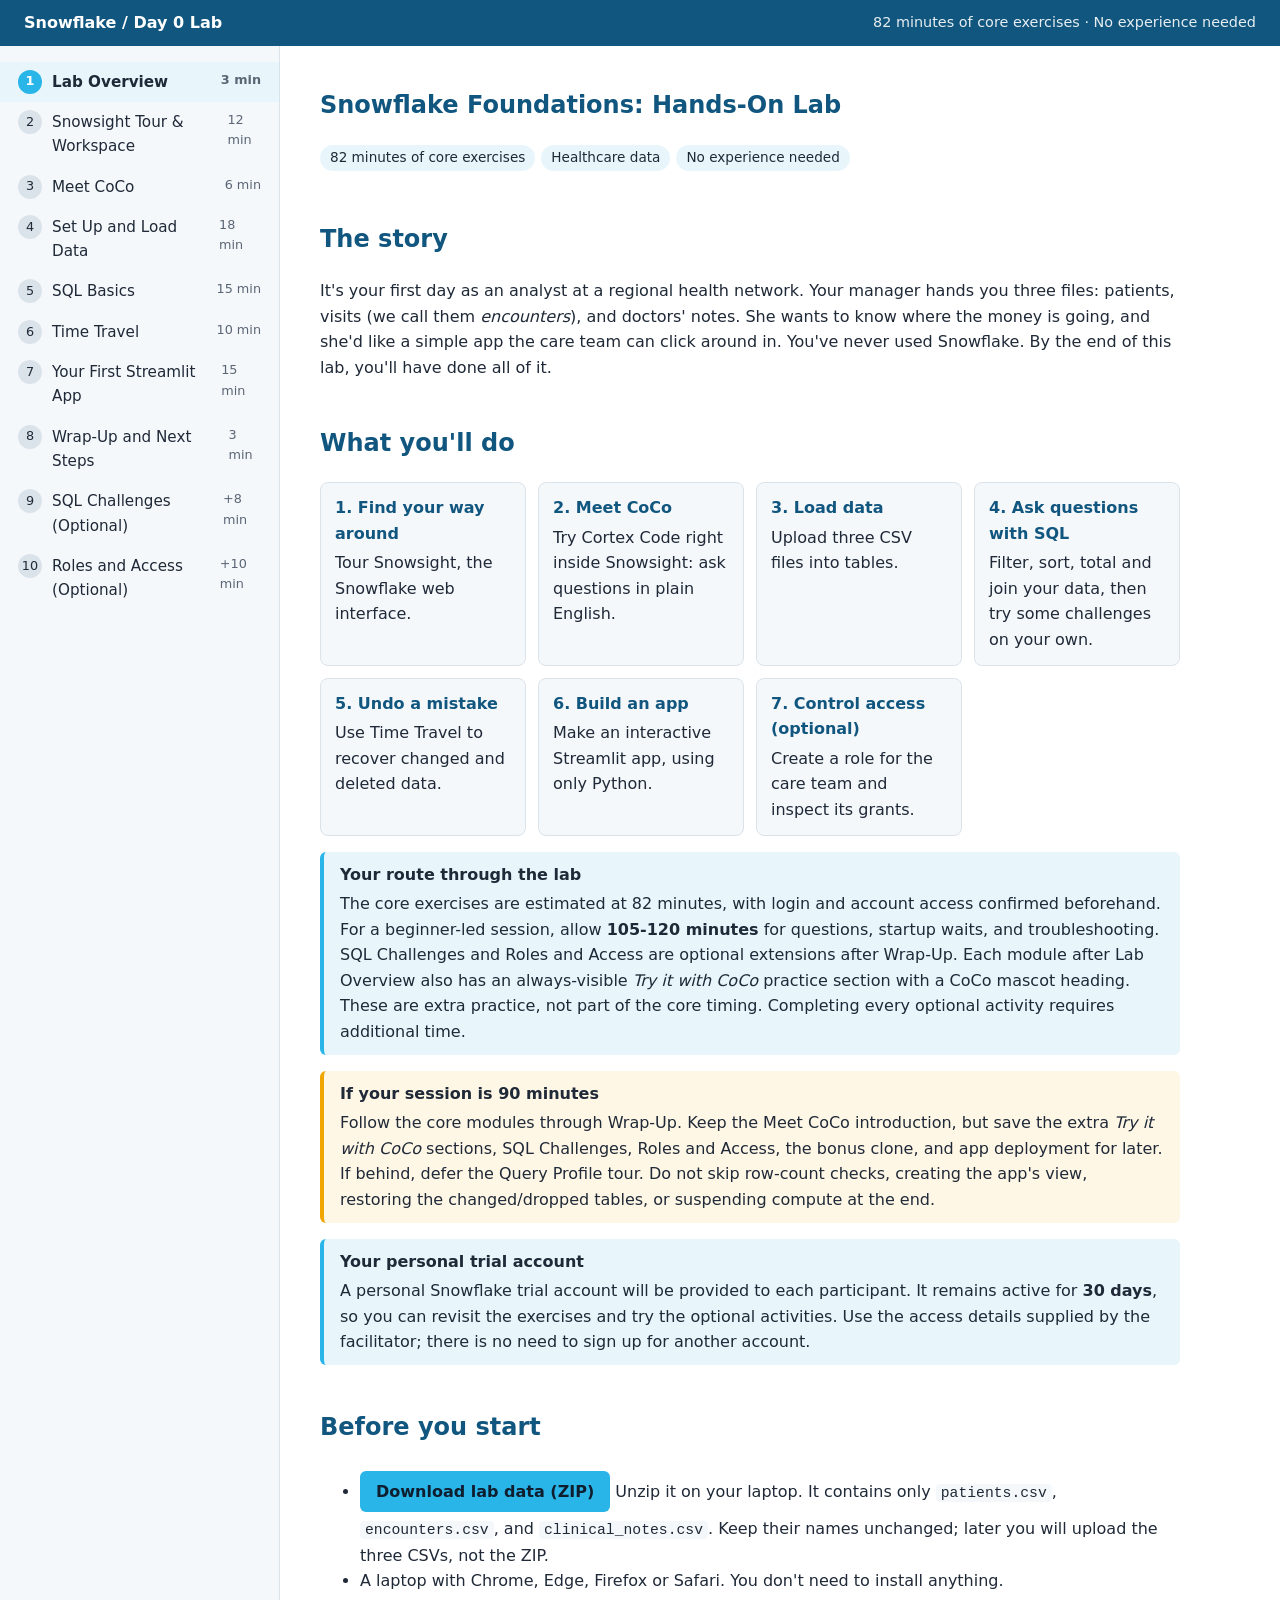
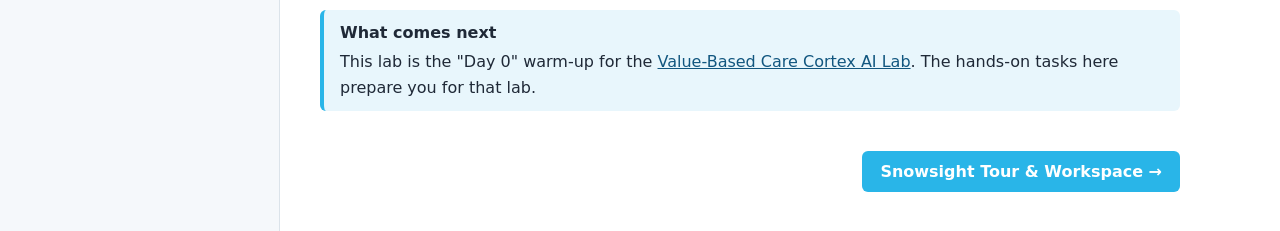
<file: index.html>
<!DOCTYPE html>
<html lang="en">
<head>
  <meta charset="utf-8" />
  <meta name="viewport" content="width=device-width, initial-scale=1" />
  <meta name="snowflake-source" content="cortex-agent-authored" />
  <title>Snowflake Day 0 Lab - Hands-On Snowflake Foundations</title>
  <script type="application/json" id="snowflake-report-metadata">
  {
    "generated": "2026-10-16",
    "intent": "Beginner prerequisite lab (Day 0) for the Value-Based Care Cortex AI Lab",
    "dataSources": [
      { "type": "file", "path": "data/patients.csv", "rows": 500 },
      { "type": "file", "path": "data/encounters.csv", "rows": 5000 },
      { "type": "file", "path": "data/clinical_notes.csv", "rows": 1500 },
      { "type": "file", "path": "data/payer_budget.csv", "rows": 12 },
      { "type": "file", "path": "data/setup.sql" },
      { "type": "file", "path": "explore.sql" },
      { "type": "file", "path": "time_travel.ipynb" },
      { "type": "file", "path": "streamlit/streamlit_app.py" }
    ],
    "producerNotes": "The three core synthetic CSVs are generated by tools/generate_data.py; data/payer_budget.csv is a separately authored fictional 12-row teaching file. tools/build_materials.py builds exact-data recovery SQL, the three-CSV data ZIP, and the fallback materials ZIP. Setup creates an initially suspended LAB_STREAMLIT_POOL with CPU_X64_XS nodes, MIN_NODES=1 and MAX_NODES=2, sets the workshop account Streamlit default pool and the signed-in user's default warehouse, and preserves table data. Streamlit is created and previewed in Workspaces using the container runtime and st.connection; Snowsight generates app configuration. All exercises stay on ACCOUNTADMIN after initial role setup in an isolated workshop account; access exercises inspect grants without role switching. Primary onboarding uses a public Git-connected workspace; the data ZIP is uploaded manually to a database stage after extraction. Core sections total 82 minutes; optional modules and CoCo practice sections are extra. The nine CoCo practice sections, one in each module after Lab Overview, are always visible under h2 headings with a static inline CoCo penguin icon adapted from the desktop mascot artwork. UI steps grounded in linked Snowflake docs; end-to-end Snowsight verification pending.",
    "revisionNotes": "SQL Basics opens the prepopulated root explore.sql; Time Travel opens the SQL-cell workspace notebook time_travel.ipynb and runs one cell at a time, never Run all. Notebook compute uses SYSTEM_COMPUTE_POOL_CPU with a 15-minute idle timeout preset by setup and is suspended after restoration. Meet CoCo practice uses workspace files and fictional inline values before loading tables. Core exercises remain estimated at 82 minutes; allow 105-120 minutes for a beginner session. Load Data includes additional CoCo practice to load payer_budget.csv into DAY0_LAB.HEALTHCARE.PAYER_BUDGET after plan approval in a new chat; existing targets must not be overwritten or appended. The full bundle includes the budget CSV; the data-only ZIP retains three core CSVs. Both guide editions are synchronized by tools/build_guide.py. The full lab, including notebook, Streamlit, and teardown, was rehearsed end-to-end in a lab account; live CoCo payer-budget ingestion still needs facilitator rehearsal.",
    "sections": [{"id":"overview"},{"id":"tour"},{"id":"coco"},{"id":"load"},{"id":"sql"},{"id":"timetravel"},{"id":"streamlit"},{"id":"wrapup"},{"id":"challenges"},{"id":"roles"}]
  }
  </script>
  <link rel="stylesheet" href="assets/styles.css" />
</head>
<body>
  <header class="topbar">
    <button class="menu-btn" type="button">Steps</button>
    <span class="brand">Snowflake / Day 0 Lab</span>
    <span class="meta">82 minutes of core exercises &middot; No experience needed</span>
  </header>

  <div class="layout">
    <nav class="steps" aria-label="Lab steps"><ol></ol></nav>

    <main>

<!-- ============================ 0. OVERVIEW ============================ -->
<section class="step" id="overview" data-title="Lab Overview" data-mins="3">
  <h1>Snowflake Foundations: Hands-On Lab</h1>
  <span class="badge">82 minutes of core exercises</span><span class="badge">Healthcare data</span><span class="badge">No experience needed</span>

  <h2>The story</h2>
  <p>It's your first day as an analyst at a regional health network. Your manager hands you three files:
    patients, visits (we call them <em>encounters</em>), and doctors' notes. She wants to know where the money
    is going, and she'd like a simple app the care team can click around in. You've never used Snowflake.
    By the end of this lab, you'll have done all of it.</p>

  <h2>What you'll do</h2>
  <div class="cards">
    <div class="card"><h3>1. Find your way around</h3>Tour Snowsight, the Snowflake web interface.</div>
    <div class="card"><h3>2. Meet CoCo</h3>Try Cortex Code right inside Snowsight: ask questions in plain English.</div>
    <div class="card"><h3>3. Load data</h3>Upload three CSV files into tables.</div>
    <div class="card"><h3>4. Ask questions with SQL</h3>Filter, sort, total and join your data, then try some challenges on your own.</div>
    <div class="card"><h3>5. Undo a mistake</h3>Use Time Travel to recover changed and deleted data.</div>
    <div class="card"><h3>6. Build an app</h3>Make an interactive Streamlit app, using only Python.</div>
    <div class="card"><h3>7. Control access (optional)</h3>Create a role for the care team and inspect its grants.</div>
  </div>

  <div class="why"><strong>Your route through the lab</strong>The core exercises are estimated at 82 minutes, with login and account access confirmed beforehand. For a beginner-led session, allow <strong>105-120 minutes</strong> for questions, startup waits, and troubleshooting.
    SQL Challenges and Roles and Access are optional extensions after Wrap-Up. Each module after Lab Overview also has an always-visible <em>Try it with CoCo</em> practice section with a CoCo mascot heading. These are extra practice, not part of the core timing.
    Completing every optional activity requires additional time.</div>
  <div class="tip"><strong>If your session is 90 minutes</strong>Follow the core modules through Wrap-Up. Keep the Meet CoCo introduction, but save the extra <em>Try it with CoCo</em> sections, SQL Challenges, Roles and Access, the bonus clone, and app deployment for later. If behind, defer the Query Profile tour. Do not skip row-count checks, creating the app's view, restoring the changed/dropped tables, or suspending compute at the end.</div>
  <div class="why"><strong>Your personal trial account</strong>A personal Snowflake trial account will be provided to each participant.
    It remains active for <strong>30 days</strong>, so you can revisit the exercises and try the optional activities.
    Use the access details supplied by the facilitator; there is no need to sign up for another account.</div>
  <h2>Before you start</h2>
  <ul>
    <li><a class="download-btn" href="snowcamp-data.zip" download>Download lab data (ZIP)</a>
      Unzip it on your laptop. It contains only <code>patients.csv</code>, <code>encounters.csv</code>, and <code>clinical_notes.csv</code>.
      Keep their names unchanged; later you will upload the three CSVs, not the ZIP.</li>
    <li>A laptop with Chrome, Edge, Firefox or Safari. You don't need to install anything.</li>
  </ul>

  <div class="why"><strong>What comes next</strong>
    This lab is the "Day 0" warm-up for the <a href="https://sfc-gh-mwalli.github.io/Cortex-AI-Lab/">Value-Based Care Cortex AI Lab</a>.
    The hands-on tasks here prepare you for that lab.</div>
</section>

<!-- ============================ 1. TRIAL + TOUR ============================ -->
<section class="step" id="tour" data-title="Snowsight Tour & Workspace" data-mins="12">
  <h1>Snowsight Tour &amp; Workspace Creation</h1>

  <h2>1. Sign in to your provided personal trial account</h2>
  <ol>
    <li>Open the personal trial account URL supplied by your facilitator and follow the supplied sign-in instructions. This is your own lab account, active for <strong>30 days</strong>. Do not use a work or production account, and do not create another trial.</li>
    <li>Confirm the organization/account name in the account menu. If you see production data or do not recognize the account, stop and ask your facilitator.</li>
    <li>Bookmark the URL. Keep this guide and Snowsight in separate browser tabs so you can switch between instructions and your work.</li>
    <li><strong>Set your role once:</strong> open your user menu (your name, usually lower left), choose <strong>Switch role → ACCOUNTADMIN</strong>, and leave it selected for the entire lab, including optional exercises. If it is unavailable, stop and ask your facilitator.</li>
  </ol>
  <div class="tip"><strong>Workshop account only</strong>Using <code>ACCOUNTADMIN</code> throughout is a shortcut for this isolated account with fictional data, not a production practice. In production, use task-specific, least-privilege roles. Do not run this lab in a work account.</div>
  <div class="why"><strong>Before the lab session</strong>The facilitator should confirm login, <code>ACCOUNTADMIN</code> access and default-role configuration for new SQL sessions and CoCo, an available warehouse, and CoCo access.
    Account provisioning and AI enablement are prework, not timed exercises. All downloadable records are fictional teaching data, not real patients or a Synthea export.</div>

  <h2>Take a 5-minute tour</h2>
  <p>After you log in you're in <strong>Snowsight</strong>, the Snowflake web interface. Click through each item in the left menu:</p>
  <div class="table-wrap"><table>
    <thead><tr><th>Menu item</th><th>What it's for</th><th>You'll use it in</th></tr></thead>
    <tbody>
      <tr><td><strong>Home</strong></td><td>Recent work and quick actions</td><td>Everywhere</td></tr>
      <tr><td><strong>Projects &rsaquo; Workspaces</strong></td><td>Your personal file system inside Snowflake. This is where you write and run SQL, store Python files, and keep notebooks. Think of it like a project folder in the cloud.</td><td>Throughout the lab</td></tr>
      <tr><td><strong>Projects &rsaquo; Streamlit</strong></td><td>Browse deployed Python data apps; create and edit apps in Workspaces</td><td>Optional app deployment</td></tr>
      <tr><td><strong>Catalog &rsaquo; Database Explorer</strong></td><td>Browse databases, tables and columns, and load files</td><td>Set Up and Load Data</td></tr>
      <tr><td><strong>Monitoring &rsaquo; Query History</strong></td><td>Queries visible to your role, with status and timing</td><td>SQL Basics</td></tr>
      <tr><td><strong>Admin &rsaquo; Warehouses</strong></td><td>The compute engines that run your queries</td><td>Set Up and Load Data</td></tr>
    </tbody>
  </table></div>
  <div class="tip"><strong>Can't find a menu item?</strong>Snowsight's menu changes from time to time. Use the search box at the top of the
    left menu, or look for your username in the bottom-left corner. Clicking it shows your <strong>current role</strong>; keep <code>ACCOUNTADMIN</code> selected for this lab.</div>

  <h2>2. Follow this tour, one stop at a time</h2>
  <ol>
    <li><strong>Catalog → Explorer (or Database Explorer).</strong> Expand a database, then a schema. Notice how tables and views sit inside schemas. You might see <code>SNOWFLAKE</code>; sample data is not required. An empty list can mean your role has no visible objects, not that the account is broken.</li>
    <li><strong>Admin → Warehouses.</strong> Find an available warehouse. Read its name, size and state. <em>Suspended</em> is normal: an auto-resuming warehouse wakes up when needed. Do not resize or resume anything during the tour. We create <code>LAB_WH</code> later.</li>
    <li><strong>Monitoring → Query History.</strong> Filter to your own user if available. This records executed statements, their status and timing; it is not where you edit SQL. An empty history is fine on a new account.</li>
    <li><strong>Projects → Streamlit.</strong> Locate the deployed-app list, but do not create an app here. Later we create and preview our app inside the <code>snowcamp</code> workspace.</li>
    <li><strong>Projects → Workspaces.</strong> This is your home base. Locate the file tree, editor tabs, SQL context selectors, Run control, and Results pane. Next, create a dedicated workspace rather than leaving lab files scattered in My Workspace.</li>
  </ol>
  <div class="tip"><strong>Navigation varies</strong>If Catalog uses the label <em>Explorer</em>, choose it. You can also browse databases inside Workspaces. If you cannot see Warehouses or Query History, ask the facilitator rather than changing account-wide permissions.</div>

  <h2>3. Connect your private <code>snowcamp</code> workspace to Git</h2>
  <p>First allow this lab account to read the public repository. This one-time bootstrap must happen <strong>before</strong> creating the Git workspace.</p>
  <ol>
    <li>In <strong>Projects → Workspaces → My Workspace</strong>, use <strong>+ Add new → SQL File</strong> to create <code>git_bootstrap.sql</code>.</li>
    <li>In your provided lab account only, paste the following SQL and run the entire block: select the <strong>down arrow next to the blue Run (▶) button</strong>, then choose <strong>Run all</strong> (shortcut: <kbd>Ctrl</kbd>+<kbd>Shift</kbd>+<kbd>Enter</kbd>). The blue button by itself runs only the statement under your cursor. If <code>ACCOUNTADMIN</code> is unavailable, ask your facilitator to create the integration; do not request admin access to a production account.</li>
  </ol>
  <figure class="shot"><img src="assets/img/run_all.png" alt="The down arrow next to the blue Run button opens a menu with Run all, shortcut Ctrl+Shift+Enter" loading="lazy" /><figcaption>Use the arrow beside Run, then Run all.</figcaption></figure>
  <div class="code"><pre>USE ROLE ACCOUNTADMIN;

CREATE API INTEGRATION IF NOT EXISTS SNOWCAMP_GIT_INTEGRATION
  API_PROVIDER = git_https_api
  API_ALLOWED_PREFIXES = (
    'https://github.com'
  )
  ENABLED = TRUE;</pre></div>
  <ol start="3">
    <li>The Snowsight user-menu role should still be <code>ACCOUNTADMIN</code>, selected at sign-in. That role controls which integrations the creation dialog can see. The bootstrap sets the SQL session to the same role. Each lab SQL file also starts with <code>USE ROLE ACCOUNTADMIN;</code>, because a workspace file's role picker can default to a different role; that line keeps the same role rather than switching.</li>
    <li>In the Workspaces pane, select the <strong>+</strong> at the top (next to <em>Databases</em>), then choose <strong>Git workspace</strong>. The <strong>Create workspace from Git repository</strong> dialog opens. Do not choose <em>Shared workspace</em>.
      <figure class="shot"><img src="assets/img/git_workspace_menu.png" alt="The plus button in the Workspaces pane opens Create new with Private, Shared, and Git workspace options" loading="lazy" /><figcaption>+ → Git workspace.</figcaption></figure></li>
    <li>Paste the repository URL below. The name auto-fills as <code>snowcamp-0day-lab</code>; <strong>change Workspace name to <code>snowcamp</code></strong> before continuing. Select <strong>API Integration</strong> <code>SNOWCAMP_GIT_INTEGRATION</code>, choose <strong>Public repository</strong> authentication, then select <strong>Create</strong>.</li>
  </ol>
  <div class="code"><pre>https://github.com/sfc-gh-gfuribondo/snowcamp-0day-lab.git</pre></div>
  <figure class="shot"><img src="assets/img/git_dialog.png" alt="Create workspace from Git repository dialog: repository URL pasted, name changed to snowcamp, SNOWCAMP_GIT_INTEGRATION selected, Public repository chosen, then Create" loading="lazy" /><figcaption>What you should see before selecting Create.</figcaption></figure>
  <ol start="6">
    <li>Confirm <strong>snowcamp</strong> is selected and the branch is <code>main</code>. The blue note about public authentication is expected.
      <figure class="shot"><img src="assets/img/git_confirm_branch.png" alt="Workspace selector shows snowcamp, the Changes tab, and branch main" loading="lazy" /><figcaption>Workspace <code>snowcamp</code>, branch <code>main</code>.</figcaption></figure>
      Select the <strong>Files</strong> tab and expand <code>data</code> to find <code>setup.sql</code> and <code>load_data.sql</code>; expand <code>streamlit</code> to find <code>streamlit_app.py</code>.</li>
    <li>Find <code>explore.sql</code> and <code>time_travel.ipynb</code> at the workspace root. They already contain the SQL Basics and Time Travel exercises; do not create blank replacements. Open <code>explore.sql</code> to preview its numbered sections, but wait until after loading data to run them. Each file has its own role picker; if a file shows a different role such as <code>SYSADMIN</code>, the file's first <code>USE ROLE ACCOUNTADMIN;</code> line corrects it when run.</li>
  </ol>
  <div class="tip"><strong>No GitHub sign-in required</strong>The public-repository connection brings code into your private workspace; it cannot push your edits back to the lab repository. You do not need to commit or push during the lab. Download your edited files before your trial expires.</div>
  <details><summary>Fallback: Git connection is unavailable</summary>
    <p>Ask your facilitator first. Download and unzip the <a href="snowcamp-materials.zip" download>full materials bundle</a>. From the workspace header, choose <strong>Create workspace → Private workspace</strong> and name it <code>snowcamp</code>.
      Inside it, use <strong>+ Add new → Upload Files</strong> to upload <code>setup.sql</code>, <code>load_data.sql</code>, <code>explore.sql</code>, <code>time_travel.ipynb</code>, <code>streamlit_app.py</code>, and <code>teardown.sql</code> from the extracted bundle.
      Uploaded files may be at the workspace root rather than in the <code>data/</code> and <code>streamlit/</code> folders used below. The CSV upload and loading steps are unchanged.</p>
  </details>
  <div class="why"><strong>Checkpoint</strong>You can see <code>snowcamp</code>, the lab SQL and Python files, the prepopulated <code>explore.sql</code>, and <code>time_travel.ipynb</code>.
    <strong>Git supplies the code; your downloaded CSVs go onto a database stage; COPY loads table rows.</strong> CSVs visible in the Git workspace are not automatically staged or loaded.</div>
  <p>Reference: <a href="https://docs.snowflake.com/en/user-guide/ui-snowsight/workspaces-git">Git-connected Workspaces guide</a>.</p>
  <div class="coco-practice">
    <h2 class="coco-heading"><svg class="coco-icon" viewBox="0 0 72 80" aria-hidden="true" focusable="false" xmlns="http://www.w3.org/2000/svg"><path fill="#58B2E2" d="M22 8h35v14h7v14h7v14h-7v14H15V50H8V36h7V22h7Z"/><path fill="#FBF6E9" d="M29 36h21v20H29Z"/><path fill="#37364A" d="M29 16h7v6h-7Zm14 0h7v6h-7Z"/><path fill="#E09146" d="M36 22h7v14h-7ZM22 50h7v22H18v-7h4Zm28 0h7v15h4v7H50Z"/></svg><span>Try it with CoCo</span></h2>
    <p><strong>Open CoCo</strong> from the CoCo icon in the bottom-right corner of Snowsight. The next module covers CoCo in more detail; copy the prompt below with the copy button and paste it into the chat.</p>
    <div class="code"><pre>I created a private Git-connected workspace called snowcamp. Explain the difference between its code files and objects in a database schema. Explain why a CSV visible in the Git workspace is not automatically loaded. Describe where setup.sql, an uploaded CSV, and the resulting table belong. Do not create or change anything.</pre></div>
    <p><strong>Success check:</strong>Point to your workspace file list, then locate Database Explorer without confusing the two.</p>
  </div>
</section>

<!-- ============================ 2. COCO ============================ -->
<section class="step" id="coco" data-title="Meet CoCo" data-mins="6">
  <h1>Meet CoCo: Your AI Assistant in Snowsight</h1>
  <p><strong>Cortex Code</strong> (CoCo) is an AI assistant built into Snowsight. You can ask it questions in plain English
    and it can write SQL, explain results, suggest fixes, and help you learn.</p>
  <div class="tip"><strong>Check access before the workshop</strong>
    Use your provided personal trial account. The facilitator should confirm the required database roles,
    AI feature access, cross-region inference, and non-zero daily credit limit before the lab.
    If CoCo is unavailable, ask the facilitator to check this account; do not create another trial or add payment details as a troubleshooting step.
    If unavailable, follow the copyable SQL examples and watch the facilitator demonstrate CoCo.
    See <a href="https://docs.snowflake.com/en/user-guide/cortex-code/cortex-code-snowsight">CoCo access requirements</a>.</div>

  <h2>1. Open CoCo</h2>
  <ol>
    <li>Look for the <strong>CoCo icon</strong> in the bottom-right corner of Snowsight.</li>
    <li>Click it to open the CoCo chat panel.</li>
  </ol>
  <div class="why"><strong>Why this matters</strong>
    You don't need to memorize SQL syntax. CoCo can write queries for you, explain what they do, and help when you get stuck.
    It's especially useful when you're learning, because you can ask "why" and get an answer in plain language.</div>

  <h2>2. Ask it something</h2>
  <p>Try typing one of these into the CoCo chat:</p>
  <ul>
    <li><code>What databases exist in my account?</code></li>
    <li><code>Explain the SQL for creating a warehouse called LAB_WH. Do not execute it.</code></li>
    <li><code>What's the difference between a database and a schema?</code></li>
  </ul>
  <p>CoCo can provide SQL, explanations, and suggested file edits. Review suggested changes before applying them. Copy generated SQL into your Workspace SQL file when you want to run it yourself.</p>

  <h2>3. Use it throughout the lab</h2>
  <p>Keep CoCo open alongside your Workspace as you work. Include relevant code, error messages, and fully qualified table names in your prompts:</p>
  <div class="table-wrap"><table>
    <thead><tr><th>When you're in</th><th>Try asking CoCo</th></tr></thead>
    <tbody>
      <tr><td>A SQL file (SQL Basics)</td><td><code>Explain this query</code> or <code>Why am I getting this error?</code></td></tr>
      <tr><td>The query profile (SQL Basics)</td><td><code>Why is this query slow?</code></td></tr>
      <tr><td>A Streamlit app (Streamlit)</td><td><code>Add a pie chart showing cost by payer</code></td></tr>
      <tr><td>Anywhere</td><td><code>Write a query that shows the top 10 patients by total cost</code></td></tr>
    </tbody>
  </table></div>

  <div class="tip"><strong>Good to know</strong>
    CoCo can execute multi-step tasks, not just suggest SQL. It starts with your default role, which the facilitator should configure as <code>ACCOUNTADMIN</code> in this workshop account. The user menu, SQL files, and CoCo have separate contexts; setting one is not a global role change. Lab SQL files fix their own role with a first <code>USE ROLE ACCOUNTADMIN;</code> line, so a file showing <code>SYSADMIN</code> is expected. If the user menu or CoCo shows a different role, stop and ask the facilitator to correct the initial setup rather than switching roles during the exercises.
    For this introduction, keep the chat read-only (steps below) and ask for explanations or draft SQL.
    Review generated queries and suggested edits; AI output can be incorrect.</div>

  <div class="coco-practice">
    <h2 class="coco-heading"><svg class="coco-icon" viewBox="0 0 72 80" aria-hidden="true" focusable="false" xmlns="http://www.w3.org/2000/svg"><path fill="#58B2E2" d="M22 8h35v14h7v14h7v14h-7v14H15V50H8V36h7V22h7Z"/><path fill="#FBF6E9" d="M29 36h21v20H29Z"/><path fill="#37364A" d="M29 16h7v6h-7Zm14 0h7v6h-7Z"/><path fill="#E09146" d="M36 22h7v14h-7ZM22 50h7v22H18v-7h4Zm28 0h7v15h4v7H50Z"/></svg><span>Try it with CoCo</span></h2>
    <p><strong>Try one now; no loaded tables required.</strong>First make this chat read-only: in the CoCo panel select <strong>+</strong>, then <strong>Restrict this chat → Read-only</strong>. Open the named file when a prompt asks about it. If CoCo cannot see it, attach the file or select its text as context rather than accepting a guessed answer.</p>
    <figure class="shot"><img src="assets/img/restricted_coco.gif" alt="Animation: in the CoCo panel, select plus, Restrict this chat, then Read-only" loading="lazy" /><figcaption>+ → Restrict this chat → Read-only.</figcaption></figure>
    <h3>1. Get a map of your new workspace</h3>
    <div class="code"><pre>I just connected the snowcamp lab repository. Inspect its file list, without running code or changing files. Give me a five-step route from setup to a working app, naming the files I will open. Explain why seeing patients.csv in this workspace does not mean PATIENTS is loaded. If you cannot see the files, tell me what context to attach. Keep it under 150 words.</pre></div>
    <p><strong>Success check:</strong>Find the named files in your workspace and explain the separate stage-upload step.</p>
    <h3>2. Predict what setup will do</h3>
    <p>Open <code>data/setup.sql</code> first.</p>
    <div class="code"><pre>Read data/setup.sql without executing it. Explain which compute resource runs SQL and which runs the Python app. Identify the statements that change account or user defaults, and tell me what rerunning this script changes versus leaves alone. Does running it load any patients? End with one question for me to answer before I run setup.</pre></div>
    <p><strong>Success check:</strong>Identify <code>LAB_WH</code>, <code>LAB_STREAMLIT_POOL</code>, the default-setting statements, and the fact that setup leaves the tables empty on a first run.</p>
    <h3>3. Solve a tiny healthcare puzzle</h3>
    <div class="code"><pre>We have three fictional visits: patient P1 costs $100, patient P1 costs $200, and patient P2 costs $300. Ask me to predict the visit count, distinct patient count, total cost, and average cost per patient. Wait for my answer. Then explain it and draft one Snowflake SELECT using VALUES so I can try it without loading files or creating tables. Do not execute SQL or change anything.</pre></div>
    <p><strong>Success check:</strong>Explain why three visits are not three patients. Review the generated SQL; running it yourself is optional and needs an available warehouse.</p>
  </div>
</section>

<!-- ============================ 3. SETUP + LOAD ============================ -->
<section class="step" id="load" data-title="Set Up and Load Data" data-mins="18">
  <h1>Set Up and Load Data</h1>

  <h2>1. Run setup.sql in the snowcamp workspace</h2>
  <ol>
    <li>Return to <strong>Projects → Workspaces → snowcamp</strong>. If missing, complete <a href="#tour">the required workspace creation step</a> first.</li>
    <li>Open <code>data/setup.sql</code> in your Git-connected workspace. The file's role picker may show <code>SYSADMIN</code>; that is fine because the script starts with <code>USE ROLE ACCOUNTADMIN;</code>.</li>
    <li>Use the dropdown next to <strong>Run → Run all</strong>. The script creates lab infrastructure, sets the account's default Streamlit compute pool to <code>LAB_STREAMLIT_POOL</code>, and sets your user's default warehouse to <code>LAB_WH</code>. It also pre-selects a 15-minute idle timeout for new notebook services. It does not load data or erase existing rows. The same code is shown below.</li>
    <li>After it finishes, check the SQL context bar, the row of selectors above the editor, which should read <code>ACCOUNTADMIN · LAB_WH · DAY0_LAB · HEALTHCARE</code>. Inspect the compute-pool result for <code>LAB_STREAMLIT_POOL</code> and the parameter result for the same default pool. The last result should list three tables.
      <figure class="shot"><img src="assets/img/sql_bar_check.gif" alt="Animation: checking the role, warehouse, database and schema selectors above the SQL editor" loading="lazy" /><figcaption>Where to check role, warehouse, database and schema.</figcaption></figure></li>
  </ol>
  <div class="tip"><strong>Workshop account only</strong>This setup changes an account-wide Streamlit default and your user's default warehouse. Run it only in your provided personal lab account. Rerunning reapplies those defaults; existing objects are not replaced. If any statement fails, stop and ask the facilitator rather than changing roles or bypassing account restrictions.</div>

  <p class="code-caption"><strong>For reference: contents of <code>data/setup.sql</code>.</strong> This is the same code you just ran with Run all; you do not need to run it again.</p>
  <div class="code"><pre>-- Fix this file's role (its picker can default to SYSADMIN)
USE ROLE ACCOUNTADMIN;

-- 1. A small compute engine that pauses itself after 60 idle seconds
CREATE WAREHOUSE IF NOT EXISTS LAB_WH
  WAREHOUSE_SIZE = 'XSMALL'
  AUTO_SUSPEND = 60
  AUTO_RESUME = TRUE
  INITIALLY_SUSPENDED = TRUE;

-- 2. Small CPU nodes for Streamlit; preview plus optional deployment
CREATE COMPUTE POOL IF NOT EXISTS LAB_STREAMLIT_POOL
  MIN_NODES = 1
  MAX_NODES = 2
  INSTANCE_FAMILY = CPU_X64_XS
  AUTO_RESUME = TRUE
  INITIALLY_SUSPENDED = TRUE
  AUTO_SUSPEND_SECS = 60;

-- Workshop account only: default pool for new Streamlit apps
ALTER ACCOUNT SET DEFAULT_STREAMLIT_COMPUTE_POOL = 'LAB_STREAMLIT_POOL';
-- With no user name, ALTER USER changes your own default warehouse
ALTER USER SET DEFAULT_WAREHOUSE = 'LAB_WH';
-- Workshop account only: 15-minute default idle timeout for notebook services
ALTER ACCOUNT SET NOTEBOOK_VNEXT_IDLE_TIMEOUT_OPTIONS_MINUTES = '15,30,60';

-- 3. A database and schema (the "folders")
CREATE DATABASE IF NOT EXISTS DAY0_LAB;
CREATE SCHEMA IF NOT EXISTS DAY0_LAB.HEALTHCARE;

USE WAREHOUSE LAB_WH;
USE SCHEMA DAY0_LAB.HEALTHCARE;

-- 4. A database stage for files, plus a reusable CSV format
CREATE STAGE IF NOT EXISTS LAB_DATA
  ENCRYPTION = (TYPE = 'SNOWFLAKE_SSE') DIRECTORY = (ENABLE = TRUE);
CREATE FILE FORMAT IF NOT EXISTS LAB_CSV
  TYPE = CSV SKIP_HEADER = 1 FIELD_OPTIONALLY_ENCLOSED_BY = '"';

-- 5. Empty tables: rerunning setup does not replace existing rows
CREATE TABLE IF NOT EXISTS PATIENTS (
  PATIENT_ID VARCHAR, FIRST_NAME VARCHAR, LAST_NAME VARCHAR, BIRTHDATE DATE,
  GENDER VARCHAR, RACE VARCHAR, CITY VARCHAR, COUNTY VARCHAR, STATE VARCHAR,
  INCOME NUMBER(10,0), PAYER VARCHAR, PRIMARY_CONDITION VARCHAR
);

CREATE TABLE IF NOT EXISTS ENCOUNTERS (
  ENCOUNTER_ID VARCHAR, PATIENT_ID VARCHAR, START_TS TIMESTAMP_NTZ, STOP_TS TIMESTAMP_NTZ,
  ENCOUNTER_CLASS VARCHAR, DESCRIPTION VARCHAR, TOTAL_COST NUMBER(12,2), PAYER_COVERAGE NUMBER(12,2)
);

CREATE TABLE IF NOT EXISTS CLINICAL_NOTES (
  NOTE_ID VARCHAR, PATIENT_ID VARCHAR, ENCOUNTER_ID VARCHAR,
  NOTE_DATE DATE, NOTE_TYPE VARCHAR, NOTE_TEXT VARCHAR
);

DESCRIBE COMPUTE POOL LAB_STREAMLIT_POOL;
SHOW PARAMETERS LIKE 'DEFAULT_STREAMLIT_COMPUTE_POOL' IN ACCOUNT;
SHOW TABLES IN SCHEMA DAY0_LAB.HEALTHCARE;</pre></div>
  <div class="why"><strong>What just happened?</strong>You created <code>LAB_WH</code> for SQL queries and <code>LAB_STREAMLIT_POOL</code> for the Python app, plus <code>DAY0_LAB.HEALTHCARE</code>, a file stage, a CSV format, and three tables. The stage holds files; the tables hold queryable rows.</div>
  <div class="tip"><strong>The pool can stay suspended for now</strong>On a fresh run, expect <code>SUSPENDED</code> with zero active nodes. It starts automatically when you run the app; first startup can take a few minutes. The two-node maximum leaves room for the private preview and optional deployed app. Its 60-second auto-suspend applies only when no services or jobs are active, not when nobody clicks the app. If the pool already existed, review its settings with the facilitator because <code>IF NOT EXISTS</code> does not update them.</div>
  <p>Reference: <a href="https://docs.snowflake.com/en/sql-reference/sql/create-compute-pool">CREATE COMPUTE POOL</a> and <a href="https://docs.snowflake.com/en/developer-guide/snowpark-container-services/working-with-compute-pool">Streamlit default compute pools</a>.</p>

  <h2>2. Upload CSVs to the database stage, not the workspace</h2>
  <p><a class="download-btn" href="snowcamp-data.zip" download>Download lab data (ZIP)</a></p>
  <p>If you already downloaded it, use that copy. Unzip <code>snowcamp-data.zip</code> on your laptop and locate the three CSV files. <strong>Upload the extracted CSVs, not the ZIP or its containing folder.</strong></p>
  <ol>
    <li>Keep the Snowsight user-menu role at <code>ACCOUNTADMIN</code>. Open <strong>Catalog → Database Explorer → DAY0_LAB → HEALTHCARE → Stages → LAB_DATA</strong>, then use the upload button at the top right of the stage page.</li>
    <li>Select all three downloaded files: <code>patients.csv</code>, <code>encounters.csv</code>, and <code>clinical_notes.csv</code>. Keep the filenames unchanged.</li>
    <li>Confirm the dialog targets <code>DAY0_LAB.HEALTHCARE.LAB_DATA</code>. Leave the optional path blank so files land at the stage root.</li>
    <li>Select <strong>Upload</strong> and wait for completion. This stores files; it does not load table rows yet.</li>
  </ol>
  <figure class="shot"><img src="assets/img/upload_data_to_stage.gif" alt="Animation: opening the LAB_DATA stage in Database Explorer and uploading the three CSV files" loading="lazy" /><figcaption>Uploading the three CSVs to the LAB_DATA stage.</figcaption></figure>
  <ol start="5">
    <li>Return to <strong>snowcamp</strong> and open <code>data/load_data.sql</code>. Run the context statements and <code>LIST</code> first. Expect exactly the three CSV filenames.</li>
  </ol>
  <p>Alternative: <strong>Ingestion → Add Data → Load files into a Stage</strong>, if that page loads in your account.
    See <a href="https://docs.snowflake.com/en/user-guide/data-load-local-file-system-stage-ui">staging files using Snowsight</a>.</p>
  <h2>3. Load the staged files into tables</h2>
  <p>Run the rest of <code>data/load_data.sql</code>, or copy this block. Read each COPY result: <strong>LOADED</strong>, expected row count, and <strong>0 errors</strong>.</p>
  <div class="code"><pre>USE ROLE ACCOUNTADMIN;
USE WAREHOUSE LAB_WH;
USE SCHEMA DAY0_LAB.HEALTHCARE;
LIST @LAB_DATA;

COPY INTO PATIENTS FROM @LAB_DATA
  FILES = ('patients.csv') FILE_FORMAT = (FORMAT_NAME = 'LAB_CSV')
  ON_ERROR = 'ABORT_STATEMENT';
COPY INTO ENCOUNTERS FROM @LAB_DATA
  FILES = ('encounters.csv') FILE_FORMAT = (FORMAT_NAME = 'LAB_CSV')
  ON_ERROR = 'ABORT_STATEMENT';
COPY INTO CLINICAL_NOTES FROM @LAB_DATA
  FILES = ('clinical_notes.csv') FILE_FORMAT = (FORMAT_NAME = 'LAB_CSV')
  ON_ERROR = 'ABORT_STATEMENT';</pre></div>
  <div class="why"><strong>Retry without duplicates</strong>COPY normally skips unchanged files it already loaded. If one upload failed, correct it and rerun <code>load_data.sql</code>; do not add <code>FORCE=TRUE</code>. An already-loaded file being skipped is normal.</div>
  <div class="tip"><strong>If you see this error</strong>
    <em>"Number of columns in file does not match"</em> or <em>"Numeric value 'PATIENT_ID' is not recognized"</em>: the header row is
    being parsed incorrectly. Check that the file is the original CSV and the COPY uses <code>LAB_CSV</code> from setup. It skips the header and handles quoted commas in notes. A missing-file error usually means an altered filename or a nonempty upload path; compare with <code>LIST @LAB_DATA</code>.</div>

  <h2>Check your work</h2>
  <div class="code"><pre>SELECT 'PATIENTS' AS table_name, COUNT(*) AS row_count FROM PATIENTS
UNION ALL SELECT 'ENCOUNTERS', COUNT(*) FROM ENCOUNTERS
UNION ALL SELECT 'CLINICAL_NOTES', COUNT(*) FROM CLINICAL_NOTES;</pre></div>
  <p>You should see <strong>500</strong>, <strong>5,000</strong> and <strong>1,500</strong>.</p>
  <details><summary>Recovery only: uploads remain blocked or counts are wrong</summary>
    <p>Ask the facilitator first. Open <code>data/fallback_data.sql</code> in your Git-connected workspace. If using the manual-upload fallback, download <a href="data/fallback_data.sql" download>fallback_data.sql</a> and upload it into <code>snowcamp</code>.
      It <strong>replaces all rows in the three lab tables</strong> with the exact downloaded dataset; it does not append to partial loads. It must not be used on customized or production tables.</p>
    <p>Run setup first, then run the entire recovery file. Its transaction rolls back all three replacements if a load fails; stop and review the error rather than continuing. After success, verify 500 / 5,000 / 1,500 rows and continue to SQL Basics. Do not combine recovery with another CSV load.</p>
  </details>
  <div class="coco-practice">
    <h2 class="coco-heading"><svg class="coco-icon" viewBox="0 0 72 80" aria-hidden="true" focusable="false" xmlns="http://www.w3.org/2000/svg"><path fill="#58B2E2" d="M22 8h35v14h7v14h7v14h-7v14H15V50H8V36h7V22h7Z"/><path fill="#FBF6E9" d="M29 36h21v20H29Z"/><path fill="#37364A" d="M29 16h7v6h-7Zm14 0h7v6h-7Z"/><path fill="#E09146" d="M36 22h7v14h-7ZM22 50h7v22H18v-7h4Zm28 0h7v15h4v7H50Z"/></svg><span>Try it with CoCo</span></h2>
    <h3>Load a small payer budget with CoCo</h3>
    <p><strong>Additional practice, after the three core tables are loaded.</strong>Open <code>data/payer_budget.csv</code> in your <code>snowcamp</code> workspace. It contains 12 fictional budget records: four months and three plan types. These illustrative amounts are not healthcare benchmarks and are not tied to the encounter dataset.</p>
    <p>If the file is missing, <a href="data/payer_budget.csv" download>download payer_budget.csv</a> and upload it to your workspace. It is also in the full materials bundle, but deliberately not in the three-CSV data ZIP. Use its actual workspace path in the prompt if uploaded at the root.</p>
    <ol>
      <li><mark><strong>Start a new CoCo chat</strong></mark> from the CoCo panel, and do not restrict it. Your earlier chat is read-only, so it cannot load data, and that restriction cannot be removed within the same chat. Keep <code>ACCOUNTADMIN</code> selected in your provided workshop account; retain tool approval prompts rather than bypassing them.</li>
      <li>Send the prompt below. Review the proposed columns, source file, destination, and loading method before approving any writes. If CoCo cannot read the workspace CSV or load it with the available tools, stop and ask the facilitator; do not invent rows or add credentials.</li>
      <li>After reviewing the plan, reply: <em>Proceed with the reviewed plan in this workshop account.</em> Approve only the explained actions. If the target table already exists, stop and review it with the facilitator instead of replacing it or loading again.</li>
    </ol>
    <div class="code"><pre>Load data/payer_budget.csv from this workspace into DAY0_LAB.HEALTHCARE.PAYER_BUDGET using LAB_WH. Keep ACCOUNTADMIN selected in this provided workshop account. First read the actual CSV, inspect whether the target exists, propose column types, and explain your loading method and every object you would create or change. Wait for my approval before creating or loading anything. If the table already exists, stop; do not overwrite it or append duplicate rows. Do not change PATIENTS, ENCOUNTERS, CLINICAL_NOTES, account defaults, or permissions. If you cannot access the file or load it with your available tools, explain the blocker; do not invent data or request credentials. After the approved load, verify the row count, check for duplicate BUDGET_MONTH and PLAN_TYPE combinations, total BUDGETED_CLAIMS_USD, and show five rows ordered by BUDGET_MONTH and PLAN_TYPE.</pre></div>
    <p><strong>Success check:</strong><code>DAY0_LAB.HEALTHCARE.PAYER_BUDGET</code> contains exactly <strong>12 rows</strong>, no duplicate month/plan pairs, and <strong>$1,980,000.00</strong> in total budgeted claims. Compare the five displayed rows with the CSV. The original 500 / 5,000 / 1,500 counts must remain unchanged.</p>
    <div class="tip"><strong>Facilitator rehearsal required</strong>Verify this workspace-file loading path in the provided demo account before delivery. If unavailable, skip this additional exercise; SQL Basics and Streamlit do not depend on PAYER_BUDGET. The core recovery script resets only the original three tables, not this budget table.</div>
    <h3>Check the core loading results</h3>
    <p>Use your earlier read-only chat, or start another chat and apply a read-only restriction, for this check.</p>
    <div class="code"><pre>Draft read-only SQL for DAY0_LAB.HEALTHCARE to check that PATIENTS has 500 rows, ENCOUNTERS has 5000, and CLINICAL_NOTES has 1500. Also check for duplicate PATIENT_ID values in PATIENTS and encounters with no matching patient. Do not execute or modify data.</pre></div>
    <p><strong>Success check:</strong>Run the reviewed queries yourself: expected counts, zero duplicate patient IDs, and zero orphan encounters.</p>
  </div>
</section>

<!-- ============================ 4. SQL ============================ -->
<section class="step" id="sql" data-title="SQL Basics" data-mins="15">
  <h1>SQL Basics</h1>
  <h2>Before you begin: open the prepopulated SQL file</h2>
  <p><code>explore.sql</code> is included at the repository root with all the SQL below, in the same numbered order. <strong>No copying and pasting is needed.</strong></p>
  <ol>
    <li>Open <strong>Projects → Workspaces</strong> and select your <strong>snowcamp</strong> workspace.</li>
    <li>Open <code>explore.sql</code>. If it is missing from an older workspace, <a href="explore.sql" download>download explore.sql</a> and upload it with <strong>+ Add new → Upload Files</strong>. Preserve any existing personal practice file under a different name before uploading; do not overwrite your own work.</li>
    <li>Select and run section <strong>0. Set the context</strong>, then run sections 1-6 one at a time. Use the selected-statement Run control rather than Run all, and inspect each result. Section 6 creates the view needed by the app.</li>
  </ol>
  <p>Each SQL file can have a different context, so run section 0 even if you already ran setup in another file. Keep <code>ACCOUNTADMIN</code> selected. The code below is a reading reference; run the matching section already in <code>explore.sql</code>. You can add your own practice at the bottom; no Git commit or push is needed.</p>
  <div class="code"><pre>USE ROLE ACCOUNTADMIN;
USE WAREHOUSE LAB_WH;
USE SCHEMA DAY0_LAB.HEALTHCARE;</pre></div>

  <h2>1. Look at some rows</h2>
  <div class="code"><pre>SELECT * FROM PATIENTS LIMIT 10;</pre></div>
  <p><code>*</code> means "every column". <code>LIMIT</code> keeps the result small. Use it whenever you're exploring a table.</p>

  <h2>2. Filter and sort</h2>
  <div class="code"><pre>SELECT FIRST_NAME, LAST_NAME, CITY, PAYER
FROM PATIENTS
WHERE CITY = 'Boston'
  AND PAYER = 'Medicare'
ORDER BY LAST_NAME;</pre></div>
  <div class="tip"><strong>Watch out</strong>Text inside quotes is case-sensitive: <code>'boston'</code> won't match <code>'Boston'</code>.
    Unquoted column and table names are case-insensitive; double-quoted identifiers preserve case.</div>

  <h2>3. Count and total with GROUP BY</h2>
  <div class="code"><pre>SELECT ENCOUNTER_CLASS,
       COUNT(*)                  AS encounters,
       ROUND(AVG(TOTAL_COST), 2) AS avg_cost,
       SUM(TOTAL_COST)           AS total_cost
FROM ENCOUNTERS
GROUP BY ENCOUNTER_CLASS
ORDER BY total_cost DESC;</pre></div>
  <p>Which kind of visit costs the most in total? Inpatient visits are rare but expensive.</p>
  <div class="why"><strong>Read the result</strong>The first row has the highest <code>TOTAL_COST</code>. Compare its encounter count with the other rows: does the most frequent visit type also cost the most in total? You will chart this breakdown in the Streamlit module.</div>

  <h2>4. Combine tables with JOIN</h2>
  <p>Encounters only store a <code>PATIENT_ID</code>. To see costs by city or insurer, you join to <code>PATIENTS</code>:</p>
  <div class="code"><pre>SELECT p.PAYER,
       COUNT(*)                                  AS encounters,
       SUM(e.TOTAL_COST)                         AS total_cost,
       SUM(e.TOTAL_COST - e.PAYER_COVERAGE)      AS patient_out_of_pocket
FROM ENCOUNTERS e
JOIN PATIENTS p ON p.PATIENT_ID = e.PATIENT_ID
GROUP BY p.PAYER
ORDER BY patient_out_of_pocket DESC;</pre></div>
  <p><code>e</code> and <code>p</code> are short nicknames (aliases) for the tables.</p>

  <h2>5. Work with dates</h2>
  <div class="code"><pre>SELECT DATE_TRUNC('month', START_TS) AS month,
       COUNT(*)                     AS encounters
FROM ENCOUNTERS
WHERE ENCOUNTER_CLASS = 'emergency'
GROUP BY month
ORDER BY month;</pre></div>
  <p>Read the results in month order. Find a month with more emergency visits than the previous month. This exercise uses the result table; no chart control is required.</p>

  <h2>6. Save a query as a view</h2>
  <p>A <strong>view</strong> is a saved query that behaves like a table. Your app in the <a href="#streamlit">Streamlit section</a> will read from this view.</p>
  <div class="code"><pre>CREATE OR REPLACE VIEW ENCOUNTER_SUMMARY AS
SELECT e.ENCOUNTER_ID,
       e.PATIENT_ID,
       p.CITY,
       p.PAYER,
       DATEDIFF('year', p.BIRTHDATE, e.START_TS::DATE)
         - IFF(DATEADD('year', DATEDIFF('year', p.BIRTHDATE, e.START_TS::DATE),
                       p.BIRTHDATE) &gt; e.START_TS::DATE, 1, 0) AS AGE_AT_VISIT,
       e.ENCOUNTER_CLASS,
       e.START_TS::DATE                          AS VISIT_DATE,
       e.TOTAL_COST,
       e.PAYER_COVERAGE,
       e.TOTAL_COST - e.PAYER_COVERAGE           AS OUT_OF_POCKET
FROM ENCOUNTERS e
JOIN PATIENTS p ON p.PATIENT_ID = e.PATIENT_ID;

SELECT * FROM ENCOUNTER_SUMMARY LIMIT 10;</pre></div>

  <h2>7. Peek under the hood</h2>
  <p>Go to <strong>Monitoring &rsaquo; Query History</strong> and click one of your queries. Open the <strong>Query Profile</strong> tab
    to see each step Snowflake took and how long it took. When a query is slow, this is the first place to look.</p>
  <div class="coco-practice">
    <h2 class="coco-heading"><svg class="coco-icon" viewBox="0 0 72 80" aria-hidden="true" focusable="false" xmlns="http://www.w3.org/2000/svg"><path fill="#58B2E2" d="M22 8h35v14h7v14h7v14h-7v14H15V50H8V36h7V22h7Z"/><path fill="#FBF6E9" d="M29 36h21v20H29Z"/><path fill="#37364A" d="M29 16h7v6h-7Zm14 0h7v6h-7Z"/><path fill="#E09146" d="M36 22h7v14h-7ZM22 50h7v22H18v-7h4Zm28 0h7v15h4v7H50Z"/></svg><span>Try it with CoCo</span></h2>
    <div class="code"><pre>Using DAY0_LAB.HEALTHCARE.ENCOUNTER_SUMMARY, draft a SELECT showing encounter count, distinct patients, total cost and cost per patient by CITY. Sort by cost per patient descending. Explain the denominator and protect against division by zero. Do not execute it or change any objects.</pre></div>
    <p><strong>Success check:</strong>Compare one city with a filtered query. More encounters must not be counted as more distinct patients.</p>
  </div>
</section>

<!-- ============================ 4b. CHALLENGES ============================ -->
<section class="step" id="challenges" data-title="SQL Challenges (Optional)" data-mins="8" data-optional="true">
  <h1>SQL Challenges</h1>
  <p>Now it's your turn. Try each question on your own first, then click <strong>Show answer</strong> to compare.
    There's usually more than one correct way to write it.</p>

  <h2>1. How many patients are in each city?</h2>
  <p>Hint: <code>GROUP BY</code>, like the encounter query in SQL Basics.</p>
  <details><summary>Show answer</summary>
  <div class="code"><pre>SELECT CITY, COUNT(*) AS patients
FROM PATIENTS
GROUP BY CITY
ORDER BY patients DESC;</pre></div>
  </details>

  <h2>2. Which 5 patients had the most emergency visits?</h2>
  <p>Hint: join <code>ENCOUNTERS</code> to <code>PATIENTS</code>, filter with <code>WHERE</code>, and finish with <code>LIMIT 5</code>.</p>
  <details><summary>Show answer</summary>
  <div class="code"><pre>SELECT p.PATIENT_ID, p.FIRST_NAME, p.LAST_NAME, COUNT(*) AS er_visits
FROM ENCOUNTERS e
JOIN PATIENTS p ON p.PATIENT_ID = e.PATIENT_ID
WHERE e.ENCOUNTER_CLASS = 'emergency'
GROUP BY p.PATIENT_ID, p.FIRST_NAME, p.LAST_NAME
ORDER BY er_visits DESC, p.PATIENT_ID
LIMIT 5;</pre></div>
  </details>

  <h2>3. What is the average cost per visit for each primary condition?</h2>
  <p>Hint: <code>PRIMARY_CONDITION</code> is on <code>PATIENTS</code>, and costs are on <code>ENCOUNTERS</code>.</p>
  <details><summary>Show answer</summary>
  <div class="code"><pre>SELECT p.PRIMARY_CONDITION,
       COUNT(*)                    AS encounters,
       ROUND(AVG(e.TOTAL_COST), 2) AS avg_cost
FROM ENCOUNTERS e
JOIN PATIENTS p ON p.PATIENT_ID = e.PATIENT_ID
GROUP BY p.PRIMARY_CONDITION
ORDER BY avg_cost DESC;</pre></div>
  </details>

  <h2>4. Which payers cover patients aged 65 and over?</h2>
  <p>Hint: the <code>ENCOUNTER_SUMMARY</code> view already has an <code>AGE_AT_VISIT</code> column. To count unique patients, use <code>COUNT(DISTINCT ...)</code>.</p>
  <details><summary>Show answer</summary>
  <div class="code"><pre>SELECT PAYER, COUNT(DISTINCT PATIENT_ID) AS patients_65_plus
FROM ENCOUNTER_SUMMARY
WHERE AGE_AT_VISIT &gt;= 65
GROUP BY PAYER
ORDER BY patients_65_plus DESC;</pre></div>
  </details>

  <h2>5. How many clinical notes mention "shortness of breath"?</h2>
  <p>Hint: <code>ILIKE</code> searches text without caring about upper or lower case. <code>%</code> means "anything".</p>
  <details><summary>Show answer</summary>
  <div class="code"><pre>SELECT COUNT(*) AS notes
FROM CLINICAL_NOTES
WHERE NOTE_TEXT ILIKE '%shortness of breath%';</pre></div>
  </details>
  <div class="why"><strong>Why this matters</strong>Challenge 5 searches for exact words. In the Cortex AI Lab, Cortex Search finds notes by
    <em>meaning</em> instead, so a search for "trouble breathing" can find "shortness of breath".</div>
  <div class="coco-practice">
    <h2 class="coco-heading"><svg class="coco-icon" viewBox="0 0 72 80" aria-hidden="true" focusable="false" xmlns="http://www.w3.org/2000/svg"><path fill="#58B2E2" d="M22 8h35v14h7v14h7v14h-7v14H15V50H8V36h7V22h7Z"/><path fill="#FBF6E9" d="M29 36h21v20H29Z"/><path fill="#37364A" d="M29 16h7v6h-7Zm14 0h7v6h-7Z"/><path fill="#E09146" d="M36 22h7v14h-7ZM22 50h7v22H18v-7h4Zm28 0h7v15h4v7H50Z"/></svg><span>Try it with CoCo</span></h2>
    <div class="code"><pre>I will paste my emergency-visit ranking query next. Review it without running it. Does it count visits per patient rather than per name? Check join keys, grouping, ties and LIMIT. Explain any correction before showing revised SQL.</pre></div>
    <p><strong>Success check:</strong>Paste your answer after this prompt; the review should preserve PATIENT_ID as the patient identity.</p>
  </div>
</section>

<!-- ============================ 5. TIME TRAVEL ============================ -->
<section class="step" id="timetravel" data-title="Time Travel" data-mins="10">
  <h1>Time Travel: Undo Your Mistakes</h1>
  <p>Open the supplied <code>time_travel.ipynb</code> notebook. It contains the explanations, SQL cells, and recovery checkpoints; no code needs to be copied from this page. Snowflake keeps historical data within the table's retention period, normally one day for these lab tables.</p>
  <h2>1. Open and connect the notebook</h2>
  <ol>
    <li>In <strong>Projects → Workspaces → snowcamp</strong>, open <code>time_travel.ipynb</code> at the workspace root. If missing, <a href="time_travel.ipynb" download>download the Time Travel notebook</a> and upload it with <strong>+ Add new → Upload Files</strong>.</li>
    <li>Confirm the notebook picker shows <code>ACCOUNTADMIN</code> and select <code>LAB_WH</code> as its query warehouse. If it shows a different role, select <code>ACCOUNTADMIN</code> in that picker; if it is not offered, ask the facilitator.</li>
    <li>Select <strong>Connect</strong>. In the <strong>Connect your notebook</strong> dialog, keep the suggested service name and check the summary: <code>SYSTEM_COMPUTE_POOL_CPU</code> with a <strong>15 minutes</strong> idle timeout (expand <strong>Service settings</strong> to change it if needed). Then select <strong>Create and connect</strong>. First startup can take a few minutes. Notebook compute is separate from the SQL warehouse; the facilitator must verify <code>NOTEBOOK</code> workloads are allowed. Do not assume the Streamlit pool's configuration is suitable or create extra pools to bypass a restriction.</li>
    <li>Use <strong>Run this cell only</strong> (Cmd+Enter on Mac, Ctrl+Enter on Windows) for each SQL cell, top to bottom, <strong>once each</strong>. Running a cell twice or out of order can change the results you compare later. The SQL and fully qualified table names are already present.</li>
  </ol>
  <div class="tip"><strong>Do not use Run all</strong>The notebook intentionally changes data, drops a table, and demonstrates an error. Run each cell separately and read its checkpoint. Keep the same notebook session through restoration; do not restart or suspend compute halfway through.</div>
  <h2>2. Follow the notebook sections</h2>
  <ol>
    <li><strong>Check the starting data:</strong> verify 500 patients, 5,000 encounters, and 1,500 notes. Save the original ten-city counts outside the notebook output.</li>
    <li><strong>Create the safety copy:</strong> run the first-run clone cell. If <code>PATIENTS_BEFORE_EXERCISE</code> already exists, <strong>stop before the UPDATE</strong>. Do not rename, replace, or drop it. Have the facilitator verify the clone and follow the notebook's rerun instructions.</li>
    <li><strong>Save the time, then make a mistake:</strong> run the timestamp cell before the UPDATE. The next result shows all 500 patients in Boston.</li>
    <li><strong>Look at the past and restore:</strong> query the saved timestamp, restore the rows, and compare the city counts with the original.</li>
    <li><strong>Bring back a dropped table:</strong> run DROP, then the separate SELECT cell. That SELECT should fail. Run the UNDROP cell directly afterward, not Run all above, and confirm 1,500 notes again.</li>
  </ol>
  <div class="why"><strong>Checkpoint</strong>The original city counts are restored and <code>DAY0_LAB.HEALTHCARE.CLINICAL_NOTES</code> has 1,500 rows. Complete both checks before moving on. The sandbox clone is optional; skip the notebook's recovery-only cells on the normal path.</div>
  <div class="tip"><strong>If the timestamp is lost</strong>Do not capture a new timestamp after the mistake. The notebook includes a recovery-only section using the verified original safety clone. If the clone is missing or uncertain, stop and ask the facilitator. The separate exact-data fallback resets all three lab tables.</div>
  <h2>3. Suspend notebook compute after recovery</h2>
  <p>After both tables are restored, open <strong>Connected</strong>, hover over your notebook service, and select <strong>Suspend</strong> (pause icon). This clears session variables. Closing a browser tab alone does not stop notebook compute. Then continue to Streamlit. Export results as HTML if you want to keep them; outputs are not stored in the notebook file.</p>
  <p>Reference: <a href="https://docs.snowflake.com/en/user-guide/ui-snowsight/notebooks-in-workspaces/notebooks-in-workspaces-edit-run">Run notebook cells</a> and <a href="https://docs.snowflake.com/en/user-guide/ui-snowsight/notebooks-in-workspaces/notebooks-in-workspaces-compute-setup">notebook compute setup</a>.</p>
  <div class="coco-practice">
    <h2 class="coco-heading"><svg class="coco-icon" viewBox="0 0 72 80" aria-hidden="true" focusable="false" xmlns="http://www.w3.org/2000/svg"><path fill="#58B2E2" d="M22 8h35v14h7v14h7v14h-7v14H15V50H8V36h7V22h7Z"/><path fill="#FBF6E9" d="M29 36h21v20H29Z"/><path fill="#37364A" d="M29 16h7v6h-7Zm14 0h7v6h-7Z"/><path fill="#E09146" d="M36 22h7v14h-7ZM22 50h7v22H18v-7h4Zm28 0h7v15h4v7H50Z"/></svg><span>Try it with CoCo</span></h2>
    <div class="code"><pre>Explain a few practical examples of how I might use Snowflake Time Travel in my role as a financial planning and reporting professional for a health insurance payer. For each example, describe the business problem and how Time Travel could help. Use plain language and fictional examples. Explain the retention limits and why Time Travel is not a long-term reporting archive. Do not query or change any data.</pre></div>
    <p><strong>Success check:</strong>Choose one example relevant to your work and explain how Time Travel could help, including whether the needed history would still be within retention.</p>
  </div>
</section>

<!-- ============================ 6. STREAMLIT ============================ -->
<section class="step" id="streamlit" data-title="Your First Streamlit App" data-mins="15">
  <h1>Your First Streamlit App</h1>
  <p><strong>Streamlit</strong> turns a short Python script into an interactive web app. In Snowflake, the app runs right next to your data,
    so there are no servers, passwords or files to move.</p>

  <h2>1. Create the app inside your workspace</h2>
  <ol>
    <li>Open <strong>Projects → Workspaces → snowcamp</strong>. Leave <code>ACCOUNTADMIN</code> selected for the entire exercise.</li>
    <li>Select <strong>+ Add new → Streamlit App</strong> and enter folder name <code>encounter_explorer</code> when prompted. Snowflake creates the app folder with <code>streamlit_app.py</code>, <code>pyproject.toml</code>, <code>snowflake.yml</code>, and <code>.streamlit/config.toml</code>. Use the newly created folder for your app, not the repository's reference <code>streamlit</code> folder.</li>
    <li>Open the generated <code>streamlit_app.py</code>. Open the app's settings from the gear/settings control in the app's project pane and verify the query warehouse is <code>LAB_WH</code> (select it if not). The settings show <strong>Targets</strong> and <strong>Network</strong> tabs; an error dot on the auto-created deploy target is expected before deployment and can be ignored. Setup configured <code>LAB_STREAMLIT_POOL</code> as the account's default compute pool. Select <strong>Save settings</strong> if you changed anything. The app runs on a <strong>container runtime</strong>; the warehouse runs its SQL queries.
      <figure class="shot"><img src="assets/img/streamlit_app_settings.png" alt="App settings dialog, Targets tab: Preview in workspace with compute pool LAB_STREAMLIT_POOL and query warehouse LAB_WH" loading="lazy" /><figcaption>Compute pool <code>LAB_STREAMLIT_POOL</code>, query warehouse <code>LAB_WH</code>.</figcaption></figure></li>
    <li>Select <strong>Run</strong> to preview the starter app. This is your private development app; no database or schema selection is needed until deployment.</li>
  </ol>
  <div class="tip"><strong>Before this module</strong>Complete setup, including creation of <code>LAB_STREAMLIT_POOL</code>, its default-pool setting, and your <code>LAB_WH</code> default warehouse. The facilitator must verify Streamlit workloads are allowed and the pool can start in the workshop region. If the Streamlit option is missing or the preview cannot start, stop and ask the facilitator; do not switch roles or create extra compute pools to work around it.</div>
  <div class="why"><strong>Two kinds of compute</strong><code>LAB_STREAMLIT_POOL</code> runs Python; <code>LAB_WH</code> runs database queries. Both can incur charges. The warehouse's 60-second auto-suspend does not stop the compute pool, and a running app keeps its pool active. Workspace compute nodes are released after three hours of inactivity; follow the pool-suspension step in Wrap-Up when finished.</div>

  <h2>2. Replace the starter code</h2>
  <p>Inside the <strong>new app folder</strong>, replace the sample in <code>streamlit_app.py</code> with the code below, then select <strong>Run</strong>. Keep the generated configuration files; do not paste Python into them.</p>
  <p>The repository's <code>streamlit/streamlit_app.py</code> is a completed reference copy, including notes search. For this exercise, build incrementally with the two blocks below. Use the runtime's pre-installed packages; do not add or pin dependencies for this lab.</p>
  <div class="code"><pre>import streamlit as st

st.title("Encounter Explorer")
st.caption("Synthetic teaching data | DAY0_LAB.HEALTHCARE.ENCOUNTER_SUMMARY")

conn = st.connection("snowflake")  # Snowflake supplies the credentials

# Cache the view for 60 seconds, then apply sidebar filters locally.
df = conn.query("SELECT * FROM DAY0_LAB.HEALTHCARE.ENCOUNTER_SUMMARY", ttl=60)

# Sidebar filters
cities = st.sidebar.multiselect("City", sorted(df["CITY"].unique()))
payers = st.sidebar.multiselect("Payer", sorted(df["PAYER"].unique()))
if cities:
    df = df[df["CITY"].isin(cities)]
if payers:
    df = df[df["PAYER"].isin(payers)]

# Headline numbers
c1, c2, c3 = st.columns(3)
c1.metric("Encounters", f"{len(df):,}")
c2.metric("Patients", f"{df['PATIENT_ID'].nunique():,}")
c3.metric("Total cost", f"${df['TOTAL_COST'].sum():,.0f}")

st.subheader("Total cost by encounter class")
st.bar_chart(df.groupby("ENCOUNTER_CLASS")["TOTAL_COST"].sum())

st.subheader("Most expensive encounters")
st.dataframe(df.sort_values("TOTAL_COST", ascending=False).head(20), width="stretch")</pre></div>

  <h2>3. Play with it</h2>
  <ul>
    <li>Pick a city or two in the sidebar. The numbers and the chart update right away.</li>
    <li>Try a change yourself: replace <code>"ENCOUNTER_CLASS"</code> in the <code>bar_chart</code> line with <code>"PAYER"</code>, then click <strong>Run</strong>.</li>
  </ul>

  <h2>4. Add a clinical notes search</h2>
  <p>Paste this at the <strong>bottom</strong> of your code and click <strong>Run</strong>:</p>
  <div class="code"><pre>st.subheader("Search clinical notes")
term = st.text_input("Find notes containing", "shortness of breath")
if term:
    notes = conn.query(
        """SELECT NOTE_DATE, PATIENT_ID, NOTE_TEXT
           FROM DAY0_LAB.HEALTHCARE.CLINICAL_NOTES
           WHERE NOTE_TEXT ILIKE ?
           ORDER BY NOTE_DATE DESC
           LIMIT 50""",
        params=[f"%{term}%"],
        ttl=60,
    )
    st.write(f"Showing {len(notes)} matching notes (maximum 50; not a total count)")
    st.dataframe(notes, width="stretch")</pre></div>
  <p>Type different words, such as <code>fatigue</code> or <code>refer to specialist</code>. Submit the text input with Enter to rerun the script with the new value.</p>
  <div class="tip"><strong>Good habit</strong>The <code>?</code> and <code>params=</code> pass the user's text to Snowflake as a value,
    not as part of the SQL. That stops someone from typing something that changes your query. Never paste user input straight into a SQL string.</div>
  <div class="why"><strong>How this works</strong><code>st.connection("snowflake")</code> uses the platform-provided connection; no password or secrets file is needed. Queries use fully qualified object names and cache results for 60 seconds. The development preview is private. If deployed with the default owner's-rights model, the app uses its owner role (<code>ACCOUNTADMIN</code> in this isolated lab), not each viewer's table privileges. Use a dedicated least-privilege owner role in production.</div>
  <h2>5. Preview now; deploy only if needed</h2>
  <p>The core lab is complete with the private workspace preview. <strong>Run</strong> previews your edits; it does not publish them. There is no need to commit or push to Git.</p>
  <details><summary>Optional: deploy a Streamlit object from the workspace</summary>
    <ol>
      <li>Select <strong>Deploy</strong> in the app's project pane. Set the app title to <code>Encounter Explorer</code> and the location to <code>DAY0_LAB.HEALTHCARE</code>.</li>
      <li>Confirm <code>LAB_STREAMLIT_POOL</code> as the compute pool and <code>LAB_WH</code> as the query warehouse. The pool allows up to two nodes for the preview and deployed app. Do not add external access integrations or additional sharing roles for this lab. Leave <code>ACCOUNTADMIN</code> as the owner role.</li>
      <li>Select <strong>Deploy</strong>. This creates the deployed Streamlit object; it is separate from your development preview. Access follows the object's grants.</li>
      <li>After future code edits, use <strong>Run</strong> to check them privately, then <strong>Deploy</strong> again only when you want to update the deployed app. Editing workspace code alone does not update that app.</li>
    </ol>
  </details>
  <p>Reference: <a href="https://docs.snowflake.com/en/developer-guide/streamlit/streamlit-in-workspaces/streamlit-in-workspaces-create-run">Create and run a Streamlit app in a workspace</a>.</p>
  <div class="tip"><strong>If you see this error</strong>
    <em>"Object 'ENCOUNTER_SUMMARY' does not exist or not authorized"</em>: go back to SQL Basics, step 6, and create the view.
    Confirm the view was created in <code>DAY0_LAB.HEALTHCARE</code> and the app uses <code>LAB_WH</code>. A workspace preview has no deployment location yet. For a compute-pool or default-warehouse error, ask the facilitator to check the prerequisites above.</div>
  <div class="coco-practice">
    <h2 class="coco-heading"><svg class="coco-icon" viewBox="0 0 72 80" aria-hidden="true" focusable="false" xmlns="http://www.w3.org/2000/svg"><path fill="#58B2E2" d="M22 8h35v14h7v14h7v14h-7v14H15V50H8V36h7V22h7Z"/><path fill="#FBF6E9" d="M29 36h21v20H29Z"/><path fill="#37364A" d="M29 16h7v6h-7Zm14 0h7v6h-7Z"/><path fill="#E09146" d="M36 22h7v14h-7ZM22 50h7v22H18v-7h4Zm28 0h7v15h4v7H50Z"/></svg><span>Try it with CoCo</span></h2>
    <div class="code"><pre>I will paste my Encounter Explorer Python code next. Suggest a minimal edit that adds an encounter-class filter alongside City and Payer. Apply all filters consistently to the encounter metrics, chart and table, and explain the empty-results case. Use container-runtime Streamlit in Snowflake inside a workspace with st.connection("snowflake"). Return code for review; do not deploy, share, or modify database objects.</pre></div>
    <p><strong>Success check:</strong>Paste the code after the prompt, review the proposed edit, then apply it yourself. A single class should produce one chart category. The separate notes search is not filtered by encounter widgets.</p>
  </div>
</section>

<!-- ============================ 6b. ROLES ============================ -->
<section class="step" id="roles" data-title="Roles and Access (Optional)" data-mins="10" data-optional="true">
  <h1>Roles and Access</h1>
  <p><strong>Optional extension (10 minutes).</strong>Finish the core lab first. The care team should query the encounter view, but not patient names or birthdates.
    Stay on <code>ACCOUNTADMIN</code>. Open a separate <code>access.sql</code> file to keep these examples organized; this exercise creates and inspects grants without changing your active role.</p>

  <h2>1. Create a care-team role</h2>
  <div class="code"><pre>CREATE ROLE IF NOT EXISTS CARE_TEAM;
GRANT ROLE CARE_TEAM TO ROLE ACCOUNTADMIN;</pre></div>
  <p>This places the teaching role under the lab administrator. It does not activate <code>CARE_TEAM</code> or change your session role.</p>

  <h2>2. Grant only what's needed</h2>
  <div class="code"><pre>GRANT USAGE  ON WAREHOUSE LAB_WH                        TO ROLE CARE_TEAM;
GRANT USAGE  ON DATABASE  DAY0_LAB                      TO ROLE CARE_TEAM;
GRANT USAGE  ON SCHEMA    DAY0_LAB.HEALTHCARE           TO ROLE CARE_TEAM;
GRANT SELECT ON VIEW      DAY0_LAB.HEALTHCARE.ENCOUNTER_SUMMARY TO ROLE CARE_TEAM;</pre></div>
  <div class="why"><strong>Why so many grants?</strong>To read a view, a role needs access at every level: the warehouse to run the query,
    plus the database, the schema and the view itself. These statements grant no direct access to <code>PATIENTS</code> or <code>CLINICAL_NOTES</code>.
    The view excludes names and birthdates, but includes identifiers and encounter details; it is not anonymized.</div>

  <h2>3. Inspect the grants without switching roles</h2>
  <div class="code"><pre>SHOW GRANTS TO ROLE CARE_TEAM;
SHOW GRANTS OF ROLE CARE_TEAM;
SELECT CURRENT_ROLE();</pre></div>
  <p>In the first result, find the warehouse, database and schema USAGE grants and the SELECT grant on <code>ENCOUNTER_SUMMARY</code>. The second shows that <code>CARE_TEAM</code> was granted to <code>ACCOUNTADMIN</code>. The final result should still be <code>ACCOUNTADMIN</code>.</p>
  <div class="tip"><strong>Inspecting is not an access-denial test</strong>Queries you run as <code>ACCOUNTADMIN</code> use administrator privileges, not just the grants on <code>CARE_TEAM</code>. We do not run permission-denial tests in this single-role lab. Existing grants, inherited roles, and PUBLIC privileges can affect effective access; review unexpected grants with the facilitator.</div>

  <h2>4. Review sharing before granting app access</h2>
  <ol>
    <li>Leave <code>ACCOUNTADMIN</code> selected. If you deployed the optional Streamlit object, open <strong>Projects → Streamlit → Encounter Explorer → Share</strong> to inspect its controls without adding recipients. If you only ran the workspace preview, keep it private and review the following scenario instead; deployment is not required.</li>
    <li>The app includes individual encounters and clinical notes. A role that can only query the summary view directly could still see notes through this owner-rights app. Keep it private unless the intended audience is authorized for every displayed field.</li>
  </ol>
  <div class="tip"><strong>Good to know</strong>A deployed app using the default owner's-rights connection runs with its <em>owner's</em> permissions, which for this lab is <code>ACCOUNTADMIN</code>.
    Anyone you share it with can see the app's displayed data even without direct table grants. Use a dedicated least-privilege owner role for production apps.
    The files in this lab are synthetic, but the same sharing decision matters for real data.</div>

  <div class="coco-practice">
    <h2 class="coco-heading"><svg class="coco-icon" viewBox="0 0 72 80" aria-hidden="true" focusable="false" xmlns="http://www.w3.org/2000/svg"><path fill="#58B2E2" d="M22 8h35v14h7v14h7v14h-7v14H15V50H8V36h7V22h7Z"/><path fill="#FBF6E9" d="M29 36h21v20H29Z"/><path fill="#37364A" d="M29 16h7v6h-7Zm14 0h7v6h-7Z"/><path fill="#E09146" d="M36 22h7v14h-7ZM22 50h7v22H18v-7h4Zm28 0h7v15h4v7H50Z"/></svg><span>Try it with CoCo</span></h2>
    <div class="code"><pre>A CARE_TEAM role can SELECT only DAY0_LAB.HEALTHCARE.ENCOUNTER_SUMMARY, not PATIENTS or CLINICAL_NOTES. A deployed container-runtime Streamlit app using owner's rights and owned by ACCOUNTADMIN queries both the summary and CLINICAL_NOTES. Explain why sharing that app could expose notes. Suggest a safer display design. Do not grant privileges, share the app, switch roles, or change anything.</pre></div>
    <p><strong>Success check:</strong>Explain the difference between querying a table directly and viewing data through an owner-rights app.</p>
  </div>
</section>

<!-- ============================ 7. WRAP UP ============================ -->
<section class="step" id="wrapup" data-title="Wrap-Up and Next Steps" data-mins="3">
  <h1>Wrap-Up and Next Steps</h1>

  <h2>Here's what you built</h2>
  <ul class="checklist">
    <li>Your private <code>snowcamp</code> workspace with prepopulated SQL, a Time Travel notebook, and Python app files</li>
    <li>A virtual warehouse, <code>LAB_WH</code>, that pauses itself when idle</li>
    <li>A compute pool, <code>LAB_STREAMLIT_POOL</code>, for your Streamlit app's Python code</li>
    <li>A database and schema, <code>DAY0_LAB.HEALTHCARE</code></li>
    <li>A database stage <code>LAB_DATA</code>, three loaded tables, and the <code>ENCOUNTER_SUMMARY</code> view</li>
    <li>A changed table and a dropped table, both recovered with Time Travel</li>
    <li>An interactive Streamlit app, <code>Encounter Explorer</code>, with a notes search</li>
    <li>Optional next: extra SQL challenges and the <code>CARE_TEAM</code> access exercise</li>
  </ul>

  <h2>Glossary</h2>
  <div class="table-wrap"><table>
    <tbody>
      <tr><th>Snowsight</th><td>The Snowflake web interface</td></tr>
      <tr><th>Virtual warehouse</th><td>Compute that runs your queries. It's billed in credits while running and stores no data.</td></tr>
      <tr><th>Credit</th><td>The unit Snowflake uses to bill compute. Rates vary by service, warehouse type and generation.</td></tr>
      <tr><th>Database / schema</th><td>Containers that organize tables and views</td></tr>
      <tr><th>Role</th><td>A named set of permissions; a session has one primary role and can activate secondary roles.</td></tr>
      <tr><th>View</th><td>A saved query you can select from like a table</td></tr>
      <tr><th>Time Travel</th><td>Querying or restoring earlier versions of your data</td></tr>
      <tr><th>Zero-copy clone</th><td>An instant copy that shares storage with the original until either one changes</td></tr>
      <tr><th>Streamlit</th><td>A Python framework for data apps, which runs inside Snowflake</td></tr>
    </tbody>
  </table></div>

  <h2>Your next 30 days</h2>
  <p>Your provided personal trial account stays active for <strong>30 days</strong>. Use that time to revisit
    the <em>Try it with CoCo</em> sections, complete the optional SQL and access exercises, and refine your app.</p>
  <ul>
    <li>Confirm the exact account expiration time with your facilitator.</li>
    <li>Before access expires, download your edited SQL, notebook, and Python files from <code>snowcamp</code>. Include your generated Streamlit app folder and its configuration files, not just the repository's reference Python file. Export notebook results as HTML separately if you want to keep them.</li>
    <li>Keep <code>snowcamp-data.zip</code> and your downloaded work on your laptop. If you used the full materials fallback, keep that ZIP too. Do not rely on continued access to the account, app, or workspace after the 30-day trial ends.</li>
  </ul>
  <h2>Keep costs low</h2>
  <p>Confirm the Time Travel notebook service is suspended using its <strong>Connected</strong> menu. It may use a different compute pool from Streamlit, and closing its tab is not enough. Its 15-minute idle timeout also suspends it automatically.</p>
  <p>When finished, close the app preview and any deployed-app tabs, then suspend the lab compute pool from a SQL file. This pauses apps on this dedicated lab pool without deleting their code or data:</p>
  <div class="code"><pre>ALTER COMPUTE POOL LAB_STREAMLIT_POOL SUSPEND;</pre></div>
  <p>The pool is configured to auto-resume when used again, so reopening an app can restart it. Suspending <code>LAB_WH</code> alone does not suspend the pool. Your warehouse also pauses after 60 idle seconds; if it is still running, you can pause it now:</p>
  <div class="code"><pre>ALTER WAREHOUSE LAB_WH SUSPEND;</pre></div>
  <details><summary>Optional: remove everything the lab created</summary>
    <p>Only when you are completely finished, and only in your provided workshop account. First download any work you want to keep, and close app and notebook tabs. Then open <code>data/teardown.sql</code> in <code>snowcamp</code> (or <a href="data/teardown.sql" download>download teardown.sql</a>) and run the entire file with <code>ACCOUNTADMIN</code> still selected.</p>
    <p>It <strong>permanently drops</strong> <code>DAY0_LAB</code> (all tables, the view, stage files, and any deployed app), <code>CARE_TEAM</code>, <code>LAB_STREAMLIT_POOL</code>, <code>LAB_WH</code>, <code>SNOWCAMP_GIT_INTEGRATION</code>, and <strong>all of your notebook services</strong> in this account, and clears the Streamlit pool, warehouse, and notebook-timeout defaults set by setup. Afterward the <code>snowcamp</code> workspace can no longer sync from Git; delete it manually from the workspace menu: <strong>More options → Delete</strong>.</p>
  </details>

  <h2>Next course: Cortex AI Lab</h2>
  <p>This is a <strong>skills prerequisite, not a shared-data continuation</strong> of the
    <a href="https://sfc-gh-mwalli.github.io/Cortex-AI-Lab/">Value-Based Care Cortex AI Lab</a>.
    Our three small, independently generated teaching tables are not the Synthea dataset used there.</p>
  <ul>
    <li>Use the provided personal trial account during its 30-day trial if your facilitator confirms it supports the AI course. Confirm AI prerequisites before starting; do not create another trial just to continue.</li>
    <li>Follow the AI lab's own setup: its workspace is <code>snowday</code>, its working schema is <code>VBC_LAB.CARE_ANALYTICS</code>, and its structured data is in <code>SYNTHEA.SILVER</code>.</li>
    <li>Download that lab's clinical notes and notebook. Do not substitute our CSVs or skip its data setup. It uses additional tables and different fields, such as <code>TOTAL_CLAIM_COST</code> rather than our <code>TOTAL_COST</code>.</li>
    <li>The AI lab includes Marketplace setup. This Day 0 lab does not require Marketplace.</li>
  </ul>
  <div class="why"><strong>Final checkpoint</strong>You can explain where code, staged files, tables, and compute live; run a query; restore an accidental change; and operate your first app. The next course adds semantic views, search services and agents.</div>
  <div class="coco-practice">
    <h2 class="coco-heading"><svg class="coco-icon" viewBox="0 0 72 80" aria-hidden="true" focusable="false" xmlns="http://www.w3.org/2000/svg"><path fill="#58B2E2" d="M22 8h35v14h7v14h7v14h-7v14H15V50H8V36h7V22h7Z"/><path fill="#FBF6E9" d="M29 36h21v20H29Z"/><path fill="#37364A" d="M29 16h7v6h-7Zm14 0h7v6h-7Z"/><path fill="#E09146" d="M36 22h7v14h-7ZM22 50h7v22H18v-7h4Zm28 0h7v15h4v7H50Z"/></svg><span>Try it with CoCo</span></h2>
    <div class="code"><pre>Quiz me on the difference between a private workspace, a database schema, an internal stage, a table, a view, a virtual warehouse, and a compute pool. Include how Run previews a Streamlit app privately while Deploy publishes a separate app object. Ask one question at a time and explain my mistakes. Finish by explaining why a simplified Day 0 dataset cannot replace the separate Synthea setup for the Cortex AI Lab. Do not create, change, or delete any objects.</pre></div>
    <p><strong>Success check:</strong>Answer without copying definitions and explain which setup steps the next course still needs.</p>
  </div>
</section>

    </main>
  </div>

  <script src="assets/app.js"></script>
</body>
</html>
</file>
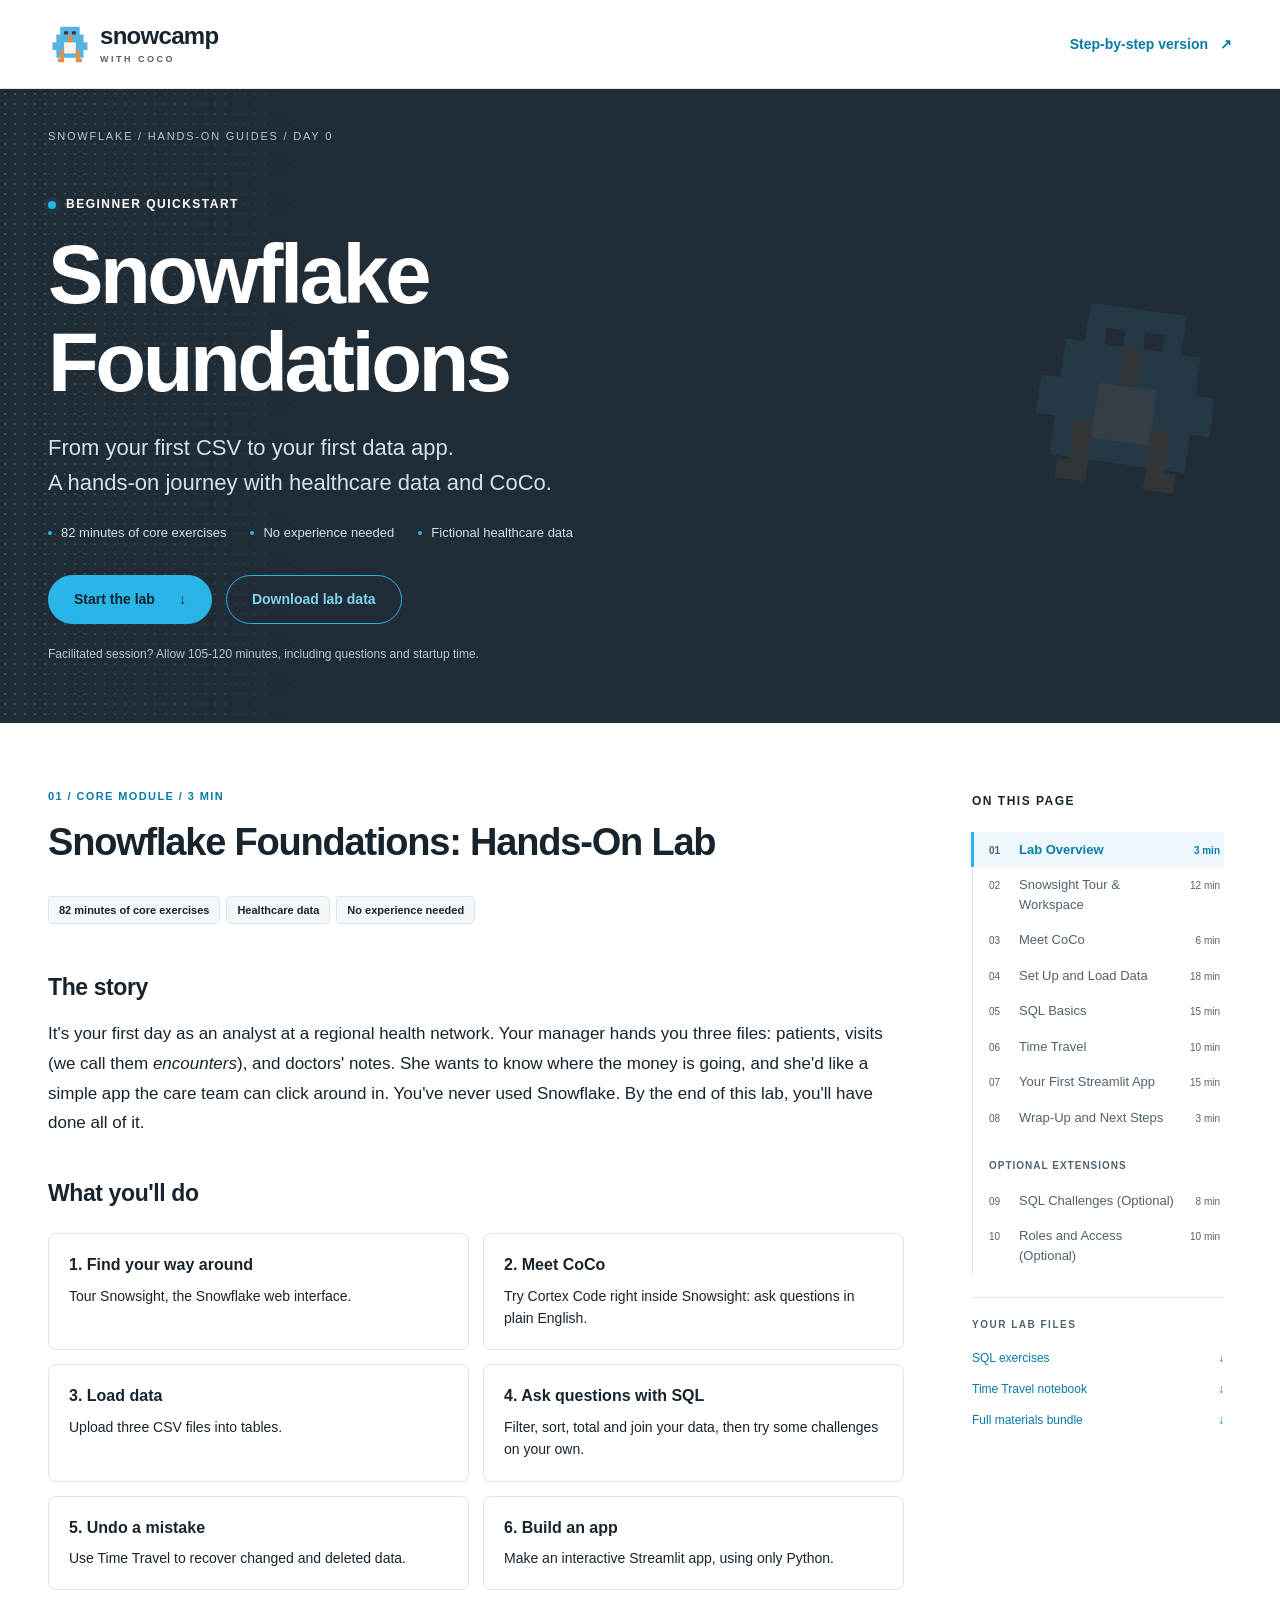
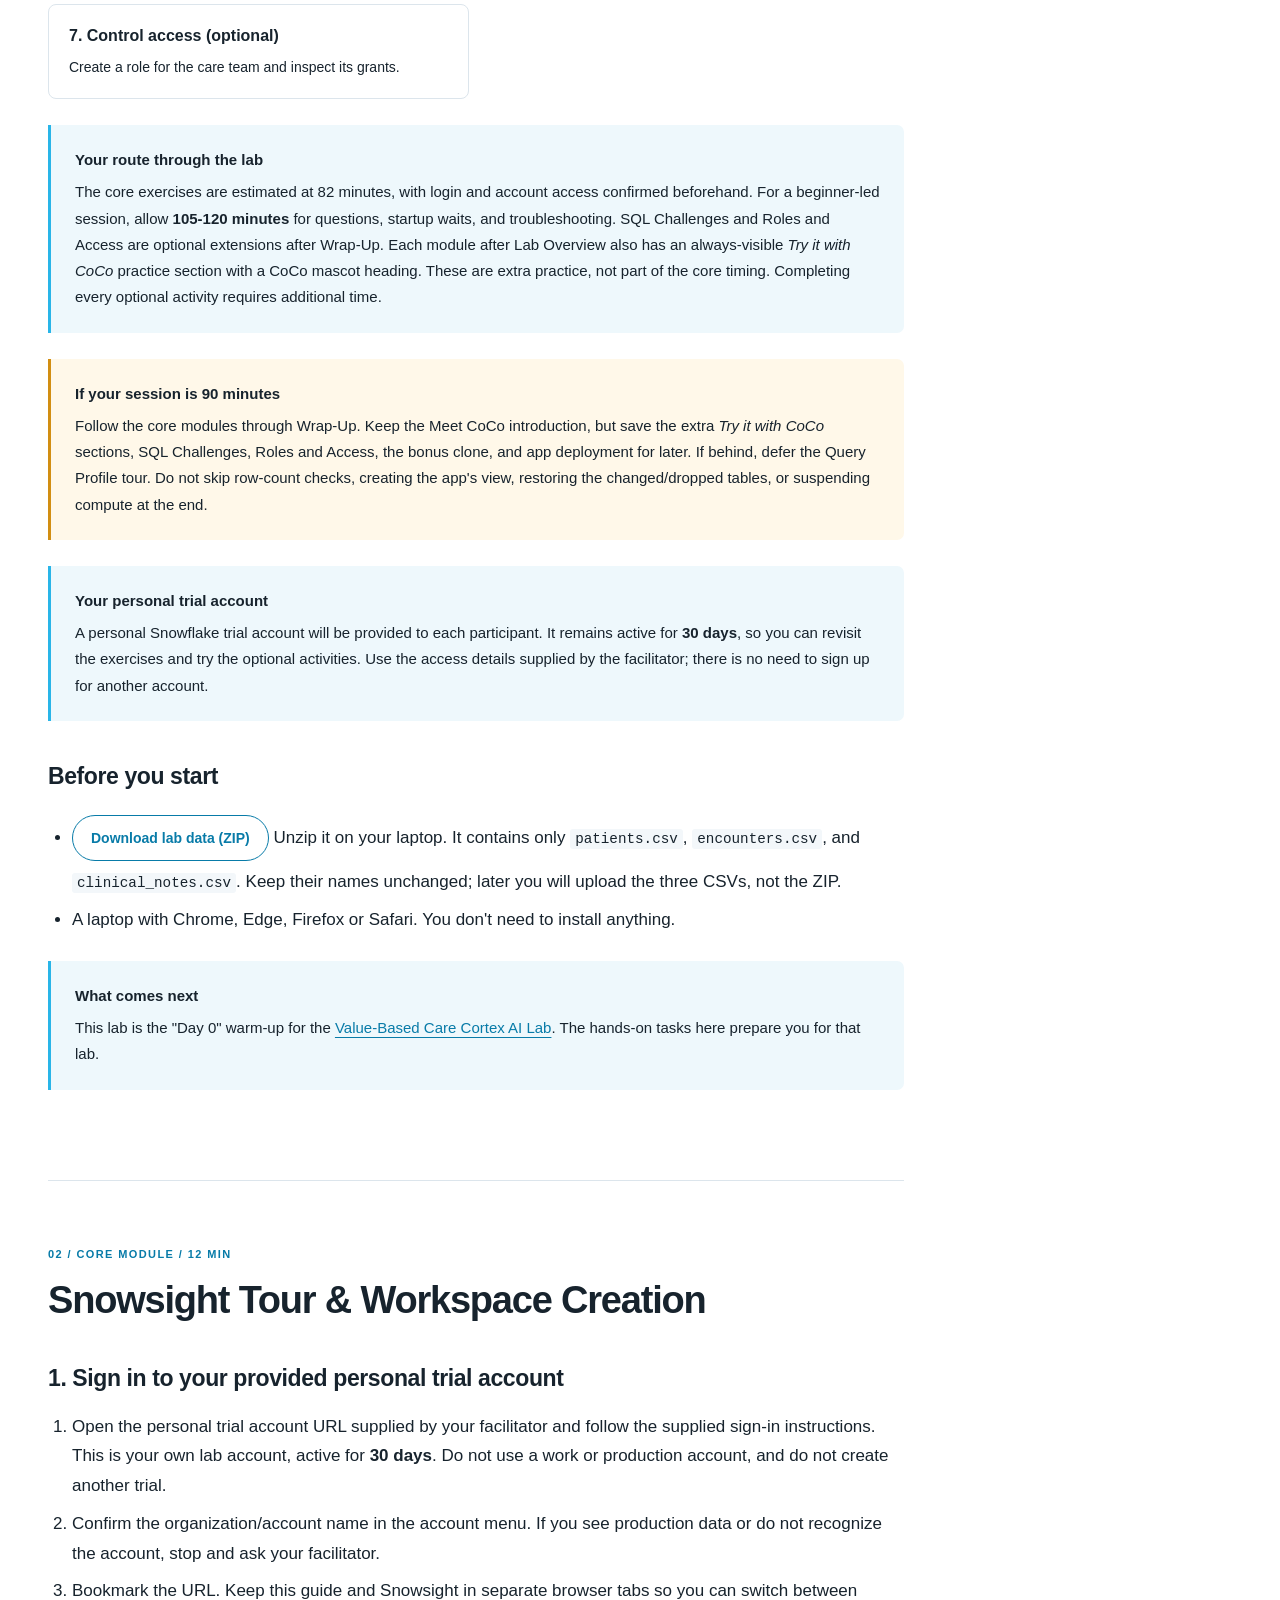
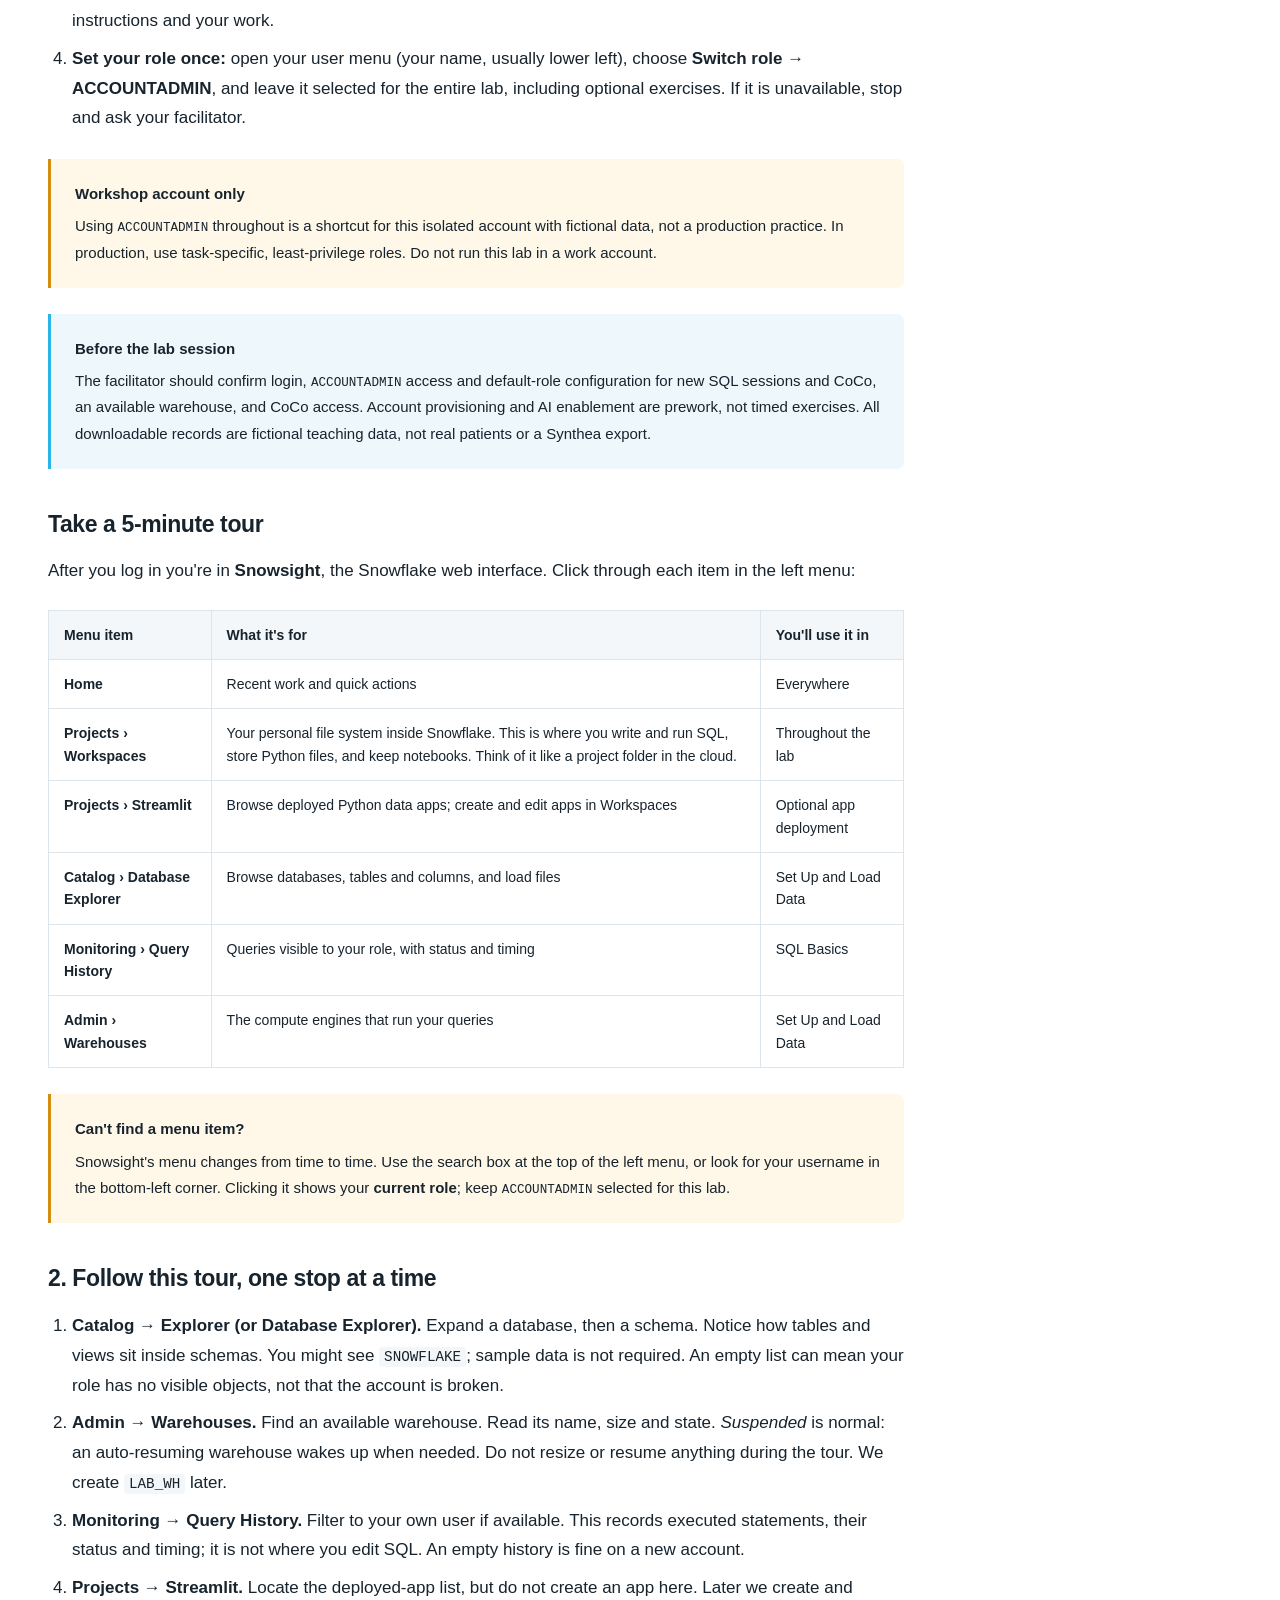
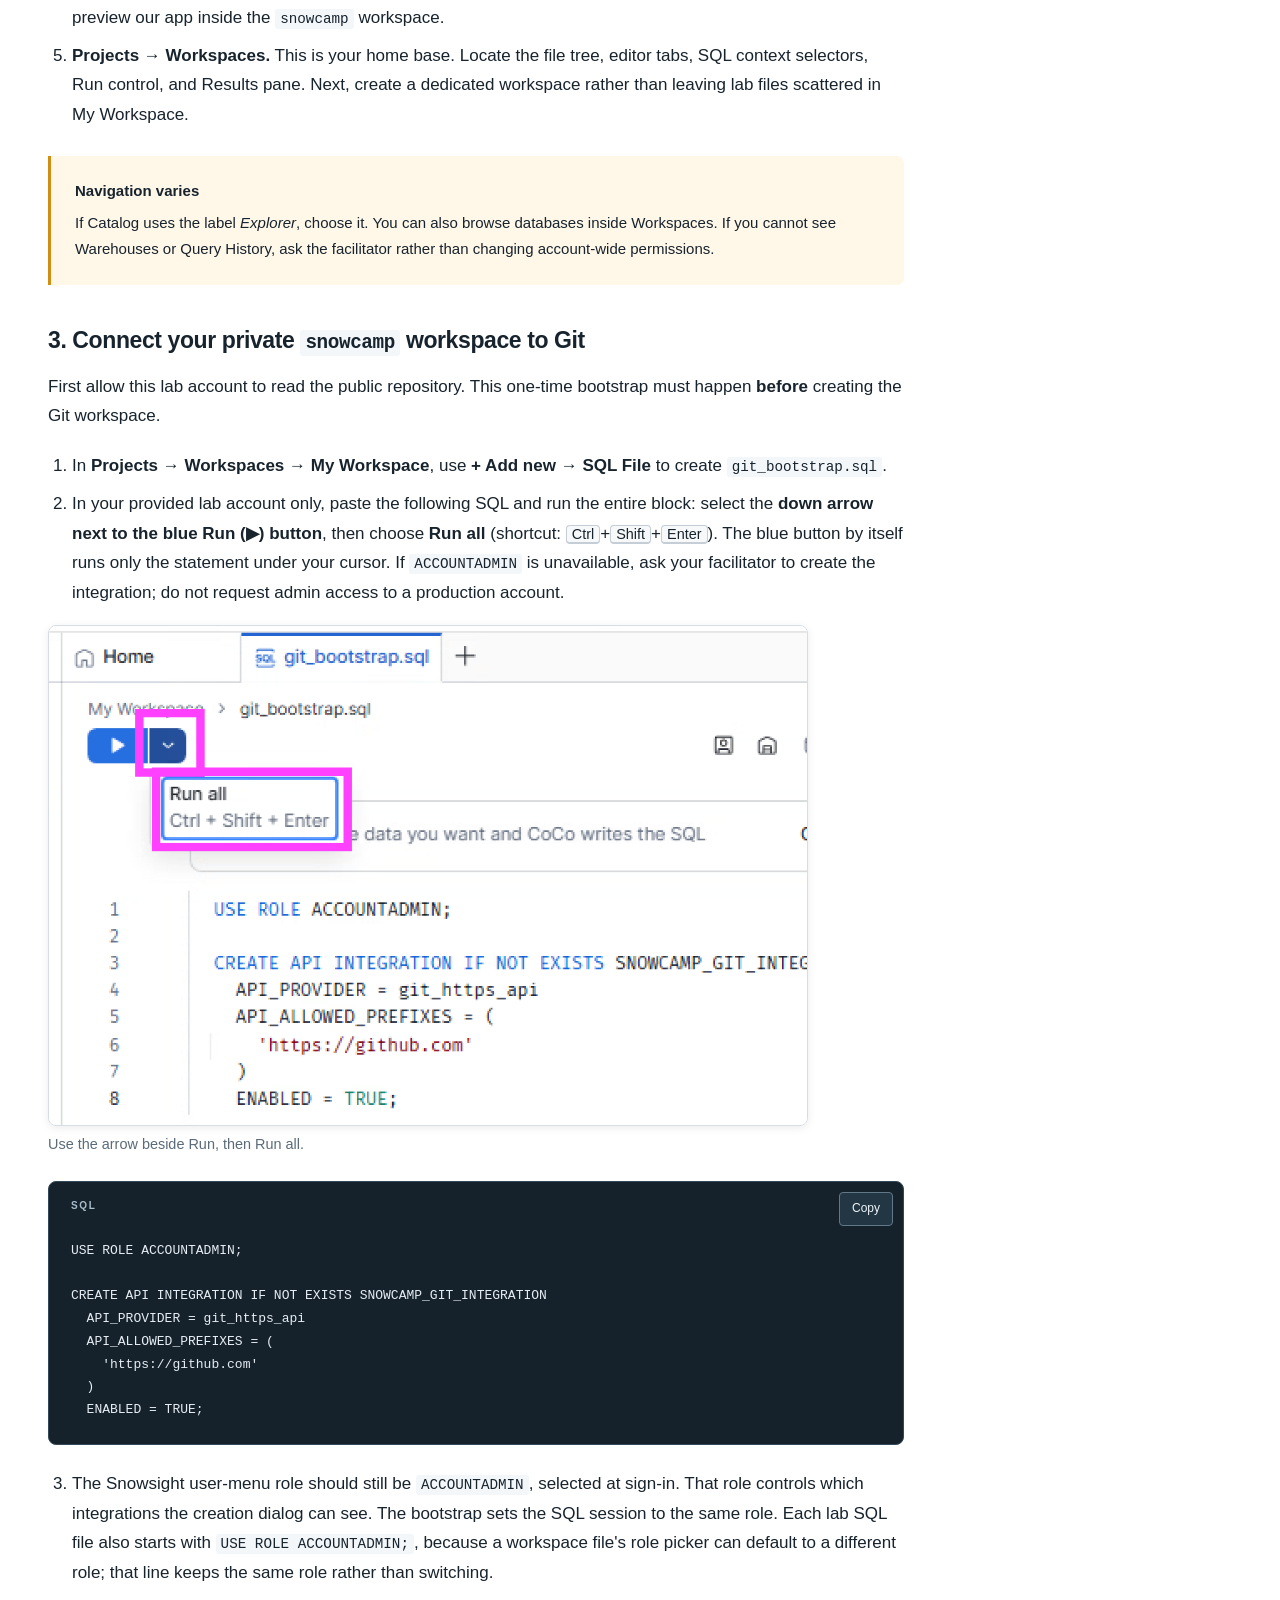
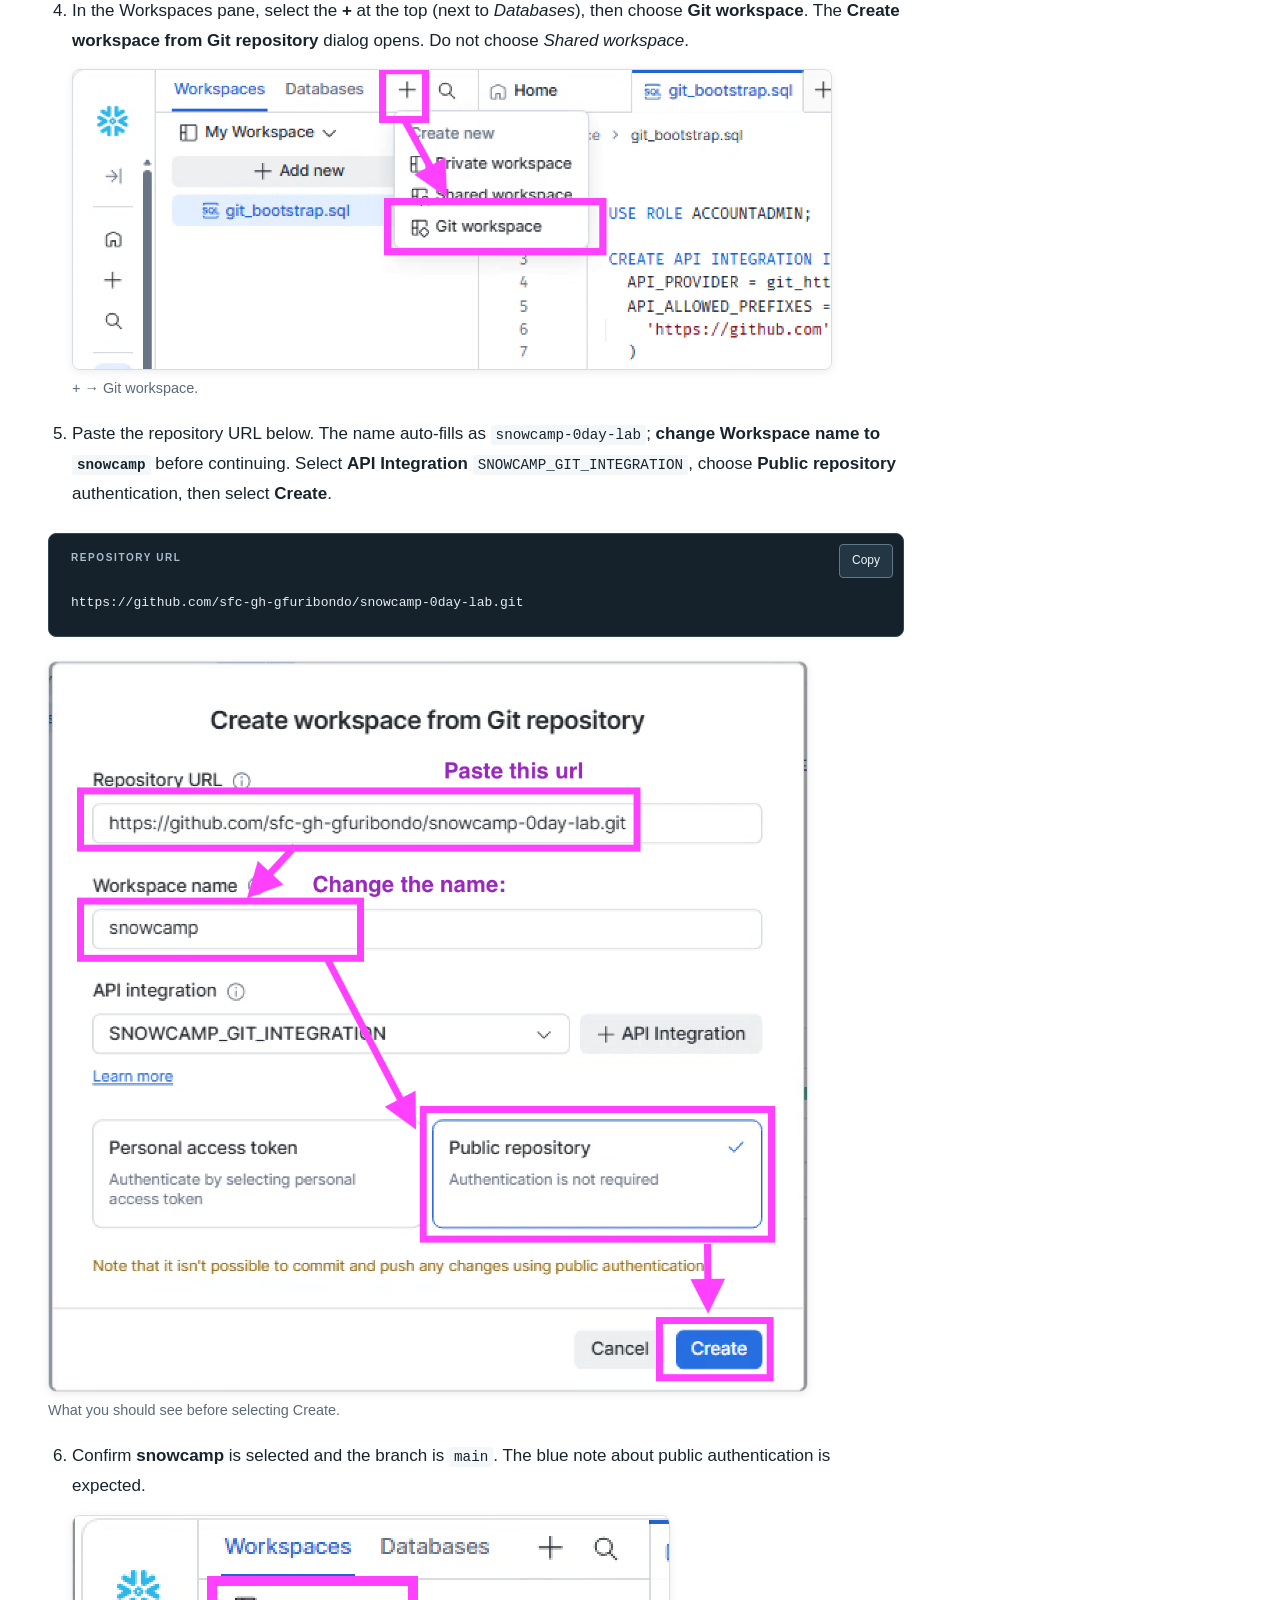
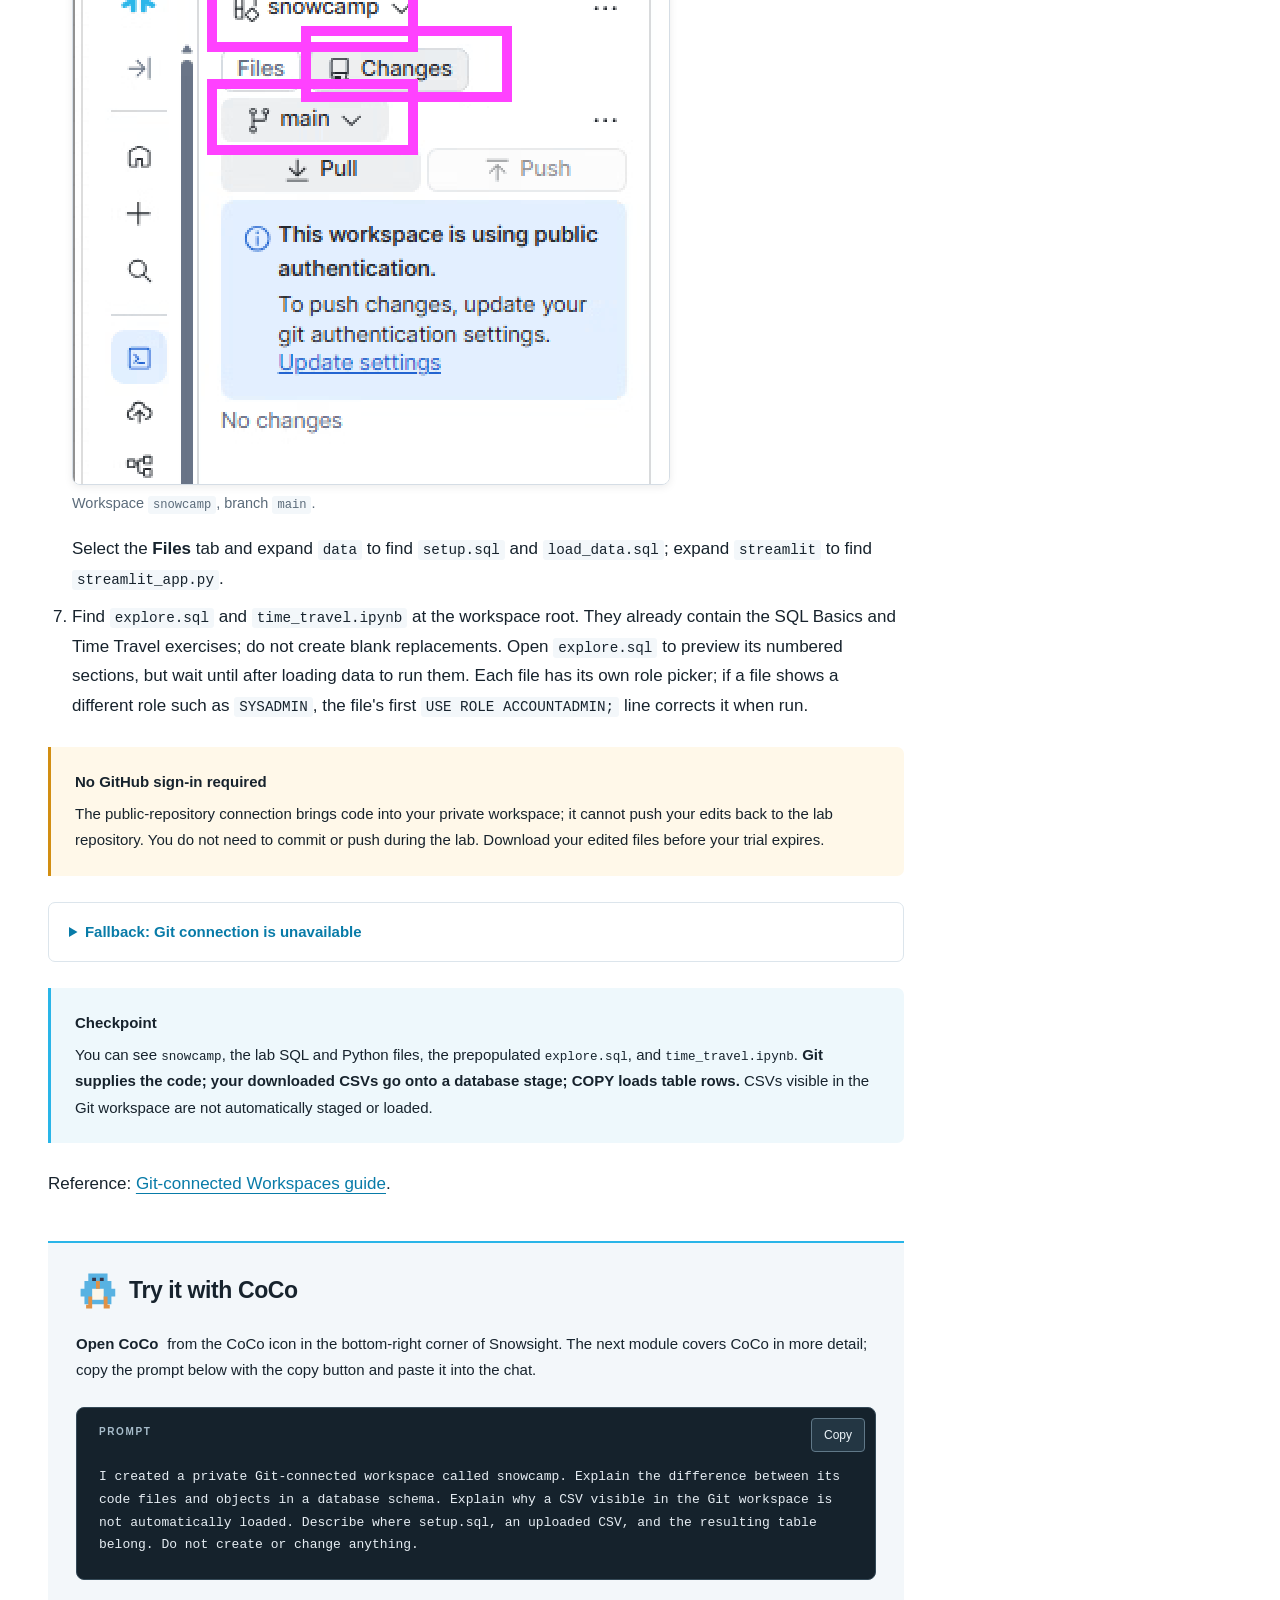
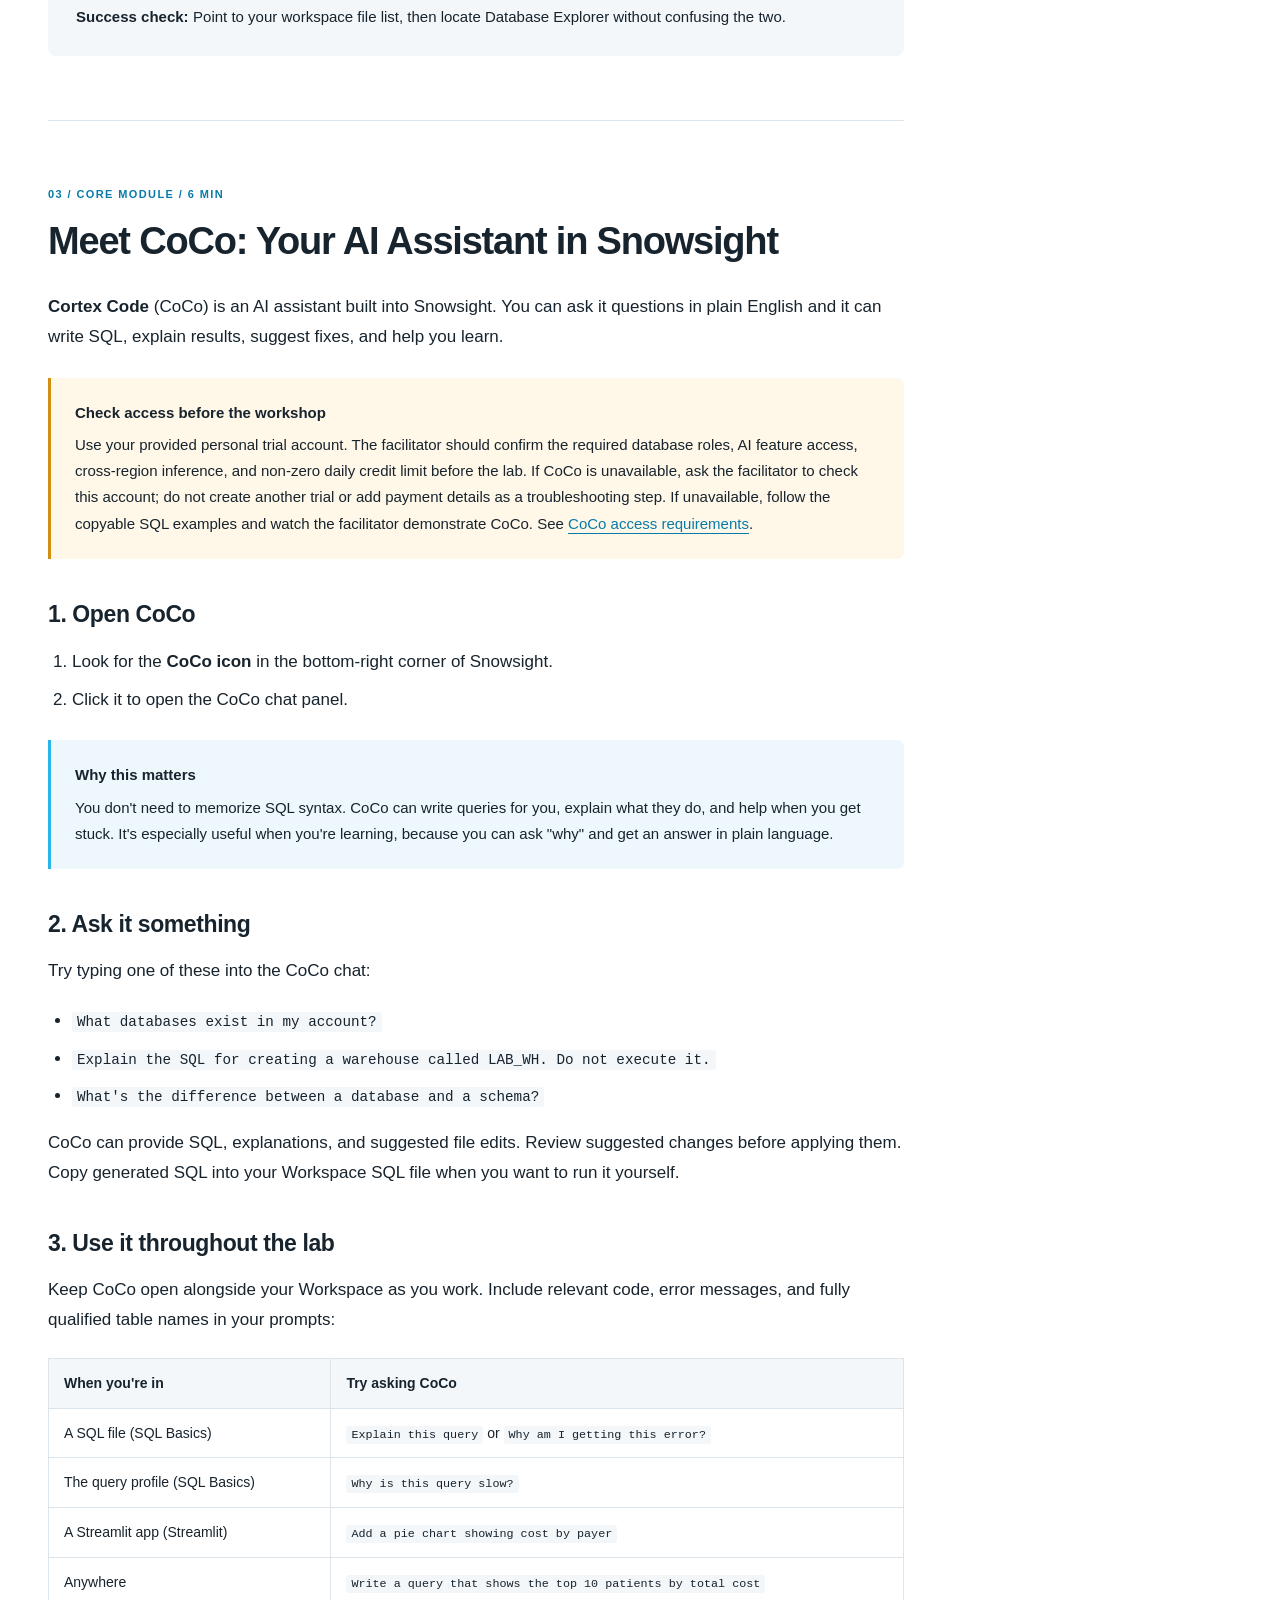
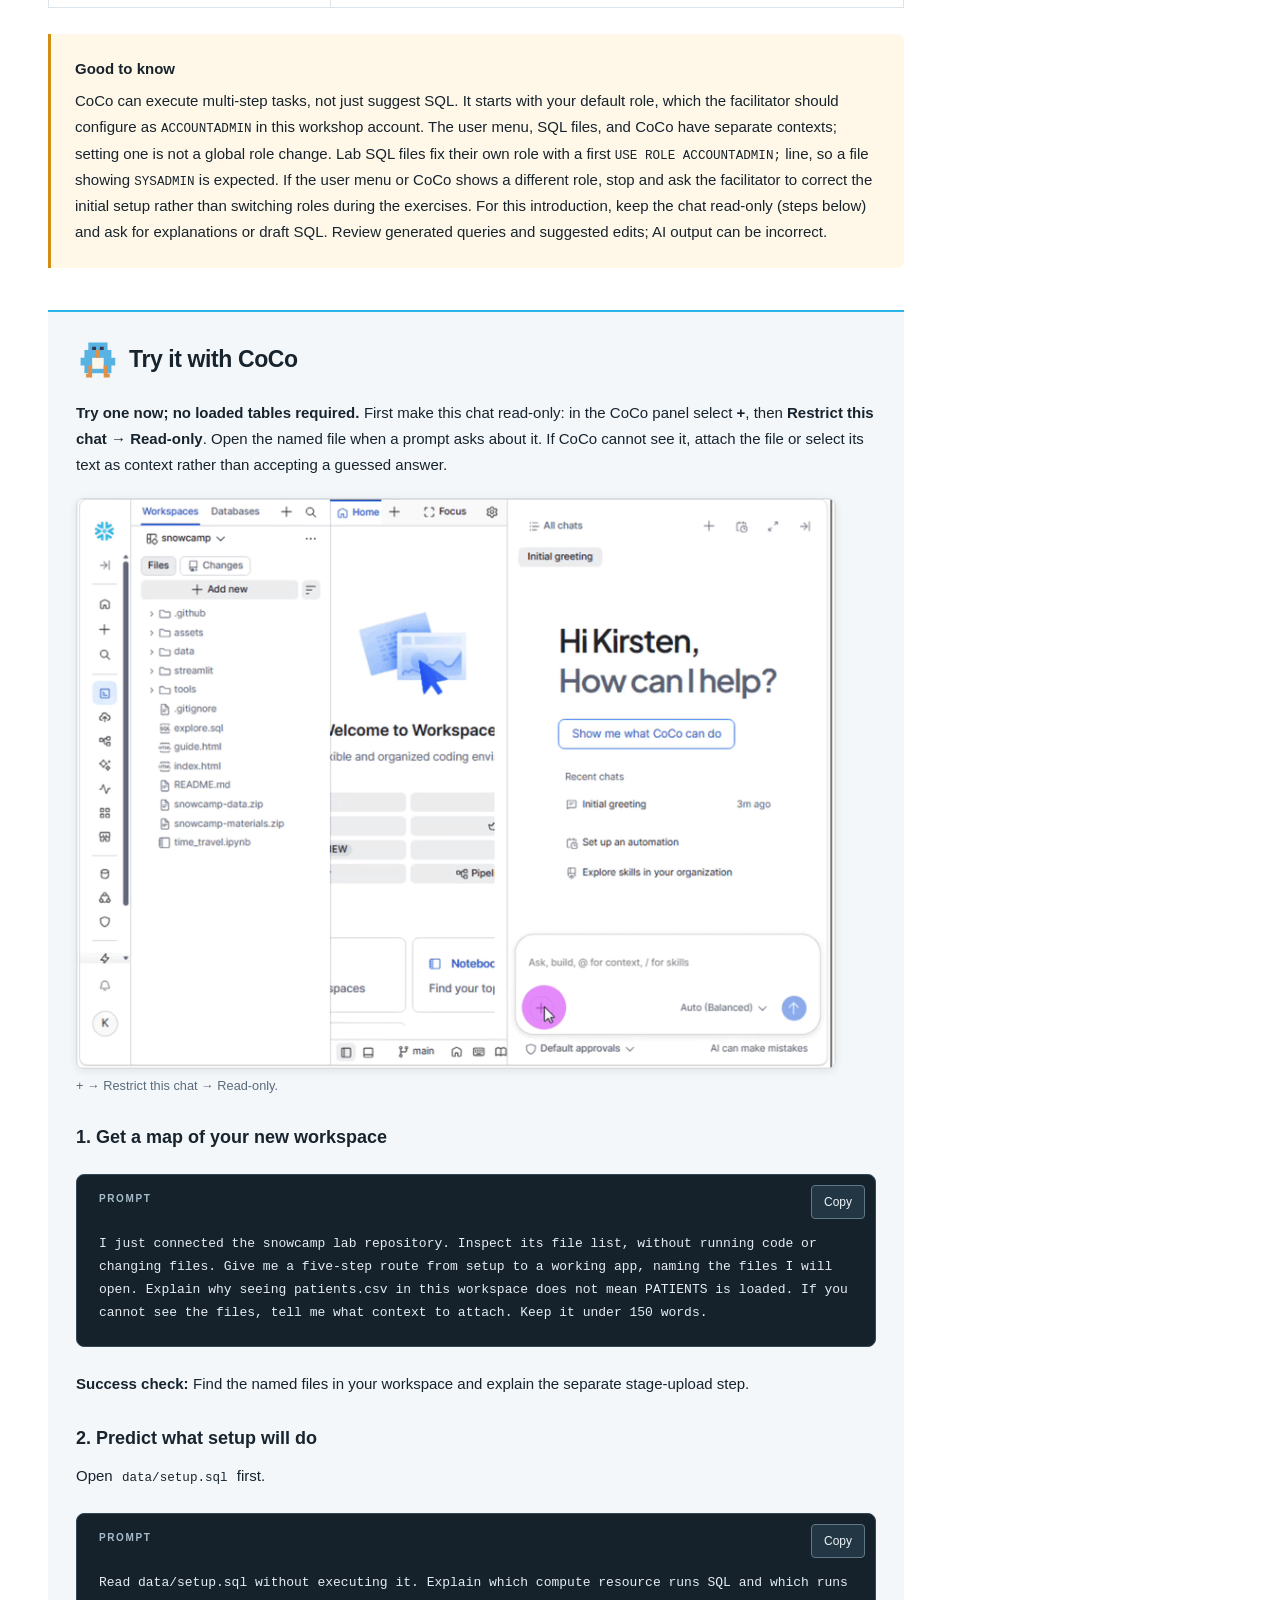
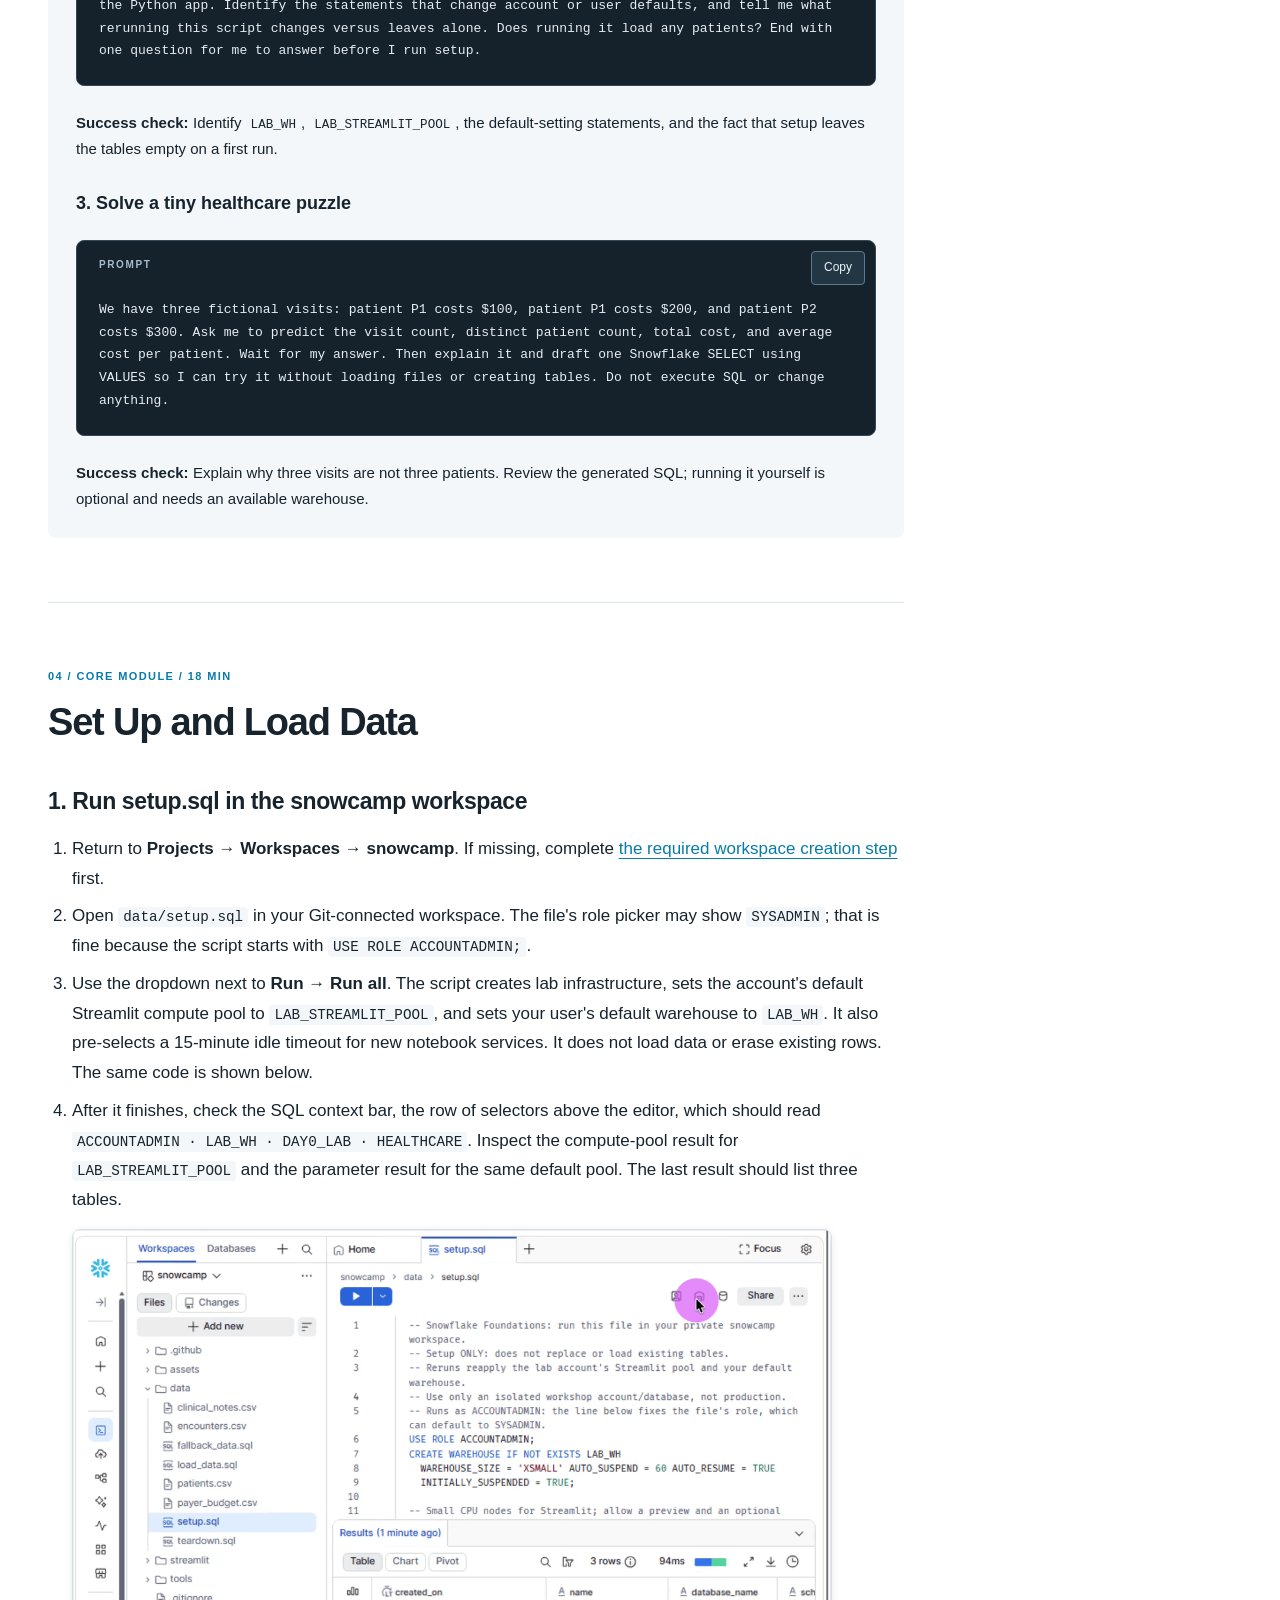
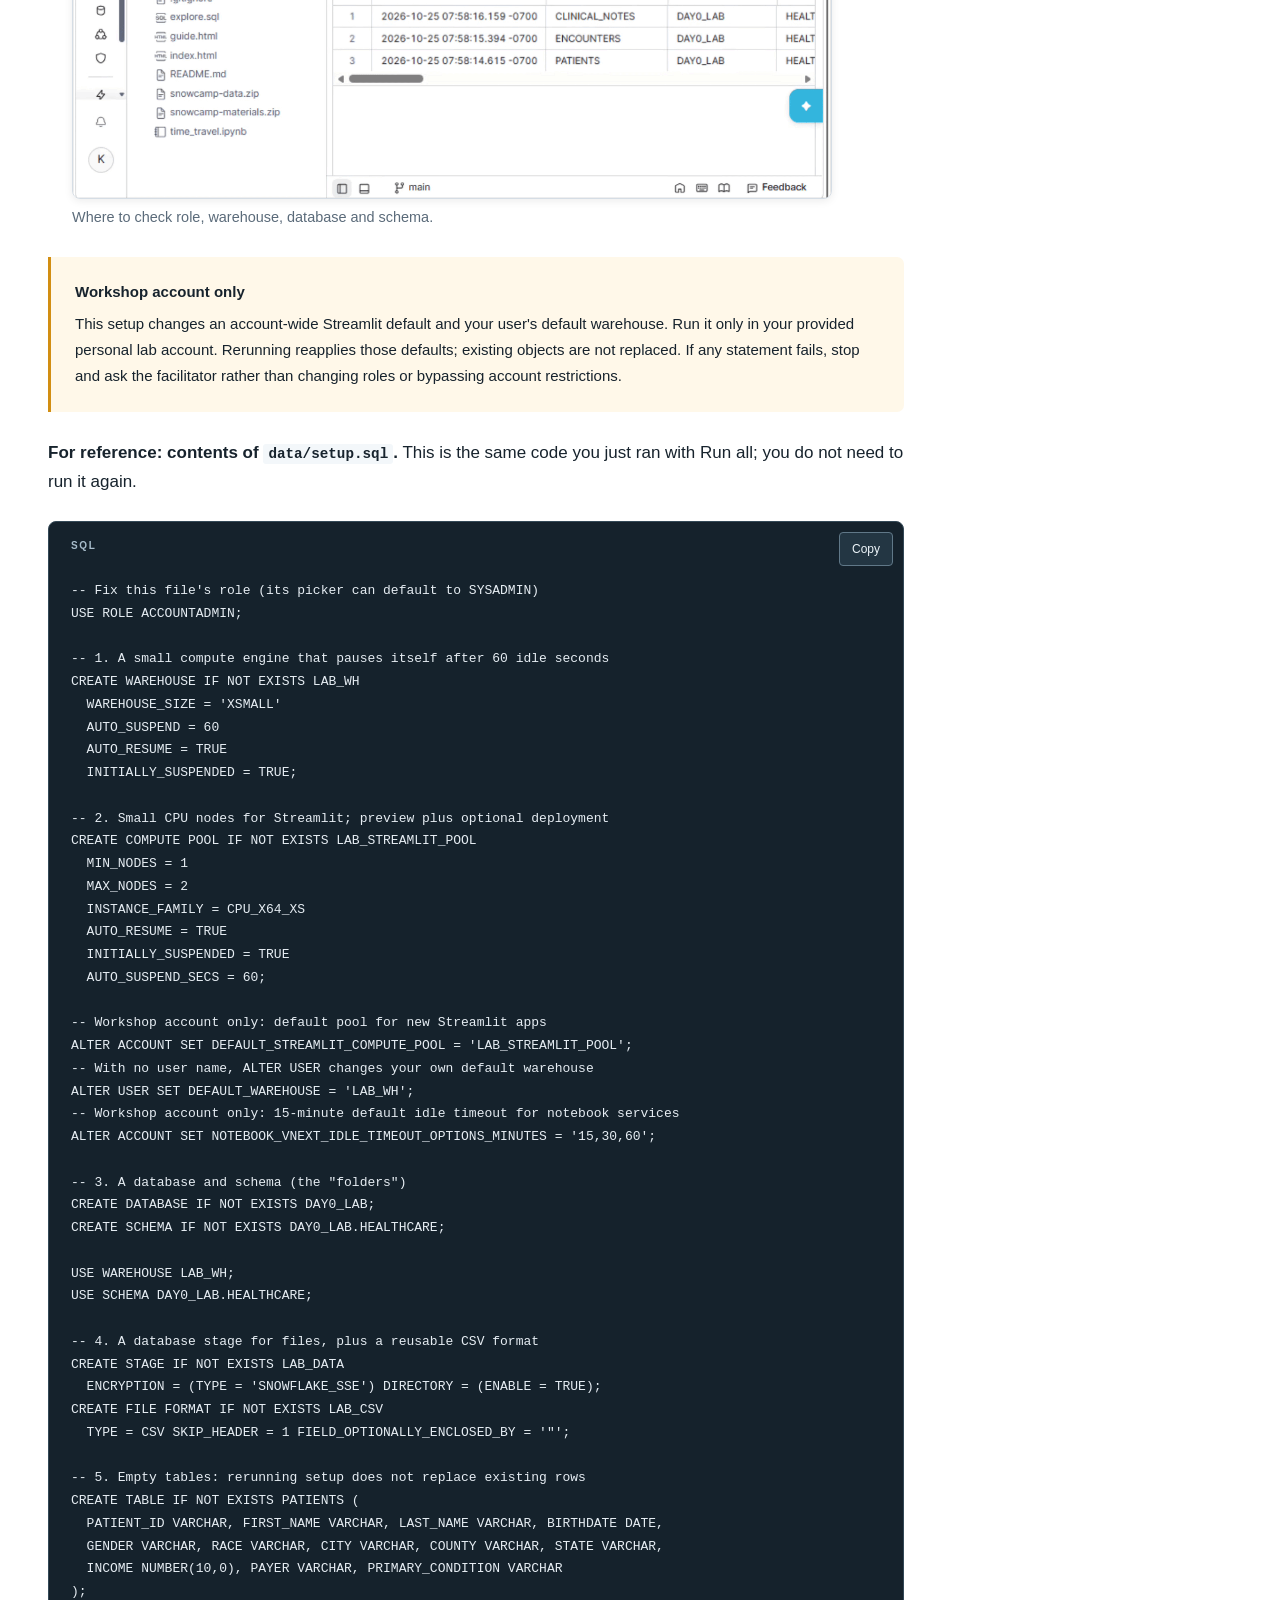
<file: guide.html>
<!DOCTYPE html>
<!-- Generated by tools/build_guide.py. Edit index.html for lesson content. -->
<html lang="en">
<head>
  <meta charset="utf-8" />
  <meta name="viewport" content="width=device-width, initial-scale=1" />
  <meta name="snowflake-source" content="cortex-agent-authored" />
  <meta name="description" content="A beginner-friendly Snowflake workshop: load fictional healthcare data, explore SQL, recover data with Time Travel, and build a Streamlit app with CoCo alongside." />
  <title>Snowflake Foundations | Hands-On Guide</title>
  <script type="application/json" id="snowflake-report-metadata">{
  "generated": "2026-10-16",
  "intent": "Developer-style continuous edition of the Snowflake Foundations lab",
  "dataSources": [
    {
      "type": "file",
      "path": "data/patients.csv",
      "rows": 500
    },
    {
      "type": "file",
      "path": "data/encounters.csv",
      "rows": 5000
    },
    {
      "type": "file",
      "path": "data/clinical_notes.csv",
      "rows": 1500
    },
    {
      "type": "file",
      "path": "data/payer_budget.csv",
      "rows": 12
    },
    {
      "type": "file",
      "path": "data/setup.sql"
    },
    {
      "type": "file",
      "path": "explore.sql"
    },
    {
      "type": "file",
      "path": "time_travel.ipynb"
    },
    {
      "type": "file",
      "path": "streamlit/streamlit_app.py"
    },
    {
      "type": "file",
      "path": "index.html"
    }
  ],
  "producerNotes": "The three core synthetic CSVs are generated by tools/generate_data.py; data/payer_budget.csv is a separately authored fictional 12-row teaching file. tools/build_materials.py builds exact-data recovery SQL, the three-CSV data ZIP, and the fallback materials ZIP. Setup creates an initially suspended LAB_STREAMLIT_POOL with CPU_X64_XS nodes, MIN_NODES=1 and MAX_NODES=2, sets the workshop account Streamlit default pool and the signed-in user's default warehouse, and preserves table data. Streamlit is created and previewed in Workspaces using the container runtime and st.connection; Snowsight generates app configuration. All exercises stay on ACCOUNTADMIN after initial role setup in an isolated workshop account; access exercises inspect grants without role switching. Primary onboarding uses a public Git-connected workspace; the data ZIP is uploaded manually to a database stage after extraction. Core sections total 82 minutes; optional modules and CoCo practice sections are extra. The nine CoCo practice sections, one in each module after Lab Overview, are always visible under h2 headings with a static inline CoCo penguin icon adapted from the desktop mascot artwork. UI steps grounded in linked Snowflake docs; end-to-end Snowsight verification pending.",
  "revisionNotes": "SQL Basics opens the prepopulated root explore.sql; Time Travel opens the SQL-cell workspace notebook time_travel.ipynb and runs one cell at a time, never Run all. Notebook compute uses SYSTEM_COMPUTE_POOL_CPU with a 15-minute idle timeout preset by setup and is suspended after restoration. Meet CoCo practice uses workspace files and fictional inline values before loading tables. Core exercises remain estimated at 82 minutes; allow 105-120 minutes for a beginner session. Load Data includes additional CoCo practice to load payer_budget.csv into DAY0_LAB.HEALTHCARE.PAYER_BUDGET after plan approval in a new chat; existing targets must not be overwritten or appended. The full bundle includes the budget CSV; the data-only ZIP retains three core CSVs. Both guide editions are synchronized by tools/build_guide.py. The full lab, including notebook, Streamlit, and teardown, was rehearsed end-to-end in a lab account; live CoCo payer-budget ingestion still needs facilitator rehearsal.",
  "sections": [
    {
      "id": "overview"
    },
    {
      "id": "tour"
    },
    {
      "id": "coco"
    },
    {
      "id": "load"
    },
    {
      "id": "sql"
    },
    {
      "id": "timetravel"
    },
    {
      "id": "streamlit"
    },
    {
      "id": "wrapup"
    },
    {
      "id": "challenges"
    },
    {
      "id": "roles"
    }
  ],
  "layoutNotes": "Generated by tools/build_guide.py from index.html. Same instructional content and CoCo SVGs; module headings demoted one level, optional modules ordered after core wrap-up. Design inspired by https://www.snowflake.com/en/developers/guides/ai-powered-video-publishing/. Local CSS/JS only. No Snowflake execution or external runtime dependencies."
}</script>
  <link rel="stylesheet" href="assets/guide.css" />
  <script src="assets/guide.js" defer></script>
</head>
<body>
  <a class="skip-link" href="#lab-content">Skip to lab instructions</a>
  <header class="site-header" id="top">
    <div class="header-inner">
      <a class="brand" href="#top" aria-label="Snowcamp with CoCo, back to top">
        <svg class="coco-icon" viewBox="0 0 72 80" aria-hidden="true" focusable="false" xmlns="http://www.w3.org/2000/svg"><path fill="#58B2E2" d="M22 8h35v14h7v14h7v14h-7v14H15V50H8V36h7V22h7Z"/><path fill="#FBF6E9" d="M29 36h21v20H29Z"/><path fill="#37364A" d="M29 16h7v6h-7Zm14 0h7v6h-7Z"/><path fill="#E09146" d="M36 22h7v14h-7ZM22 50h7v22H18v-7h4Zm28 0h7v15h4v7H50Z"/></svg><span>snowcamp<span class="brand-subtitle">WITH COCO</span></span>
      </a>
      <a class="edition-link" href="index.html">Step-by-step version <span aria-hidden="true">&#8599;</span></a>
    </div>
  </header>

  <div class="hero">
    <div class="hero-inner">
      <p class="breadcrumb">SNOWFLAKE / HANDS-ON GUIDES / DAY 0</p>
      <p class="eyebrow"><span class="status-dot" aria-hidden="true"></span> BEGINNER QUICKSTART</p>
      <h1>Snowflake <br />Foundations</h1>
      <p class="hero-description">From your first CSV to your first data app.<br class="wide-only" /> A hands-on journey with healthcare data and CoCo.</p>
      <ul class="hero-meta" aria-label="About this workshop">
        <li>82 minutes of core exercises</li>
        <li>No experience needed</li>
        <li>Fictional healthcare data</li>
      </ul>
      <div class="hero-actions">
        <a class="button button-primary" href="#overview">Start the lab <span aria-hidden="true">&#8595;</span></a>
        <a class="button button-outline" href="snowcamp-data.zip" download>Download lab data</a>
      </div>
      <p class="hero-note">Facilitated session? Allow 105-120 minutes, including questions and startup time.</p>
    </div>
    <div class="hero-watermark" aria-hidden="true"><svg class="coco-icon" viewBox="0 0 72 80" aria-hidden="true" focusable="false" xmlns="http://www.w3.org/2000/svg"><path fill="#58B2E2" d="M22 8h35v14h7v14h7v14h-7v14H15V50H8V36h7V22h7Z"/><path fill="#FBF6E9" d="M29 36h21v20H29Z"/><path fill="#37364A" d="M29 16h7v6h-7Zm14 0h7v6h-7Z"/><path fill="#E09146" d="M36 22h7v14h-7ZM22 50h7v22H18v-7h4Zm28 0h7v15h4v7H50Z"/></svg></div>
  </div>

  <div class="guide-layout">
    <aside class="contents">
      <div class="contents-inner">
        <button class="contents-toggle" type="button" aria-expanded="true" aria-controls="contents-links" hidden>
          On this page <span class="toggle-symbol" aria-hidden="true">&#43;</span>
        </button>
        <p class="contents-heading" id="contents-heading">ON THIS PAGE</p>
        <nav id="contents-links" aria-labelledby="contents-heading"><ol><li><a href="#overview"><span class="toc-number" aria-hidden="true">01</span><span>Lab Overview</span><span class="toc-time">3 min</span></a></li>
<li><a href="#tour"><span class="toc-number" aria-hidden="true">02</span><span>Snowsight Tour &amp; Workspace</span><span class="toc-time">12 min</span></a></li>
<li><a href="#coco"><span class="toc-number" aria-hidden="true">03</span><span>Meet CoCo</span><span class="toc-time">6 min</span></a></li>
<li><a href="#load"><span class="toc-number" aria-hidden="true">04</span><span>Set Up and Load Data</span><span class="toc-time">18 min</span></a></li>
<li><a href="#sql"><span class="toc-number" aria-hidden="true">05</span><span>SQL Basics</span><span class="toc-time">15 min</span></a></li>
<li><a href="#timetravel"><span class="toc-number" aria-hidden="true">06</span><span>Time Travel</span><span class="toc-time">10 min</span></a></li>
<li><a href="#streamlit"><span class="toc-number" aria-hidden="true">07</span><span>Your First Streamlit App</span><span class="toc-time">15 min</span></a></li>
<li><a href="#wrapup"><span class="toc-number" aria-hidden="true">08</span><span>Wrap-Up and Next Steps</span><span class="toc-time">3 min</span></a></li>
<li class="toc-divider">Optional extensions</li>
<li><a href="#challenges"><span class="toc-number" aria-hidden="true">09</span><span>SQL Challenges (Optional)</span><span class="toc-time">8 min</span></a></li>
<li><a href="#roles"><span class="toc-number" aria-hidden="true">10</span><span>Roles and Access (Optional)</span><span class="toc-time">10 min</span></a></li></ol></nav>
        <div class="resources">
          <p>YOUR LAB FILES</p>
          <a href="explore.sql" download>SQL exercises <span aria-hidden="true">&#8595;</span></a>
          <a href="time_travel.ipynb" download>Time Travel notebook <span aria-hidden="true">&#8595;</span></a>
          <a href="snowcamp-materials.zip" download>Full materials bundle <span aria-hidden="true">&#8595;</span></a>
        </div>
      </div>
    </aside>
    <main id="lab-content" tabindex="-1"><section class="step" id="overview" data-title="Lab Overview" data-mins="3" data-module="01" data-track="Core module">
  <h2>Snowflake Foundations: Hands-On Lab</h2>
  <span class="badge">82 minutes of core exercises</span><span class="badge">Healthcare data</span><span class="badge">No experience needed</span>

  <h3>The story</h3>
  <p>It's your first day as an analyst at a regional health network. Your manager hands you three files:
    patients, visits (we call them <em>encounters</em>), and doctors' notes. She wants to know where the money
    is going, and she'd like a simple app the care team can click around in. You've never used Snowflake.
    By the end of this lab, you'll have done all of it.</p>

  <h3>What you'll do</h3>
  <div class="cards">
    <div class="card"><h4>1. Find your way around</h4>Tour Snowsight, the Snowflake web interface.</div>
    <div class="card"><h4>2. Meet CoCo</h4>Try Cortex Code right inside Snowsight: ask questions in plain English.</div>
    <div class="card"><h4>3. Load data</h4>Upload three CSV files into tables.</div>
    <div class="card"><h4>4. Ask questions with SQL</h4>Filter, sort, total and join your data, then try some challenges on your own.</div>
    <div class="card"><h4>5. Undo a mistake</h4>Use Time Travel to recover changed and deleted data.</div>
    <div class="card"><h4>6. Build an app</h4>Make an interactive Streamlit app, using only Python.</div>
    <div class="card"><h4>7. Control access (optional)</h4>Create a role for the care team and inspect its grants.</div>
  </div>

  <div class="why"><strong>Your route through the lab</strong>The core exercises are estimated at 82 minutes, with login and account access confirmed beforehand. For a beginner-led session, allow <strong>105-120 minutes</strong> for questions, startup waits, and troubleshooting.
    SQL Challenges and Roles and Access are optional extensions after Wrap-Up. Each module after Lab Overview also has an always-visible <em>Try it with CoCo</em> practice section with a CoCo mascot heading. These are extra practice, not part of the core timing.
    Completing every optional activity requires additional time.</div>
  <div class="tip"><strong>If your session is 90 minutes</strong>Follow the core modules through Wrap-Up. Keep the Meet CoCo introduction, but save the extra <em>Try it with CoCo</em> sections, SQL Challenges, Roles and Access, the bonus clone, and app deployment for later. If behind, defer the Query Profile tour. Do not skip row-count checks, creating the app's view, restoring the changed/dropped tables, or suspending compute at the end.</div>
  <div class="why"><strong>Your personal trial account</strong>A personal Snowflake trial account will be provided to each participant.
    It remains active for <strong>30 days</strong>, so you can revisit the exercises and try the optional activities.
    Use the access details supplied by the facilitator; there is no need to sign up for another account.</div>
  <h3>Before you start</h3>
  <ul>
    <li><a class="download-btn" href="snowcamp-data.zip" download>Download lab data (ZIP)</a>
      Unzip it on your laptop. It contains only <code>patients.csv</code>, <code>encounters.csv</code>, and <code>clinical_notes.csv</code>.
      Keep their names unchanged; later you will upload the three CSVs, not the ZIP.</li>
    <li>A laptop with Chrome, Edge, Firefox or Safari. You don't need to install anything.</li>
  </ul>

  <div class="why"><strong>What comes next</strong>
    This lab is the "Day 0" warm-up for the <a href="https://sfc-gh-mwalli.github.io/Cortex-AI-Lab/">Value-Based Care Cortex AI Lab</a>.
    The hands-on tasks here prepare you for that lab.</div>
</section>

<section class="step" id="tour" data-title="Snowsight Tour &amp; Workspace" data-mins="12" data-module="02" data-track="Core module">
  <h2>Snowsight Tour &amp; Workspace Creation</h2>

  <h3>1. Sign in to your provided personal trial account</h3>
  <ol>
    <li>Open the personal trial account URL supplied by your facilitator and follow the supplied sign-in instructions. This is your own lab account, active for <strong>30 days</strong>. Do not use a work or production account, and do not create another trial.</li>
    <li>Confirm the organization/account name in the account menu. If you see production data or do not recognize the account, stop and ask your facilitator.</li>
    <li>Bookmark the URL. Keep this guide and Snowsight in separate browser tabs so you can switch between instructions and your work.</li>
    <li><strong>Set your role once:</strong> open your user menu (your name, usually lower left), choose <strong>Switch role → ACCOUNTADMIN</strong>, and leave it selected for the entire lab, including optional exercises. If it is unavailable, stop and ask your facilitator.</li>
  </ol>
  <div class="tip"><strong>Workshop account only</strong>Using <code>ACCOUNTADMIN</code> throughout is a shortcut for this isolated account with fictional data, not a production practice. In production, use task-specific, least-privilege roles. Do not run this lab in a work account.</div>
  <div class="why"><strong>Before the lab session</strong>The facilitator should confirm login, <code>ACCOUNTADMIN</code> access and default-role configuration for new SQL sessions and CoCo, an available warehouse, and CoCo access.
    Account provisioning and AI enablement are prework, not timed exercises. All downloadable records are fictional teaching data, not real patients or a Synthea export.</div>

  <h3>Take a 5-minute tour</h3>
  <p>After you log in you're in <strong>Snowsight</strong>, the Snowflake web interface. Click through each item in the left menu:</p>
  <div class="table-wrap"><table>
    <thead><tr><th>Menu item</th><th>What it's for</th><th>You'll use it in</th></tr></thead>
    <tbody>
      <tr><td><strong>Home</strong></td><td>Recent work and quick actions</td><td>Everywhere</td></tr>
      <tr><td><strong>Projects &rsaquo; Workspaces</strong></td><td>Your personal file system inside Snowflake. This is where you write and run SQL, store Python files, and keep notebooks. Think of it like a project folder in the cloud.</td><td>Throughout the lab</td></tr>
      <tr><td><strong>Projects &rsaquo; Streamlit</strong></td><td>Browse deployed Python data apps; create and edit apps in Workspaces</td><td>Optional app deployment</td></tr>
      <tr><td><strong>Catalog &rsaquo; Database Explorer</strong></td><td>Browse databases, tables and columns, and load files</td><td>Set Up and Load Data</td></tr>
      <tr><td><strong>Monitoring &rsaquo; Query History</strong></td><td>Queries visible to your role, with status and timing</td><td>SQL Basics</td></tr>
      <tr><td><strong>Admin &rsaquo; Warehouses</strong></td><td>The compute engines that run your queries</td><td>Set Up and Load Data</td></tr>
    </tbody>
  </table></div>
  <div class="tip"><strong>Can't find a menu item?</strong>Snowsight's menu changes from time to time. Use the search box at the top of the
    left menu, or look for your username in the bottom-left corner. Clicking it shows your <strong>current role</strong>; keep <code>ACCOUNTADMIN</code> selected for this lab.</div>

  <h3>2. Follow this tour, one stop at a time</h3>
  <ol>
    <li><strong>Catalog → Explorer (or Database Explorer).</strong> Expand a database, then a schema. Notice how tables and views sit inside schemas. You might see <code>SNOWFLAKE</code>; sample data is not required. An empty list can mean your role has no visible objects, not that the account is broken.</li>
    <li><strong>Admin → Warehouses.</strong> Find an available warehouse. Read its name, size and state. <em>Suspended</em> is normal: an auto-resuming warehouse wakes up when needed. Do not resize or resume anything during the tour. We create <code>LAB_WH</code> later.</li>
    <li><strong>Monitoring → Query History.</strong> Filter to your own user if available. This records executed statements, their status and timing; it is not where you edit SQL. An empty history is fine on a new account.</li>
    <li><strong>Projects → Streamlit.</strong> Locate the deployed-app list, but do not create an app here. Later we create and preview our app inside the <code>snowcamp</code> workspace.</li>
    <li><strong>Projects → Workspaces.</strong> This is your home base. Locate the file tree, editor tabs, SQL context selectors, Run control, and Results pane. Next, create a dedicated workspace rather than leaving lab files scattered in My Workspace.</li>
  </ol>
  <div class="tip"><strong>Navigation varies</strong>If Catalog uses the label <em>Explorer</em>, choose it. You can also browse databases inside Workspaces. If you cannot see Warehouses or Query History, ask the facilitator rather than changing account-wide permissions.</div>

  <h3>3. Connect your private <code>snowcamp</code> workspace to Git</h3>
  <p>First allow this lab account to read the public repository. This one-time bootstrap must happen <strong>before</strong> creating the Git workspace.</p>
  <ol>
    <li>In <strong>Projects → Workspaces → My Workspace</strong>, use <strong>+ Add new → SQL File</strong> to create <code>git_bootstrap.sql</code>.</li>
    <li>In your provided lab account only, paste the following SQL and run the entire block: select the <strong>down arrow next to the blue Run (▶) button</strong>, then choose <strong>Run all</strong> (shortcut: <kbd>Ctrl</kbd>+<kbd>Shift</kbd>+<kbd>Enter</kbd>). The blue button by itself runs only the statement under your cursor. If <code>ACCOUNTADMIN</code> is unavailable, ask your facilitator to create the integration; do not request admin access to a production account.</li>
  </ol>
  <figure class="shot"><img src="assets/img/run_all.png" alt="The down arrow next to the blue Run button opens a menu with Run all, shortcut Ctrl+Shift+Enter" loading="lazy" /><figcaption>Use the arrow beside Run, then Run all.</figcaption></figure>
  <div class="code"><pre>USE ROLE ACCOUNTADMIN;

CREATE API INTEGRATION IF NOT EXISTS SNOWCAMP_GIT_INTEGRATION
  API_PROVIDER = git_https_api
  API_ALLOWED_PREFIXES = (
    'https://github.com'
  )
  ENABLED = TRUE;</pre></div>
  <ol start="3">
    <li>The Snowsight user-menu role should still be <code>ACCOUNTADMIN</code>, selected at sign-in. That role controls which integrations the creation dialog can see. The bootstrap sets the SQL session to the same role. Each lab SQL file also starts with <code>USE ROLE ACCOUNTADMIN;</code>, because a workspace file's role picker can default to a different role; that line keeps the same role rather than switching.</li>
    <li>In the Workspaces pane, select the <strong>+</strong> at the top (next to <em>Databases</em>), then choose <strong>Git workspace</strong>. The <strong>Create workspace from Git repository</strong> dialog opens. Do not choose <em>Shared workspace</em>.
      <figure class="shot"><img src="assets/img/git_workspace_menu.png" alt="The plus button in the Workspaces pane opens Create new with Private, Shared, and Git workspace options" loading="lazy" /><figcaption>+ → Git workspace.</figcaption></figure></li>
    <li>Paste the repository URL below. The name auto-fills as <code>snowcamp-0day-lab</code>; <strong>change Workspace name to <code>snowcamp</code></strong> before continuing. Select <strong>API Integration</strong> <code>SNOWCAMP_GIT_INTEGRATION</code>, choose <strong>Public repository</strong> authentication, then select <strong>Create</strong>.</li>
  </ol>
  <div class="code"><pre>https://github.com/sfc-gh-gfuribondo/snowcamp-0day-lab.git</pre></div>
  <figure class="shot"><img src="assets/img/git_dialog.png" alt="Create workspace from Git repository dialog: repository URL pasted, name changed to snowcamp, SNOWCAMP_GIT_INTEGRATION selected, Public repository chosen, then Create" loading="lazy" /><figcaption>What you should see before selecting Create.</figcaption></figure>
  <ol start="6">
    <li>Confirm <strong>snowcamp</strong> is selected and the branch is <code>main</code>. The blue note about public authentication is expected.
      <figure class="shot"><img src="assets/img/git_confirm_branch.png" alt="Workspace selector shows snowcamp, the Changes tab, and branch main" loading="lazy" /><figcaption>Workspace <code>snowcamp</code>, branch <code>main</code>.</figcaption></figure>
      Select the <strong>Files</strong> tab and expand <code>data</code> to find <code>setup.sql</code> and <code>load_data.sql</code>; expand <code>streamlit</code> to find <code>streamlit_app.py</code>.</li>
    <li>Find <code>explore.sql</code> and <code>time_travel.ipynb</code> at the workspace root. They already contain the SQL Basics and Time Travel exercises; do not create blank replacements. Open <code>explore.sql</code> to preview its numbered sections, but wait until after loading data to run them. Each file has its own role picker; if a file shows a different role such as <code>SYSADMIN</code>, the file's first <code>USE ROLE ACCOUNTADMIN;</code> line corrects it when run.</li>
  </ol>
  <div class="tip"><strong>No GitHub sign-in required</strong>The public-repository connection brings code into your private workspace; it cannot push your edits back to the lab repository. You do not need to commit or push during the lab. Download your edited files before your trial expires.</div>
  <details><summary>Fallback: Git connection is unavailable</summary>
    <p>Ask your facilitator first. Download and unzip the <a href="snowcamp-materials.zip" download>full materials bundle</a>. From the workspace header, choose <strong>Create workspace → Private workspace</strong> and name it <code>snowcamp</code>.
      Inside it, use <strong>+ Add new → Upload Files</strong> to upload <code>setup.sql</code>, <code>load_data.sql</code>, <code>explore.sql</code>, <code>time_travel.ipynb</code>, <code>streamlit_app.py</code>, and <code>teardown.sql</code> from the extracted bundle.
      Uploaded files may be at the workspace root rather than in the <code>data/</code> and <code>streamlit/</code> folders used below. The CSV upload and loading steps are unchanged.</p>
  </details>
  <div class="why"><strong>Checkpoint</strong>You can see <code>snowcamp</code>, the lab SQL and Python files, the prepopulated <code>explore.sql</code>, and <code>time_travel.ipynb</code>.
    <strong>Git supplies the code; your downloaded CSVs go onto a database stage; COPY loads table rows.</strong> CSVs visible in the Git workspace are not automatically staged or loaded.</div>
  <p>Reference: <a href="https://docs.snowflake.com/en/user-guide/ui-snowsight/workspaces-git">Git-connected Workspaces guide</a>.</p>
  <div class="coco-practice">
    <h3 class="coco-heading"><svg class="coco-icon" viewBox="0 0 72 80" aria-hidden="true" focusable="false" xmlns="http://www.w3.org/2000/svg"><path fill="#58B2E2" d="M22 8h35v14h7v14h7v14h-7v14H15V50H8V36h7V22h7Z"/><path fill="#FBF6E9" d="M29 36h21v20H29Z"/><path fill="#37364A" d="M29 16h7v6h-7Zm14 0h7v6h-7Z"/><path fill="#E09146" d="M36 22h7v14h-7ZM22 50h7v22H18v-7h4Zm28 0h7v15h4v7H50Z"/></svg><span>Try it with CoCo</span></h3>
    <p><strong>Open CoCo</strong> from the CoCo icon in the bottom-right corner of Snowsight. The next module covers CoCo in more detail; copy the prompt below with the copy button and paste it into the chat.</p>
    <div class="code"><pre>I created a private Git-connected workspace called snowcamp. Explain the difference between its code files and objects in a database schema. Explain why a CSV visible in the Git workspace is not automatically loaded. Describe where setup.sql, an uploaded CSV, and the resulting table belong. Do not create or change anything.</pre></div>
    <p><strong>Success check:</strong>Point to your workspace file list, then locate Database Explorer without confusing the two.</p>
  </div>
</section>

<section class="step" id="coco" data-title="Meet CoCo" data-mins="6" data-module="03" data-track="Core module">
  <h2>Meet CoCo: Your AI Assistant in Snowsight</h2>
  <p><strong>Cortex Code</strong> (CoCo) is an AI assistant built into Snowsight. You can ask it questions in plain English
    and it can write SQL, explain results, suggest fixes, and help you learn.</p>
  <div class="tip"><strong>Check access before the workshop</strong>
    Use your provided personal trial account. The facilitator should confirm the required database roles,
    AI feature access, cross-region inference, and non-zero daily credit limit before the lab.
    If CoCo is unavailable, ask the facilitator to check this account; do not create another trial or add payment details as a troubleshooting step.
    If unavailable, follow the copyable SQL examples and watch the facilitator demonstrate CoCo.
    See <a href="https://docs.snowflake.com/en/user-guide/cortex-code/cortex-code-snowsight">CoCo access requirements</a>.</div>

  <h3>1. Open CoCo</h3>
  <ol>
    <li>Look for the <strong>CoCo icon</strong> in the bottom-right corner of Snowsight.</li>
    <li>Click it to open the CoCo chat panel.</li>
  </ol>
  <div class="why"><strong>Why this matters</strong>
    You don't need to memorize SQL syntax. CoCo can write queries for you, explain what they do, and help when you get stuck.
    It's especially useful when you're learning, because you can ask "why" and get an answer in plain language.</div>

  <h3>2. Ask it something</h3>
  <p>Try typing one of these into the CoCo chat:</p>
  <ul>
    <li><code>What databases exist in my account?</code></li>
    <li><code>Explain the SQL for creating a warehouse called LAB_WH. Do not execute it.</code></li>
    <li><code>What's the difference between a database and a schema?</code></li>
  </ul>
  <p>CoCo can provide SQL, explanations, and suggested file edits. Review suggested changes before applying them. Copy generated SQL into your Workspace SQL file when you want to run it yourself.</p>

  <h3>3. Use it throughout the lab</h3>
  <p>Keep CoCo open alongside your Workspace as you work. Include relevant code, error messages, and fully qualified table names in your prompts:</p>
  <div class="table-wrap"><table>
    <thead><tr><th>When you're in</th><th>Try asking CoCo</th></tr></thead>
    <tbody>
      <tr><td>A SQL file (SQL Basics)</td><td><code>Explain this query</code> or <code>Why am I getting this error?</code></td></tr>
      <tr><td>The query profile (SQL Basics)</td><td><code>Why is this query slow?</code></td></tr>
      <tr><td>A Streamlit app (Streamlit)</td><td><code>Add a pie chart showing cost by payer</code></td></tr>
      <tr><td>Anywhere</td><td><code>Write a query that shows the top 10 patients by total cost</code></td></tr>
    </tbody>
  </table></div>

  <div class="tip"><strong>Good to know</strong>
    CoCo can execute multi-step tasks, not just suggest SQL. It starts with your default role, which the facilitator should configure as <code>ACCOUNTADMIN</code> in this workshop account. The user menu, SQL files, and CoCo have separate contexts; setting one is not a global role change. Lab SQL files fix their own role with a first <code>USE ROLE ACCOUNTADMIN;</code> line, so a file showing <code>SYSADMIN</code> is expected. If the user menu or CoCo shows a different role, stop and ask the facilitator to correct the initial setup rather than switching roles during the exercises.
    For this introduction, keep the chat read-only (steps below) and ask for explanations or draft SQL.
    Review generated queries and suggested edits; AI output can be incorrect.</div>

  <div class="coco-practice">
    <h3 class="coco-heading"><svg class="coco-icon" viewBox="0 0 72 80" aria-hidden="true" focusable="false" xmlns="http://www.w3.org/2000/svg"><path fill="#58B2E2" d="M22 8h35v14h7v14h7v14h-7v14H15V50H8V36h7V22h7Z"/><path fill="#FBF6E9" d="M29 36h21v20H29Z"/><path fill="#37364A" d="M29 16h7v6h-7Zm14 0h7v6h-7Z"/><path fill="#E09146" d="M36 22h7v14h-7ZM22 50h7v22H18v-7h4Zm28 0h7v15h4v7H50Z"/></svg><span>Try it with CoCo</span></h3>
    <p><strong>Try one now; no loaded tables required.</strong>First make this chat read-only: in the CoCo panel select <strong>+</strong>, then <strong>Restrict this chat → Read-only</strong>. Open the named file when a prompt asks about it. If CoCo cannot see it, attach the file or select its text as context rather than accepting a guessed answer.</p>
    <figure class="shot"><img src="assets/img/restricted_coco.gif" alt="Animation: in the CoCo panel, select plus, Restrict this chat, then Read-only" loading="lazy" /><figcaption>+ → Restrict this chat → Read-only.</figcaption></figure>
    <h4>1. Get a map of your new workspace</h4>
    <div class="code"><pre>I just connected the snowcamp lab repository. Inspect its file list, without running code or changing files. Give me a five-step route from setup to a working app, naming the files I will open. Explain why seeing patients.csv in this workspace does not mean PATIENTS is loaded. If you cannot see the files, tell me what context to attach. Keep it under 150 words.</pre></div>
    <p><strong>Success check:</strong>Find the named files in your workspace and explain the separate stage-upload step.</p>
    <h4>2. Predict what setup will do</h4>
    <p>Open <code>data/setup.sql</code> first.</p>
    <div class="code"><pre>Read data/setup.sql without executing it. Explain which compute resource runs SQL and which runs the Python app. Identify the statements that change account or user defaults, and tell me what rerunning this script changes versus leaves alone. Does running it load any patients? End with one question for me to answer before I run setup.</pre></div>
    <p><strong>Success check:</strong>Identify <code>LAB_WH</code>, <code>LAB_STREAMLIT_POOL</code>, the default-setting statements, and the fact that setup leaves the tables empty on a first run.</p>
    <h4>3. Solve a tiny healthcare puzzle</h4>
    <div class="code"><pre>We have three fictional visits: patient P1 costs $100, patient P1 costs $200, and patient P2 costs $300. Ask me to predict the visit count, distinct patient count, total cost, and average cost per patient. Wait for my answer. Then explain it and draft one Snowflake SELECT using VALUES so I can try it without loading files or creating tables. Do not execute SQL or change anything.</pre></div>
    <p><strong>Success check:</strong>Explain why three visits are not three patients. Review the generated SQL; running it yourself is optional and needs an available warehouse.</p>
  </div>
</section>

<section class="step" id="load" data-title="Set Up and Load Data" data-mins="18" data-module="04" data-track="Core module">
  <h2>Set Up and Load Data</h2>

  <h3>1. Run setup.sql in the snowcamp workspace</h3>
  <ol>
    <li>Return to <strong>Projects → Workspaces → snowcamp</strong>. If missing, complete <a href="#tour">the required workspace creation step</a> first.</li>
    <li>Open <code>data/setup.sql</code> in your Git-connected workspace. The file's role picker may show <code>SYSADMIN</code>; that is fine because the script starts with <code>USE ROLE ACCOUNTADMIN;</code>.</li>
    <li>Use the dropdown next to <strong>Run → Run all</strong>. The script creates lab infrastructure, sets the account's default Streamlit compute pool to <code>LAB_STREAMLIT_POOL</code>, and sets your user's default warehouse to <code>LAB_WH</code>. It also pre-selects a 15-minute idle timeout for new notebook services. It does not load data or erase existing rows. The same code is shown below.</li>
    <li>After it finishes, check the SQL context bar, the row of selectors above the editor, which should read <code>ACCOUNTADMIN · LAB_WH · DAY0_LAB · HEALTHCARE</code>. Inspect the compute-pool result for <code>LAB_STREAMLIT_POOL</code> and the parameter result for the same default pool. The last result should list three tables.
      <figure class="shot"><img src="assets/img/sql_bar_check.gif" alt="Animation: checking the role, warehouse, database and schema selectors above the SQL editor" loading="lazy" /><figcaption>Where to check role, warehouse, database and schema.</figcaption></figure></li>
  </ol>
  <div class="tip"><strong>Workshop account only</strong>This setup changes an account-wide Streamlit default and your user's default warehouse. Run it only in your provided personal lab account. Rerunning reapplies those defaults; existing objects are not replaced. If any statement fails, stop and ask the facilitator rather than changing roles or bypassing account restrictions.</div>

  <p class="code-caption"><strong>For reference: contents of <code>data/setup.sql</code>.</strong> This is the same code you just ran with Run all; you do not need to run it again.</p>
  <div class="code"><pre>-- Fix this file's role (its picker can default to SYSADMIN)
USE ROLE ACCOUNTADMIN;

-- 1. A small compute engine that pauses itself after 60 idle seconds
CREATE WAREHOUSE IF NOT EXISTS LAB_WH
  WAREHOUSE_SIZE = 'XSMALL'
  AUTO_SUSPEND = 60
  AUTO_RESUME = TRUE
  INITIALLY_SUSPENDED = TRUE;

-- 2. Small CPU nodes for Streamlit; preview plus optional deployment
CREATE COMPUTE POOL IF NOT EXISTS LAB_STREAMLIT_POOL
  MIN_NODES = 1
  MAX_NODES = 2
  INSTANCE_FAMILY = CPU_X64_XS
  AUTO_RESUME = TRUE
  INITIALLY_SUSPENDED = TRUE
  AUTO_SUSPEND_SECS = 60;

-- Workshop account only: default pool for new Streamlit apps
ALTER ACCOUNT SET DEFAULT_STREAMLIT_COMPUTE_POOL = 'LAB_STREAMLIT_POOL';
-- With no user name, ALTER USER changes your own default warehouse
ALTER USER SET DEFAULT_WAREHOUSE = 'LAB_WH';
-- Workshop account only: 15-minute default idle timeout for notebook services
ALTER ACCOUNT SET NOTEBOOK_VNEXT_IDLE_TIMEOUT_OPTIONS_MINUTES = '15,30,60';

-- 3. A database and schema (the "folders")
CREATE DATABASE IF NOT EXISTS DAY0_LAB;
CREATE SCHEMA IF NOT EXISTS DAY0_LAB.HEALTHCARE;

USE WAREHOUSE LAB_WH;
USE SCHEMA DAY0_LAB.HEALTHCARE;

-- 4. A database stage for files, plus a reusable CSV format
CREATE STAGE IF NOT EXISTS LAB_DATA
  ENCRYPTION = (TYPE = 'SNOWFLAKE_SSE') DIRECTORY = (ENABLE = TRUE);
CREATE FILE FORMAT IF NOT EXISTS LAB_CSV
  TYPE = CSV SKIP_HEADER = 1 FIELD_OPTIONALLY_ENCLOSED_BY = '"';

-- 5. Empty tables: rerunning setup does not replace existing rows
CREATE TABLE IF NOT EXISTS PATIENTS (
  PATIENT_ID VARCHAR, FIRST_NAME VARCHAR, LAST_NAME VARCHAR, BIRTHDATE DATE,
  GENDER VARCHAR, RACE VARCHAR, CITY VARCHAR, COUNTY VARCHAR, STATE VARCHAR,
  INCOME NUMBER(10,0), PAYER VARCHAR, PRIMARY_CONDITION VARCHAR
);

CREATE TABLE IF NOT EXISTS ENCOUNTERS (
  ENCOUNTER_ID VARCHAR, PATIENT_ID VARCHAR, START_TS TIMESTAMP_NTZ, STOP_TS TIMESTAMP_NTZ,
  ENCOUNTER_CLASS VARCHAR, DESCRIPTION VARCHAR, TOTAL_COST NUMBER(12,2), PAYER_COVERAGE NUMBER(12,2)
);

CREATE TABLE IF NOT EXISTS CLINICAL_NOTES (
  NOTE_ID VARCHAR, PATIENT_ID VARCHAR, ENCOUNTER_ID VARCHAR,
  NOTE_DATE DATE, NOTE_TYPE VARCHAR, NOTE_TEXT VARCHAR
);

DESCRIBE COMPUTE POOL LAB_STREAMLIT_POOL;
SHOW PARAMETERS LIKE 'DEFAULT_STREAMLIT_COMPUTE_POOL' IN ACCOUNT;
SHOW TABLES IN SCHEMA DAY0_LAB.HEALTHCARE;</pre></div>
  <div class="why"><strong>What just happened?</strong>You created <code>LAB_WH</code> for SQL queries and <code>LAB_STREAMLIT_POOL</code> for the Python app, plus <code>DAY0_LAB.HEALTHCARE</code>, a file stage, a CSV format, and three tables. The stage holds files; the tables hold queryable rows.</div>
  <div class="tip"><strong>The pool can stay suspended for now</strong>On a fresh run, expect <code>SUSPENDED</code> with zero active nodes. It starts automatically when you run the app; first startup can take a few minutes. The two-node maximum leaves room for the private preview and optional deployed app. Its 60-second auto-suspend applies only when no services or jobs are active, not when nobody clicks the app. If the pool already existed, review its settings with the facilitator because <code>IF NOT EXISTS</code> does not update them.</div>
  <p>Reference: <a href="https://docs.snowflake.com/en/sql-reference/sql/create-compute-pool">CREATE COMPUTE POOL</a> and <a href="https://docs.snowflake.com/en/developer-guide/snowpark-container-services/working-with-compute-pool">Streamlit default compute pools</a>.</p>

  <h3>2. Upload CSVs to the database stage, not the workspace</h3>
  <p><a class="download-btn" href="snowcamp-data.zip" download>Download lab data (ZIP)</a></p>
  <p>If you already downloaded it, use that copy. Unzip <code>snowcamp-data.zip</code> on your laptop and locate the three CSV files. <strong>Upload the extracted CSVs, not the ZIP or its containing folder.</strong></p>
  <ol>
    <li>Keep the Snowsight user-menu role at <code>ACCOUNTADMIN</code>. Open <strong>Catalog → Database Explorer → DAY0_LAB → HEALTHCARE → Stages → LAB_DATA</strong>, then use the upload button at the top right of the stage page.</li>
    <li>Select all three downloaded files: <code>patients.csv</code>, <code>encounters.csv</code>, and <code>clinical_notes.csv</code>. Keep the filenames unchanged.</li>
    <li>Confirm the dialog targets <code>DAY0_LAB.HEALTHCARE.LAB_DATA</code>. Leave the optional path blank so files land at the stage root.</li>
    <li>Select <strong>Upload</strong> and wait for completion. This stores files; it does not load table rows yet.</li>
  </ol>
  <figure class="shot"><img src="assets/img/upload_data_to_stage.gif" alt="Animation: opening the LAB_DATA stage in Database Explorer and uploading the three CSV files" loading="lazy" /><figcaption>Uploading the three CSVs to the LAB_DATA stage.</figcaption></figure>
  <ol start="5">
    <li>Return to <strong>snowcamp</strong> and open <code>data/load_data.sql</code>. Run the context statements and <code>LIST</code> first. Expect exactly the three CSV filenames.</li>
  </ol>
  <p>Alternative: <strong>Ingestion → Add Data → Load files into a Stage</strong>, if that page loads in your account.
    See <a href="https://docs.snowflake.com/en/user-guide/data-load-local-file-system-stage-ui">staging files using Snowsight</a>.</p>
  <h3>3. Load the staged files into tables</h3>
  <p>Run the rest of <code>data/load_data.sql</code>, or copy this block. Read each COPY result: <strong>LOADED</strong>, expected row count, and <strong>0 errors</strong>.</p>
  <div class="code"><pre>USE ROLE ACCOUNTADMIN;
USE WAREHOUSE LAB_WH;
USE SCHEMA DAY0_LAB.HEALTHCARE;
LIST @LAB_DATA;

COPY INTO PATIENTS FROM @LAB_DATA
  FILES = ('patients.csv') FILE_FORMAT = (FORMAT_NAME = 'LAB_CSV')
  ON_ERROR = 'ABORT_STATEMENT';
COPY INTO ENCOUNTERS FROM @LAB_DATA
  FILES = ('encounters.csv') FILE_FORMAT = (FORMAT_NAME = 'LAB_CSV')
  ON_ERROR = 'ABORT_STATEMENT';
COPY INTO CLINICAL_NOTES FROM @LAB_DATA
  FILES = ('clinical_notes.csv') FILE_FORMAT = (FORMAT_NAME = 'LAB_CSV')
  ON_ERROR = 'ABORT_STATEMENT';</pre></div>
  <div class="why"><strong>Retry without duplicates</strong>COPY normally skips unchanged files it already loaded. If one upload failed, correct it and rerun <code>load_data.sql</code>; do not add <code>FORCE=TRUE</code>. An already-loaded file being skipped is normal.</div>
  <div class="tip"><strong>If you see this error</strong>
    <em>"Number of columns in file does not match"</em> or <em>"Numeric value 'PATIENT_ID' is not recognized"</em>: the header row is
    being parsed incorrectly. Check that the file is the original CSV and the COPY uses <code>LAB_CSV</code> from setup. It skips the header and handles quoted commas in notes. A missing-file error usually means an altered filename or a nonempty upload path; compare with <code>LIST @LAB_DATA</code>.</div>

  <h3>Check your work</h3>
  <div class="code"><pre>SELECT 'PATIENTS' AS table_name, COUNT(*) AS row_count FROM PATIENTS
UNION ALL SELECT 'ENCOUNTERS', COUNT(*) FROM ENCOUNTERS
UNION ALL SELECT 'CLINICAL_NOTES', COUNT(*) FROM CLINICAL_NOTES;</pre></div>
  <p>You should see <strong>500</strong>, <strong>5,000</strong> and <strong>1,500</strong>.</p>
  <details><summary>Recovery only: uploads remain blocked or counts are wrong</summary>
    <p>Ask the facilitator first. Open <code>data/fallback_data.sql</code> in your Git-connected workspace. If using the manual-upload fallback, download <a href="data/fallback_data.sql" download>fallback_data.sql</a> and upload it into <code>snowcamp</code>.
      It <strong>replaces all rows in the three lab tables</strong> with the exact downloaded dataset; it does not append to partial loads. It must not be used on customized or production tables.</p>
    <p>Run setup first, then run the entire recovery file. Its transaction rolls back all three replacements if a load fails; stop and review the error rather than continuing. After success, verify 500 / 5,000 / 1,500 rows and continue to SQL Basics. Do not combine recovery with another CSV load.</p>
  </details>
  <div class="coco-practice">
    <h3 class="coco-heading"><svg class="coco-icon" viewBox="0 0 72 80" aria-hidden="true" focusable="false" xmlns="http://www.w3.org/2000/svg"><path fill="#58B2E2" d="M22 8h35v14h7v14h7v14h-7v14H15V50H8V36h7V22h7Z"/><path fill="#FBF6E9" d="M29 36h21v20H29Z"/><path fill="#37364A" d="M29 16h7v6h-7Zm14 0h7v6h-7Z"/><path fill="#E09146" d="M36 22h7v14h-7ZM22 50h7v22H18v-7h4Zm28 0h7v15h4v7H50Z"/></svg><span>Try it with CoCo</span></h3>
    <h4>Load a small payer budget with CoCo</h4>
    <p><strong>Additional practice, after the three core tables are loaded.</strong>Open <code>data/payer_budget.csv</code> in your <code>snowcamp</code> workspace. It contains 12 fictional budget records: four months and three plan types. These illustrative amounts are not healthcare benchmarks and are not tied to the encounter dataset.</p>
    <p>If the file is missing, <a href="data/payer_budget.csv" download>download payer_budget.csv</a> and upload it to your workspace. It is also in the full materials bundle, but deliberately not in the three-CSV data ZIP. Use its actual workspace path in the prompt if uploaded at the root.</p>
    <ol>
      <li><mark><strong>Start a new CoCo chat</strong></mark> from the CoCo panel, and do not restrict it. Your earlier chat is read-only, so it cannot load data, and that restriction cannot be removed within the same chat. Keep <code>ACCOUNTADMIN</code> selected in your provided workshop account; retain tool approval prompts rather than bypassing them.</li>
      <li>Send the prompt below. Review the proposed columns, source file, destination, and loading method before approving any writes. If CoCo cannot read the workspace CSV or load it with the available tools, stop and ask the facilitator; do not invent rows or add credentials.</li>
      <li>After reviewing the plan, reply: <em>Proceed with the reviewed plan in this workshop account.</em> Approve only the explained actions. If the target table already exists, stop and review it with the facilitator instead of replacing it or loading again.</li>
    </ol>
    <div class="code"><pre>Load data/payer_budget.csv from this workspace into DAY0_LAB.HEALTHCARE.PAYER_BUDGET using LAB_WH. Keep ACCOUNTADMIN selected in this provided workshop account. First read the actual CSV, inspect whether the target exists, propose column types, and explain your loading method and every object you would create or change. Wait for my approval before creating or loading anything. If the table already exists, stop; do not overwrite it or append duplicate rows. Do not change PATIENTS, ENCOUNTERS, CLINICAL_NOTES, account defaults, or permissions. If you cannot access the file or load it with your available tools, explain the blocker; do not invent data or request credentials. After the approved load, verify the row count, check for duplicate BUDGET_MONTH and PLAN_TYPE combinations, total BUDGETED_CLAIMS_USD, and show five rows ordered by BUDGET_MONTH and PLAN_TYPE.</pre></div>
    <p><strong>Success check:</strong><code>DAY0_LAB.HEALTHCARE.PAYER_BUDGET</code> contains exactly <strong>12 rows</strong>, no duplicate month/plan pairs, and <strong>$1,980,000.00</strong> in total budgeted claims. Compare the five displayed rows with the CSV. The original 500 / 5,000 / 1,500 counts must remain unchanged.</p>
    <div class="tip"><strong>Facilitator rehearsal required</strong>Verify this workspace-file loading path in the provided demo account before delivery. If unavailable, skip this additional exercise; SQL Basics and Streamlit do not depend on PAYER_BUDGET. The core recovery script resets only the original three tables, not this budget table.</div>
    <h4>Check the core loading results</h4>
    <p>Use your earlier read-only chat, or start another chat and apply a read-only restriction, for this check.</p>
    <div class="code"><pre>Draft read-only SQL for DAY0_LAB.HEALTHCARE to check that PATIENTS has 500 rows, ENCOUNTERS has 5000, and CLINICAL_NOTES has 1500. Also check for duplicate PATIENT_ID values in PATIENTS and encounters with no matching patient. Do not execute or modify data.</pre></div>
    <p><strong>Success check:</strong>Run the reviewed queries yourself: expected counts, zero duplicate patient IDs, and zero orphan encounters.</p>
  </div>
</section>

<section class="step" id="sql" data-title="SQL Basics" data-mins="15" data-module="05" data-track="Core module">
  <h2>SQL Basics</h2>
  <h3>Before you begin: open the prepopulated SQL file</h3>
  <p><code>explore.sql</code> is included at the repository root with all the SQL below, in the same numbered order. <strong>No copying and pasting is needed.</strong></p>
  <ol>
    <li>Open <strong>Projects → Workspaces</strong> and select your <strong>snowcamp</strong> workspace.</li>
    <li>Open <code>explore.sql</code>. If it is missing from an older workspace, <a href="explore.sql" download>download explore.sql</a> and upload it with <strong>+ Add new → Upload Files</strong>. Preserve any existing personal practice file under a different name before uploading; do not overwrite your own work.</li>
    <li>Select and run section <strong>0. Set the context</strong>, then run sections 1-6 one at a time. Use the selected-statement Run control rather than Run all, and inspect each result. Section 6 creates the view needed by the app.</li>
  </ol>
  <p>Each SQL file can have a different context, so run section 0 even if you already ran setup in another file. Keep <code>ACCOUNTADMIN</code> selected. The code below is a reading reference; run the matching section already in <code>explore.sql</code>. You can add your own practice at the bottom; no Git commit or push is needed.</p>
  <div class="code"><pre>USE ROLE ACCOUNTADMIN;
USE WAREHOUSE LAB_WH;
USE SCHEMA DAY0_LAB.HEALTHCARE;</pre></div>

  <h3>1. Look at some rows</h3>
  <div class="code"><pre>SELECT * FROM PATIENTS LIMIT 10;</pre></div>
  <p><code>*</code> means "every column". <code>LIMIT</code> keeps the result small. Use it whenever you're exploring a table.</p>

  <h3>2. Filter and sort</h3>
  <div class="code"><pre>SELECT FIRST_NAME, LAST_NAME, CITY, PAYER
FROM PATIENTS
WHERE CITY = 'Boston'
  AND PAYER = 'Medicare'
ORDER BY LAST_NAME;</pre></div>
  <div class="tip"><strong>Watch out</strong>Text inside quotes is case-sensitive: <code>'boston'</code> won't match <code>'Boston'</code>.
    Unquoted column and table names are case-insensitive; double-quoted identifiers preserve case.</div>

  <h3>3. Count and total with GROUP BY</h3>
  <div class="code"><pre>SELECT ENCOUNTER_CLASS,
       COUNT(*)                  AS encounters,
       ROUND(AVG(TOTAL_COST), 2) AS avg_cost,
       SUM(TOTAL_COST)           AS total_cost
FROM ENCOUNTERS
GROUP BY ENCOUNTER_CLASS
ORDER BY total_cost DESC;</pre></div>
  <p>Which kind of visit costs the most in total? Inpatient visits are rare but expensive.</p>
  <div class="why"><strong>Read the result</strong>The first row has the highest <code>TOTAL_COST</code>. Compare its encounter count with the other rows: does the most frequent visit type also cost the most in total? You will chart this breakdown in the Streamlit module.</div>

  <h3>4. Combine tables with JOIN</h3>
  <p>Encounters only store a <code>PATIENT_ID</code>. To see costs by city or insurer, you join to <code>PATIENTS</code>:</p>
  <div class="code"><pre>SELECT p.PAYER,
       COUNT(*)                                  AS encounters,
       SUM(e.TOTAL_COST)                         AS total_cost,
       SUM(e.TOTAL_COST - e.PAYER_COVERAGE)      AS patient_out_of_pocket
FROM ENCOUNTERS e
JOIN PATIENTS p ON p.PATIENT_ID = e.PATIENT_ID
GROUP BY p.PAYER
ORDER BY patient_out_of_pocket DESC;</pre></div>
  <p><code>e</code> and <code>p</code> are short nicknames (aliases) for the tables.</p>

  <h3>5. Work with dates</h3>
  <div class="code"><pre>SELECT DATE_TRUNC('month', START_TS) AS month,
       COUNT(*)                     AS encounters
FROM ENCOUNTERS
WHERE ENCOUNTER_CLASS = 'emergency'
GROUP BY month
ORDER BY month;</pre></div>
  <p>Read the results in month order. Find a month with more emergency visits than the previous month. This exercise uses the result table; no chart control is required.</p>

  <h3>6. Save a query as a view</h3>
  <p>A <strong>view</strong> is a saved query that behaves like a table. Your app in the <a href="#streamlit">Streamlit section</a> will read from this view.</p>
  <div class="code"><pre>CREATE OR REPLACE VIEW ENCOUNTER_SUMMARY AS
SELECT e.ENCOUNTER_ID,
       e.PATIENT_ID,
       p.CITY,
       p.PAYER,
       DATEDIFF('year', p.BIRTHDATE, e.START_TS::DATE)
         - IFF(DATEADD('year', DATEDIFF('year', p.BIRTHDATE, e.START_TS::DATE),
                       p.BIRTHDATE) &gt; e.START_TS::DATE, 1, 0) AS AGE_AT_VISIT,
       e.ENCOUNTER_CLASS,
       e.START_TS::DATE                          AS VISIT_DATE,
       e.TOTAL_COST,
       e.PAYER_COVERAGE,
       e.TOTAL_COST - e.PAYER_COVERAGE           AS OUT_OF_POCKET
FROM ENCOUNTERS e
JOIN PATIENTS p ON p.PATIENT_ID = e.PATIENT_ID;

SELECT * FROM ENCOUNTER_SUMMARY LIMIT 10;</pre></div>

  <h3>7. Peek under the hood</h3>
  <p>Go to <strong>Monitoring &rsaquo; Query History</strong> and click one of your queries. Open the <strong>Query Profile</strong> tab
    to see each step Snowflake took and how long it took. When a query is slow, this is the first place to look.</p>
  <div class="coco-practice">
    <h3 class="coco-heading"><svg class="coco-icon" viewBox="0 0 72 80" aria-hidden="true" focusable="false" xmlns="http://www.w3.org/2000/svg"><path fill="#58B2E2" d="M22 8h35v14h7v14h7v14h-7v14H15V50H8V36h7V22h7Z"/><path fill="#FBF6E9" d="M29 36h21v20H29Z"/><path fill="#37364A" d="M29 16h7v6h-7Zm14 0h7v6h-7Z"/><path fill="#E09146" d="M36 22h7v14h-7ZM22 50h7v22H18v-7h4Zm28 0h7v15h4v7H50Z"/></svg><span>Try it with CoCo</span></h3>
    <div class="code"><pre>Using DAY0_LAB.HEALTHCARE.ENCOUNTER_SUMMARY, draft a SELECT showing encounter count, distinct patients, total cost and cost per patient by CITY. Sort by cost per patient descending. Explain the denominator and protect against division by zero. Do not execute it or change any objects.</pre></div>
    <p><strong>Success check:</strong>Compare one city with a filtered query. More encounters must not be counted as more distinct patients.</p>
  </div>
</section>

<section class="step" id="timetravel" data-title="Time Travel" data-mins="10" data-module="06" data-track="Core module">
  <h2>Time Travel: Undo Your Mistakes</h2>
  <p>Open the supplied <code>time_travel.ipynb</code> notebook. It contains the explanations, SQL cells, and recovery checkpoints; no code needs to be copied from this page. Snowflake keeps historical data within the table's retention period, normally one day for these lab tables.</p>
  <h3>1. Open and connect the notebook</h3>
  <ol>
    <li>In <strong>Projects → Workspaces → snowcamp</strong>, open <code>time_travel.ipynb</code> at the workspace root. If missing, <a href="time_travel.ipynb" download>download the Time Travel notebook</a> and upload it with <strong>+ Add new → Upload Files</strong>.</li>
    <li>Confirm the notebook picker shows <code>ACCOUNTADMIN</code> and select <code>LAB_WH</code> as its query warehouse. If it shows a different role, select <code>ACCOUNTADMIN</code> in that picker; if it is not offered, ask the facilitator.</li>
    <li>Select <strong>Connect</strong>. In the <strong>Connect your notebook</strong> dialog, keep the suggested service name and check the summary: <code>SYSTEM_COMPUTE_POOL_CPU</code> with a <strong>15 minutes</strong> idle timeout (expand <strong>Service settings</strong> to change it if needed). Then select <strong>Create and connect</strong>. First startup can take a few minutes. Notebook compute is separate from the SQL warehouse; the facilitator must verify <code>NOTEBOOK</code> workloads are allowed. Do not assume the Streamlit pool's configuration is suitable or create extra pools to bypass a restriction.</li>
    <li>Use <strong>Run this cell only</strong> (Cmd+Enter on Mac, Ctrl+Enter on Windows) for each SQL cell, top to bottom, <strong>once each</strong>. Running a cell twice or out of order can change the results you compare later. The SQL and fully qualified table names are already present.</li>
  </ol>
  <div class="tip"><strong>Do not use Run all</strong>The notebook intentionally changes data, drops a table, and demonstrates an error. Run each cell separately and read its checkpoint. Keep the same notebook session through restoration; do not restart or suspend compute halfway through.</div>
  <h3>2. Follow the notebook sections</h3>
  <ol>
    <li><strong>Check the starting data:</strong> verify 500 patients, 5,000 encounters, and 1,500 notes. Save the original ten-city counts outside the notebook output.</li>
    <li><strong>Create the safety copy:</strong> run the first-run clone cell. If <code>PATIENTS_BEFORE_EXERCISE</code> already exists, <strong>stop before the UPDATE</strong>. Do not rename, replace, or drop it. Have the facilitator verify the clone and follow the notebook's rerun instructions.</li>
    <li><strong>Save the time, then make a mistake:</strong> run the timestamp cell before the UPDATE. The next result shows all 500 patients in Boston.</li>
    <li><strong>Look at the past and restore:</strong> query the saved timestamp, restore the rows, and compare the city counts with the original.</li>
    <li><strong>Bring back a dropped table:</strong> run DROP, then the separate SELECT cell. That SELECT should fail. Run the UNDROP cell directly afterward, not Run all above, and confirm 1,500 notes again.</li>
  </ol>
  <div class="why"><strong>Checkpoint</strong>The original city counts are restored and <code>DAY0_LAB.HEALTHCARE.CLINICAL_NOTES</code> has 1,500 rows. Complete both checks before moving on. The sandbox clone is optional; skip the notebook's recovery-only cells on the normal path.</div>
  <div class="tip"><strong>If the timestamp is lost</strong>Do not capture a new timestamp after the mistake. The notebook includes a recovery-only section using the verified original safety clone. If the clone is missing or uncertain, stop and ask the facilitator. The separate exact-data fallback resets all three lab tables.</div>
  <h3>3. Suspend notebook compute after recovery</h3>
  <p>After both tables are restored, open <strong>Connected</strong>, hover over your notebook service, and select <strong>Suspend</strong> (pause icon). This clears session variables. Closing a browser tab alone does not stop notebook compute. Then continue to Streamlit. Export results as HTML if you want to keep them; outputs are not stored in the notebook file.</p>
  <p>Reference: <a href="https://docs.snowflake.com/en/user-guide/ui-snowsight/notebooks-in-workspaces/notebooks-in-workspaces-edit-run">Run notebook cells</a> and <a href="https://docs.snowflake.com/en/user-guide/ui-snowsight/notebooks-in-workspaces/notebooks-in-workspaces-compute-setup">notebook compute setup</a>.</p>
  <div class="coco-practice">
    <h3 class="coco-heading"><svg class="coco-icon" viewBox="0 0 72 80" aria-hidden="true" focusable="false" xmlns="http://www.w3.org/2000/svg"><path fill="#58B2E2" d="M22 8h35v14h7v14h7v14h-7v14H15V50H8V36h7V22h7Z"/><path fill="#FBF6E9" d="M29 36h21v20H29Z"/><path fill="#37364A" d="M29 16h7v6h-7Zm14 0h7v6h-7Z"/><path fill="#E09146" d="M36 22h7v14h-7ZM22 50h7v22H18v-7h4Zm28 0h7v15h4v7H50Z"/></svg><span>Try it with CoCo</span></h3>
    <div class="code"><pre>Explain a few practical examples of how I might use Snowflake Time Travel in my role as a financial planning and reporting professional for a health insurance payer. For each example, describe the business problem and how Time Travel could help. Use plain language and fictional examples. Explain the retention limits and why Time Travel is not a long-term reporting archive. Do not query or change any data.</pre></div>
    <p><strong>Success check:</strong>Choose one example relevant to your work and explain how Time Travel could help, including whether the needed history would still be within retention.</p>
  </div>
</section>

<section class="step" id="streamlit" data-title="Your First Streamlit App" data-mins="15" data-module="07" data-track="Core module">
  <h2>Your First Streamlit App</h2>
  <p><strong>Streamlit</strong> turns a short Python script into an interactive web app. In Snowflake, the app runs right next to your data,
    so there are no servers, passwords or files to move.</p>

  <h3>1. Create the app inside your workspace</h3>
  <ol>
    <li>Open <strong>Projects → Workspaces → snowcamp</strong>. Leave <code>ACCOUNTADMIN</code> selected for the entire exercise.</li>
    <li>Select <strong>+ Add new → Streamlit App</strong> and enter folder name <code>encounter_explorer</code> when prompted. Snowflake creates the app folder with <code>streamlit_app.py</code>, <code>pyproject.toml</code>, <code>snowflake.yml</code>, and <code>.streamlit/config.toml</code>. Use the newly created folder for your app, not the repository's reference <code>streamlit</code> folder.</li>
    <li>Open the generated <code>streamlit_app.py</code>. Open the app's settings from the gear/settings control in the app's project pane and verify the query warehouse is <code>LAB_WH</code> (select it if not). The settings show <strong>Targets</strong> and <strong>Network</strong> tabs; an error dot on the auto-created deploy target is expected before deployment and can be ignored. Setup configured <code>LAB_STREAMLIT_POOL</code> as the account's default compute pool. Select <strong>Save settings</strong> if you changed anything. The app runs on a <strong>container runtime</strong>; the warehouse runs its SQL queries.
      <figure class="shot"><img src="assets/img/streamlit_app_settings.png" alt="App settings dialog, Targets tab: Preview in workspace with compute pool LAB_STREAMLIT_POOL and query warehouse LAB_WH" loading="lazy" /><figcaption>Compute pool <code>LAB_STREAMLIT_POOL</code>, query warehouse <code>LAB_WH</code>.</figcaption></figure></li>
    <li>Select <strong>Run</strong> to preview the starter app. This is your private development app; no database or schema selection is needed until deployment.</li>
  </ol>
  <div class="tip"><strong>Before this module</strong>Complete setup, including creation of <code>LAB_STREAMLIT_POOL</code>, its default-pool setting, and your <code>LAB_WH</code> default warehouse. The facilitator must verify Streamlit workloads are allowed and the pool can start in the workshop region. If the Streamlit option is missing or the preview cannot start, stop and ask the facilitator; do not switch roles or create extra compute pools to work around it.</div>
  <div class="why"><strong>Two kinds of compute</strong><code>LAB_STREAMLIT_POOL</code> runs Python; <code>LAB_WH</code> runs database queries. Both can incur charges. The warehouse's 60-second auto-suspend does not stop the compute pool, and a running app keeps its pool active. Workspace compute nodes are released after three hours of inactivity; follow the pool-suspension step in Wrap-Up when finished.</div>

  <h3>2. Replace the starter code</h3>
  <p>Inside the <strong>new app folder</strong>, replace the sample in <code>streamlit_app.py</code> with the code below, then select <strong>Run</strong>. Keep the generated configuration files; do not paste Python into them.</p>
  <p>The repository's <code>streamlit/streamlit_app.py</code> is a completed reference copy, including notes search. For this exercise, build incrementally with the two blocks below. Use the runtime's pre-installed packages; do not add or pin dependencies for this lab.</p>
  <div class="code"><pre>import streamlit as st

st.title("Encounter Explorer")
st.caption("Synthetic teaching data | DAY0_LAB.HEALTHCARE.ENCOUNTER_SUMMARY")

conn = st.connection("snowflake")  # Snowflake supplies the credentials

# Cache the view for 60 seconds, then apply sidebar filters locally.
df = conn.query("SELECT * FROM DAY0_LAB.HEALTHCARE.ENCOUNTER_SUMMARY", ttl=60)

# Sidebar filters
cities = st.sidebar.multiselect("City", sorted(df["CITY"].unique()))
payers = st.sidebar.multiselect("Payer", sorted(df["PAYER"].unique()))
if cities:
    df = df[df["CITY"].isin(cities)]
if payers:
    df = df[df["PAYER"].isin(payers)]

# Headline numbers
c1, c2, c3 = st.columns(3)
c1.metric("Encounters", f"{len(df):,}")
c2.metric("Patients", f"{df['PATIENT_ID'].nunique():,}")
c3.metric("Total cost", f"${df['TOTAL_COST'].sum():,.0f}")

st.subheader("Total cost by encounter class")
st.bar_chart(df.groupby("ENCOUNTER_CLASS")["TOTAL_COST"].sum())

st.subheader("Most expensive encounters")
st.dataframe(df.sort_values("TOTAL_COST", ascending=False).head(20), width="stretch")</pre></div>

  <h3>3. Play with it</h3>
  <ul>
    <li>Pick a city or two in the sidebar. The numbers and the chart update right away.</li>
    <li>Try a change yourself: replace <code>"ENCOUNTER_CLASS"</code> in the <code>bar_chart</code> line with <code>"PAYER"</code>, then click <strong>Run</strong>.</li>
  </ul>

  <h3>4. Add a clinical notes search</h3>
  <p>Paste this at the <strong>bottom</strong> of your code and click <strong>Run</strong>:</p>
  <div class="code"><pre>st.subheader("Search clinical notes")
term = st.text_input("Find notes containing", "shortness of breath")
if term:
    notes = conn.query(
        """SELECT NOTE_DATE, PATIENT_ID, NOTE_TEXT
           FROM DAY0_LAB.HEALTHCARE.CLINICAL_NOTES
           WHERE NOTE_TEXT ILIKE ?
           ORDER BY NOTE_DATE DESC
           LIMIT 50""",
        params=[f"%{term}%"],
        ttl=60,
    )
    st.write(f"Showing {len(notes)} matching notes (maximum 50; not a total count)")
    st.dataframe(notes, width="stretch")</pre></div>
  <p>Type different words, such as <code>fatigue</code> or <code>refer to specialist</code>. Submit the text input with Enter to rerun the script with the new value.</p>
  <div class="tip"><strong>Good habit</strong>The <code>?</code> and <code>params=</code> pass the user's text to Snowflake as a value,
    not as part of the SQL. That stops someone from typing something that changes your query. Never paste user input straight into a SQL string.</div>
  <div class="why"><strong>How this works</strong><code>st.connection("snowflake")</code> uses the platform-provided connection; no password or secrets file is needed. Queries use fully qualified object names and cache results for 60 seconds. The development preview is private. If deployed with the default owner's-rights model, the app uses its owner role (<code>ACCOUNTADMIN</code> in this isolated lab), not each viewer's table privileges. Use a dedicated least-privilege owner role in production.</div>
  <h3>5. Preview now; deploy only if needed</h3>
  <p>The core lab is complete with the private workspace preview. <strong>Run</strong> previews your edits; it does not publish them. There is no need to commit or push to Git.</p>
  <details><summary>Optional: deploy a Streamlit object from the workspace</summary>
    <ol>
      <li>Select <strong>Deploy</strong> in the app's project pane. Set the app title to <code>Encounter Explorer</code> and the location to <code>DAY0_LAB.HEALTHCARE</code>.</li>
      <li>Confirm <code>LAB_STREAMLIT_POOL</code> as the compute pool and <code>LAB_WH</code> as the query warehouse. The pool allows up to two nodes for the preview and deployed app. Do not add external access integrations or additional sharing roles for this lab. Leave <code>ACCOUNTADMIN</code> as the owner role.</li>
      <li>Select <strong>Deploy</strong>. This creates the deployed Streamlit object; it is separate from your development preview. Access follows the object's grants.</li>
      <li>After future code edits, use <strong>Run</strong> to check them privately, then <strong>Deploy</strong> again only when you want to update the deployed app. Editing workspace code alone does not update that app.</li>
    </ol>
  </details>
  <p>Reference: <a href="https://docs.snowflake.com/en/developer-guide/streamlit/streamlit-in-workspaces/streamlit-in-workspaces-create-run">Create and run a Streamlit app in a workspace</a>.</p>
  <div class="tip"><strong>If you see this error</strong>
    <em>"Object 'ENCOUNTER_SUMMARY' does not exist or not authorized"</em>: go back to SQL Basics, step 6, and create the view.
    Confirm the view was created in <code>DAY0_LAB.HEALTHCARE</code> and the app uses <code>LAB_WH</code>. A workspace preview has no deployment location yet. For a compute-pool or default-warehouse error, ask the facilitator to check the prerequisites above.</div>
  <div class="coco-practice">
    <h3 class="coco-heading"><svg class="coco-icon" viewBox="0 0 72 80" aria-hidden="true" focusable="false" xmlns="http://www.w3.org/2000/svg"><path fill="#58B2E2" d="M22 8h35v14h7v14h7v14h-7v14H15V50H8V36h7V22h7Z"/><path fill="#FBF6E9" d="M29 36h21v20H29Z"/><path fill="#37364A" d="M29 16h7v6h-7Zm14 0h7v6h-7Z"/><path fill="#E09146" d="M36 22h7v14h-7ZM22 50h7v22H18v-7h4Zm28 0h7v15h4v7H50Z"/></svg><span>Try it with CoCo</span></h3>
    <div class="code"><pre>I will paste my Encounter Explorer Python code next. Suggest a minimal edit that adds an encounter-class filter alongside City and Payer. Apply all filters consistently to the encounter metrics, chart and table, and explain the empty-results case. Use container-runtime Streamlit in Snowflake inside a workspace with st.connection("snowflake"). Return code for review; do not deploy, share, or modify database objects.</pre></div>
    <p><strong>Success check:</strong>Paste the code after the prompt, review the proposed edit, then apply it yourself. A single class should produce one chart category. The separate notes search is not filtered by encounter widgets.</p>
  </div>
</section>

<section class="step" id="wrapup" data-title="Wrap-Up and Next Steps" data-mins="3" data-module="08" data-track="Core module">
  <h2>Wrap-Up and Next Steps</h2>

  <h3>Here's what you built</h3>
  <ul class="checklist">
    <li>Your private <code>snowcamp</code> workspace with prepopulated SQL, a Time Travel notebook, and Python app files</li>
    <li>A virtual warehouse, <code>LAB_WH</code>, that pauses itself when idle</li>
    <li>A compute pool, <code>LAB_STREAMLIT_POOL</code>, for your Streamlit app's Python code</li>
    <li>A database and schema, <code>DAY0_LAB.HEALTHCARE</code></li>
    <li>A database stage <code>LAB_DATA</code>, three loaded tables, and the <code>ENCOUNTER_SUMMARY</code> view</li>
    <li>A changed table and a dropped table, both recovered with Time Travel</li>
    <li>An interactive Streamlit app, <code>Encounter Explorer</code>, with a notes search</li>
    <li>Optional next: extra SQL challenges and the <code>CARE_TEAM</code> access exercise</li>
  </ul>

  <h3>Glossary</h3>
  <div class="table-wrap"><table>
    <tbody>
      <tr><th>Snowsight</th><td>The Snowflake web interface</td></tr>
      <tr><th>Virtual warehouse</th><td>Compute that runs your queries. It's billed in credits while running and stores no data.</td></tr>
      <tr><th>Credit</th><td>The unit Snowflake uses to bill compute. Rates vary by service, warehouse type and generation.</td></tr>
      <tr><th>Database / schema</th><td>Containers that organize tables and views</td></tr>
      <tr><th>Role</th><td>A named set of permissions; a session has one primary role and can activate secondary roles.</td></tr>
      <tr><th>View</th><td>A saved query you can select from like a table</td></tr>
      <tr><th>Time Travel</th><td>Querying or restoring earlier versions of your data</td></tr>
      <tr><th>Zero-copy clone</th><td>An instant copy that shares storage with the original until either one changes</td></tr>
      <tr><th>Streamlit</th><td>A Python framework for data apps, which runs inside Snowflake</td></tr>
    </tbody>
  </table></div>

  <h3>Your next 30 days</h3>
  <p>Your provided personal trial account stays active for <strong>30 days</strong>. Use that time to revisit
    the <em>Try it with CoCo</em> sections, complete the optional SQL and access exercises, and refine your app.</p>
  <ul>
    <li>Confirm the exact account expiration time with your facilitator.</li>
    <li>Before access expires, download your edited SQL, notebook, and Python files from <code>snowcamp</code>. Include your generated Streamlit app folder and its configuration files, not just the repository's reference Python file. Export notebook results as HTML separately if you want to keep them.</li>
    <li>Keep <code>snowcamp-data.zip</code> and your downloaded work on your laptop. If you used the full materials fallback, keep that ZIP too. Do not rely on continued access to the account, app, or workspace after the 30-day trial ends.</li>
  </ul>
  <h3>Keep costs low</h3>
  <p>Confirm the Time Travel notebook service is suspended using its <strong>Connected</strong> menu. It may use a different compute pool from Streamlit, and closing its tab is not enough. Its 15-minute idle timeout also suspends it automatically.</p>
  <p>When finished, close the app preview and any deployed-app tabs, then suspend the lab compute pool from a SQL file. This pauses apps on this dedicated lab pool without deleting their code or data:</p>
  <div class="code"><pre>ALTER COMPUTE POOL LAB_STREAMLIT_POOL SUSPEND;</pre></div>
  <p>The pool is configured to auto-resume when used again, so reopening an app can restart it. Suspending <code>LAB_WH</code> alone does not suspend the pool. Your warehouse also pauses after 60 idle seconds; if it is still running, you can pause it now:</p>
  <div class="code"><pre>ALTER WAREHOUSE LAB_WH SUSPEND;</pre></div>
  <details><summary>Optional: remove everything the lab created</summary>
    <p>Only when you are completely finished, and only in your provided workshop account. First download any work you want to keep, and close app and notebook tabs. Then open <code>data/teardown.sql</code> in <code>snowcamp</code> (or <a href="data/teardown.sql" download>download teardown.sql</a>) and run the entire file with <code>ACCOUNTADMIN</code> still selected.</p>
    <p>It <strong>permanently drops</strong> <code>DAY0_LAB</code> (all tables, the view, stage files, and any deployed app), <code>CARE_TEAM</code>, <code>LAB_STREAMLIT_POOL</code>, <code>LAB_WH</code>, <code>SNOWCAMP_GIT_INTEGRATION</code>, and <strong>all of your notebook services</strong> in this account, and clears the Streamlit pool, warehouse, and notebook-timeout defaults set by setup. Afterward the <code>snowcamp</code> workspace can no longer sync from Git; delete it manually from the workspace menu: <strong>More options → Delete</strong>.</p>
  </details>

  <h3>Next course: Cortex AI Lab</h3>
  <p>This is a <strong>skills prerequisite, not a shared-data continuation</strong> of the
    <a href="https://sfc-gh-mwalli.github.io/Cortex-AI-Lab/">Value-Based Care Cortex AI Lab</a>.
    Our three small, independently generated teaching tables are not the Synthea dataset used there.</p>
  <ul>
    <li>Use the provided personal trial account during its 30-day trial if your facilitator confirms it supports the AI course. Confirm AI prerequisites before starting; do not create another trial just to continue.</li>
    <li>Follow the AI lab's own setup: its workspace is <code>snowday</code>, its working schema is <code>VBC_LAB.CARE_ANALYTICS</code>, and its structured data is in <code>SYNTHEA.SILVER</code>.</li>
    <li>Download that lab's clinical notes and notebook. Do not substitute our CSVs or skip its data setup. It uses additional tables and different fields, such as <code>TOTAL_CLAIM_COST</code> rather than our <code>TOTAL_COST</code>.</li>
    <li>The AI lab includes Marketplace setup. This Day 0 lab does not require Marketplace.</li>
  </ul>
  <div class="why"><strong>Final checkpoint</strong>You can explain where code, staged files, tables, and compute live; run a query; restore an accidental change; and operate your first app. The next course adds semantic views, search services and agents.</div>
  <div class="coco-practice">
    <h3 class="coco-heading"><svg class="coco-icon" viewBox="0 0 72 80" aria-hidden="true" focusable="false" xmlns="http://www.w3.org/2000/svg"><path fill="#58B2E2" d="M22 8h35v14h7v14h7v14h-7v14H15V50H8V36h7V22h7Z"/><path fill="#FBF6E9" d="M29 36h21v20H29Z"/><path fill="#37364A" d="M29 16h7v6h-7Zm14 0h7v6h-7Z"/><path fill="#E09146" d="M36 22h7v14h-7ZM22 50h7v22H18v-7h4Zm28 0h7v15h4v7H50Z"/></svg><span>Try it with CoCo</span></h3>
    <div class="code"><pre>Quiz me on the difference between a private workspace, a database schema, an internal stage, a table, a view, a virtual warehouse, and a compute pool. Include how Run previews a Streamlit app privately while Deploy publishes a separate app object. Ask one question at a time and explain my mistakes. Finish by explaining why a simplified Day 0 dataset cannot replace the separate Synthea setup for the Cortex AI Lab. Do not create, change, or delete any objects.</pre></div>
    <p><strong>Success check:</strong>Answer without copying definitions and explain which setup steps the next course still needs.</p>
  </div>
</section>

<section class="step" id="challenges" data-title="SQL Challenges (Optional)" data-mins="8" data-module="09" data-track="Optional extension" data-optional="true">
  <h2>SQL Challenges</h2>
  <p>Now it's your turn. Try each question on your own first, then click <strong>Show answer</strong> to compare.
    There's usually more than one correct way to write it.</p>

  <h3>1. How many patients are in each city?</h3>
  <p>Hint: <code>GROUP BY</code>, like the encounter query in SQL Basics.</p>
  <details><summary>Show answer</summary>
  <div class="code"><pre>SELECT CITY, COUNT(*) AS patients
FROM PATIENTS
GROUP BY CITY
ORDER BY patients DESC;</pre></div>
  </details>

  <h3>2. Which 5 patients had the most emergency visits?</h3>
  <p>Hint: join <code>ENCOUNTERS</code> to <code>PATIENTS</code>, filter with <code>WHERE</code>, and finish with <code>LIMIT 5</code>.</p>
  <details><summary>Show answer</summary>
  <div class="code"><pre>SELECT p.PATIENT_ID, p.FIRST_NAME, p.LAST_NAME, COUNT(*) AS er_visits
FROM ENCOUNTERS e
JOIN PATIENTS p ON p.PATIENT_ID = e.PATIENT_ID
WHERE e.ENCOUNTER_CLASS = 'emergency'
GROUP BY p.PATIENT_ID, p.FIRST_NAME, p.LAST_NAME
ORDER BY er_visits DESC, p.PATIENT_ID
LIMIT 5;</pre></div>
  </details>

  <h3>3. What is the average cost per visit for each primary condition?</h3>
  <p>Hint: <code>PRIMARY_CONDITION</code> is on <code>PATIENTS</code>, and costs are on <code>ENCOUNTERS</code>.</p>
  <details><summary>Show answer</summary>
  <div class="code"><pre>SELECT p.PRIMARY_CONDITION,
       COUNT(*)                    AS encounters,
       ROUND(AVG(e.TOTAL_COST), 2) AS avg_cost
FROM ENCOUNTERS e
JOIN PATIENTS p ON p.PATIENT_ID = e.PATIENT_ID
GROUP BY p.PRIMARY_CONDITION
ORDER BY avg_cost DESC;</pre></div>
  </details>

  <h3>4. Which payers cover patients aged 65 and over?</h3>
  <p>Hint: the <code>ENCOUNTER_SUMMARY</code> view already has an <code>AGE_AT_VISIT</code> column. To count unique patients, use <code>COUNT(DISTINCT ...)</code>.</p>
  <details><summary>Show answer</summary>
  <div class="code"><pre>SELECT PAYER, COUNT(DISTINCT PATIENT_ID) AS patients_65_plus
FROM ENCOUNTER_SUMMARY
WHERE AGE_AT_VISIT &gt;= 65
GROUP BY PAYER
ORDER BY patients_65_plus DESC;</pre></div>
  </details>

  <h3>5. How many clinical notes mention "shortness of breath"?</h3>
  <p>Hint: <code>ILIKE</code> searches text without caring about upper or lower case. <code>%</code> means "anything".</p>
  <details><summary>Show answer</summary>
  <div class="code"><pre>SELECT COUNT(*) AS notes
FROM CLINICAL_NOTES
WHERE NOTE_TEXT ILIKE '%shortness of breath%';</pre></div>
  </details>
  <div class="why"><strong>Why this matters</strong>Challenge 5 searches for exact words. In the Cortex AI Lab, Cortex Search finds notes by
    <em>meaning</em> instead, so a search for "trouble breathing" can find "shortness of breath".</div>
  <div class="coco-practice">
    <h3 class="coco-heading"><svg class="coco-icon" viewBox="0 0 72 80" aria-hidden="true" focusable="false" xmlns="http://www.w3.org/2000/svg"><path fill="#58B2E2" d="M22 8h35v14h7v14h7v14h-7v14H15V50H8V36h7V22h7Z"/><path fill="#FBF6E9" d="M29 36h21v20H29Z"/><path fill="#37364A" d="M29 16h7v6h-7Zm14 0h7v6h-7Z"/><path fill="#E09146" d="M36 22h7v14h-7ZM22 50h7v22H18v-7h4Zm28 0h7v15h4v7H50Z"/></svg><span>Try it with CoCo</span></h3>
    <div class="code"><pre>I will paste my emergency-visit ranking query next. Review it without running it. Does it count visits per patient rather than per name? Check join keys, grouping, ties and LIMIT. Explain any correction before showing revised SQL.</pre></div>
    <p><strong>Success check:</strong>Paste your answer after this prompt; the review should preserve PATIENT_ID as the patient identity.</p>
  </div>
</section>

<section class="step" id="roles" data-title="Roles and Access (Optional)" data-mins="10" data-module="10" data-track="Optional extension" data-optional="true">
  <h2>Roles and Access</h2>
  <p><strong>Optional extension (10 minutes).</strong>Finish the core lab first. The care team should query the encounter view, but not patient names or birthdates.
    Stay on <code>ACCOUNTADMIN</code>. Open a separate <code>access.sql</code> file to keep these examples organized; this exercise creates and inspects grants without changing your active role.</p>

  <h3>1. Create a care-team role</h3>
  <div class="code"><pre>CREATE ROLE IF NOT EXISTS CARE_TEAM;
GRANT ROLE CARE_TEAM TO ROLE ACCOUNTADMIN;</pre></div>
  <p>This places the teaching role under the lab administrator. It does not activate <code>CARE_TEAM</code> or change your session role.</p>

  <h3>2. Grant only what's needed</h3>
  <div class="code"><pre>GRANT USAGE  ON WAREHOUSE LAB_WH                        TO ROLE CARE_TEAM;
GRANT USAGE  ON DATABASE  DAY0_LAB                      TO ROLE CARE_TEAM;
GRANT USAGE  ON SCHEMA    DAY0_LAB.HEALTHCARE           TO ROLE CARE_TEAM;
GRANT SELECT ON VIEW      DAY0_LAB.HEALTHCARE.ENCOUNTER_SUMMARY TO ROLE CARE_TEAM;</pre></div>
  <div class="why"><strong>Why so many grants?</strong>To read a view, a role needs access at every level: the warehouse to run the query,
    plus the database, the schema and the view itself. These statements grant no direct access to <code>PATIENTS</code> or <code>CLINICAL_NOTES</code>.
    The view excludes names and birthdates, but includes identifiers and encounter details; it is not anonymized.</div>

  <h3>3. Inspect the grants without switching roles</h3>
  <div class="code"><pre>SHOW GRANTS TO ROLE CARE_TEAM;
SHOW GRANTS OF ROLE CARE_TEAM;
SELECT CURRENT_ROLE();</pre></div>
  <p>In the first result, find the warehouse, database and schema USAGE grants and the SELECT grant on <code>ENCOUNTER_SUMMARY</code>. The second shows that <code>CARE_TEAM</code> was granted to <code>ACCOUNTADMIN</code>. The final result should still be <code>ACCOUNTADMIN</code>.</p>
  <div class="tip"><strong>Inspecting is not an access-denial test</strong>Queries you run as <code>ACCOUNTADMIN</code> use administrator privileges, not just the grants on <code>CARE_TEAM</code>. We do not run permission-denial tests in this single-role lab. Existing grants, inherited roles, and PUBLIC privileges can affect effective access; review unexpected grants with the facilitator.</div>

  <h3>4. Review sharing before granting app access</h3>
  <ol>
    <li>Leave <code>ACCOUNTADMIN</code> selected. If you deployed the optional Streamlit object, open <strong>Projects → Streamlit → Encounter Explorer → Share</strong> to inspect its controls without adding recipients. If you only ran the workspace preview, keep it private and review the following scenario instead; deployment is not required.</li>
    <li>The app includes individual encounters and clinical notes. A role that can only query the summary view directly could still see notes through this owner-rights app. Keep it private unless the intended audience is authorized for every displayed field.</li>
  </ol>
  <div class="tip"><strong>Good to know</strong>A deployed app using the default owner's-rights connection runs with its <em>owner's</em> permissions, which for this lab is <code>ACCOUNTADMIN</code>.
    Anyone you share it with can see the app's displayed data even without direct table grants. Use a dedicated least-privilege owner role for production apps.
    The files in this lab are synthetic, but the same sharing decision matters for real data.</div>

  <div class="coco-practice">
    <h3 class="coco-heading"><svg class="coco-icon" viewBox="0 0 72 80" aria-hidden="true" focusable="false" xmlns="http://www.w3.org/2000/svg"><path fill="#58B2E2" d="M22 8h35v14h7v14h7v14h-7v14H15V50H8V36h7V22h7Z"/><path fill="#FBF6E9" d="M29 36h21v20H29Z"/><path fill="#37364A" d="M29 16h7v6h-7Zm14 0h7v6h-7Z"/><path fill="#E09146" d="M36 22h7v14h-7ZM22 50h7v22H18v-7h4Zm28 0h7v15h4v7H50Z"/></svg><span>Try it with CoCo</span></h3>
    <div class="code"><pre>A CARE_TEAM role can SELECT only DAY0_LAB.HEALTHCARE.ENCOUNTER_SUMMARY, not PATIENTS or CLINICAL_NOTES. A deployed container-runtime Streamlit app using owner's rights and owned by ACCOUNTADMIN queries both the summary and CLINICAL_NOTES. Explain why sharing that app could expose notes. Suggest a safer display design. Do not grant privileges, share the app, switch roles, or change anything.</pre></div>
    <p><strong>Success check:</strong>Explain the difference between querying a table directly and viewing data through an owner-rights app.</p>
  </div>
</section></main>
  </div>

  <footer class="site-footer">
    <p>Snowcamp / Snowflake Foundations</p>
    <a href="#top">Back to top <span aria-hidden="true">&#8593;</span></a>
  </footer>
  <p class="sr-only" id="copy-status" role="status" aria-live="polite"></p>
</body>
</html>
</file>
<file: assets/styles.css>
:root {
  color-scheme: light dark;
  --sf-blue: #29b5e8;
  --sf-navy: light-dark(#11567f, #7cc8ee);
  --bg: light-dark(#ffffff, #0f172a);
  --panel: light-dark(#f5f8fb, #172033);
  --border: light-dark(#dbe3ea, #2b3a52);
  --text: light-dark(#1f2937, #e5e7eb);
  --muted: light-dark(#5b6675, #9aa6b8);
  --code-bg: light-dark(#0f1e2e, #0b1220);
  --tip: light-dark(#fff7e6, #2d2410);
  --tip-border: #f0a500;
  --why: light-dark(#e8f6fc, #10283a);
}

* { box-sizing: border-box; }
html, body { margin: 0; }
body {
  font-family: -apple-system, system-ui, "Segoe UI", Roboto, sans-serif;
  background: var(--bg);
  color: var(--text);
  line-height: 1.6;
}
a { color: var(--sf-navy); }
.download-btn {
  display: inline-block; max-width: 100%; padding: 8px 16px;
  margin: 4px 0; border-radius: 6px; text-decoration: none;
  background: var(--sf-blue); color: #0f1e2e; font-weight: 700;
}
.download-btn:hover { text-decoration: underline; }
.download-btn:focus-visible { outline: 2px solid var(--sf-navy); outline-offset: 3px; }
img, svg { max-width: 100%; height: auto; }

.topbar {
  position: sticky; top: 0; z-index: 10;
  display: flex; flex-wrap: wrap; align-items: center; gap: 12px;
  padding: 10px clamp(12px, 3vw, 24px);
  background: var(--sf-navy);
  color: #fff;
}
.topbar .brand { font-weight: 700; }
.topbar .meta { margin-left: auto; font-size: 0.9rem; opacity: 0.9; }
.menu-btn {
  display: none; background: transparent; color: #fff;
  border: 1px solid rgba(255,255,255,0.6); border-radius: 6px; padding: 4px 10px; cursor: pointer;
}

.layout { display: flex; min-height: calc(100vh - 48px); }
nav.steps {
  width: 280px; flex-shrink: 0;
  border-right: 1px solid var(--border);
  background: var(--panel);
  padding: 16px 0;
}
nav.steps ol { list-style: none; margin: 0; padding: 0; counter-reset: step; }
nav.steps a {
  display: flex; gap: 10px; padding: 8px 18px;
  color: var(--text); text-decoration: none; font-size: 0.95rem;
}
nav.steps a::before {
  counter-increment: step; content: counter(step);
  flex: 0 0 24px; height: 24px; border-radius: 50%;
  display: inline-flex; align-items: center; justify-content: center;
  font-size: 0.8rem; background: var(--border); color: var(--text);
}
nav.steps a.active { background: var(--why); font-weight: 600; }
nav.steps a.active::before { background: var(--sf-blue); color: #fff; }
nav.steps .mins { margin-left: auto; color: var(--muted); font-size: 0.8rem; }

main { flex: 1; min-width: 0; padding: clamp(16px, 4vw, 40px); }
section.step { display: none; max-width: 860px; }
section.step.active { display: block; }
h1 { color: var(--sf-navy); margin-top: 0; }
h2 { color: var(--sf-navy); margin-top: 1.8em; }
.badge {
  display: inline-block; padding: 2px 10px; margin: 0 6px 6px 0;
  border-radius: 999px; background: var(--why); font-size: 0.85rem;
}

.why, .tip {
  border-left: 4px solid var(--sf-blue); background: var(--why);
  padding: 10px 16px; border-radius: 6px; margin: 16px 0;
}
.tip { border-left-color: var(--tip-border); background: var(--tip); }
.why > strong:first-child, .tip > strong:first-child { display: block; margin-bottom: 4px; }

.code { position: relative; margin: 14px 0; }
.code pre {
  margin: 0; padding: 14px 16px; overflow-x: auto;
  background: var(--code-bg); color: #e6edf3; border-radius: 8px;
  font: 0.88rem/1.5 ui-monospace, SFMono-Regular, Menlo, monospace;
}
.copy-btn {
  position: absolute; top: 8px; right: 8px;
  background: var(--sf-blue); color: #fff; border: 0; border-radius: 5px;
  padding: 3px 10px; font-size: 0.8rem; cursor: pointer;
}
code { font-family: ui-monospace, SFMono-Regular, Menlo, monospace; font-size: 0.92em; }
p code, li code, td code { background: var(--panel); padding: 1px 5px; border-radius: 4px; }

.table-wrap { overflow-x: auto; margin: 14px 0; }
table { border-collapse: collapse; width: 100%; }
th, td { border: 1px solid var(--border); padding: 6px 10px; text-align: left; vertical-align: top; }
th { background: var(--panel); }

.cards { display: grid; grid-template-columns: repeat(auto-fit, minmax(200px, 1fr)); gap: 12px; margin: 16px 0; }
.card { border: 1px solid var(--border); border-radius: 8px; padding: 12px 14px; background: var(--panel); }
.card h3 { margin: 0 0 4px; font-size: 1rem; color: var(--sf-navy); }

figure { margin: 18px 0; }
figcaption { color: var(--muted); font-size: 0.85rem; }

details { margin: 8px 0 16px; }
details summary {
  cursor: pointer; display: inline-block; padding: 4px 12px; border-radius: 6px;
  background: var(--panel); border: 1px solid var(--border); font-weight: 600; font-size: 0.9rem;
}

.coco-practice {
  margin-top: 32px; padding-top: 20px; border-top: 2px solid var(--sf-blue);
}
.coco-heading { display: flex; align-items: center; gap: 10px; margin: 0 0 12px; }
.coco-heading span { min-width: 0; }
.coco-heading .coco-icon { width: 40px; height: 44px; flex: 0 0 40px; }
.coco-practice .code pre { padding-top: 42px; white-space: pre-wrap; overflow-wrap: anywhere; }

.checklist { list-style: none; padding-left: 0; }
.checklist li::before { content: "\2610  "; color: var(--sf-blue); }

.pager { display: flex; justify-content: space-between; gap: 12px; margin-top: 40px; }
.pager a {
  padding: 8px 18px; border-radius: 6px; text-decoration: none;
  background: var(--sf-blue); color: #fff; font-weight: 600;
}
.pager a.prev { background: var(--border); color: var(--text); }
.pager a[hidden] { visibility: hidden; display: inline-block; }

@media (max-width: 820px) {
  .menu-btn { display: inline-block; }
  nav.steps { display: none; position: absolute; z-index: 9; width: 100%; border-right: 0; border-bottom: 1px solid var(--border); }
  nav.steps.open { display: block; }
  .topbar .meta { display: none; }
}

/* Screenshots and GIFs from facilitator walkthroughs */
figure.shot { margin: 14px 0 18px; }
figure.shot img { display: block; max-width: min(100%, 760px); height: auto; border: 1px solid #d5dde5; border-radius: 8px; box-shadow: 0 2px 8px rgba(0,0,0,.08); }
figure.shot figcaption { font-size: .85em; color: #5b6b7a; margin-top: 6px; }
.code-caption { margin-bottom: 6px; }
mark { background: #fff2a8; padding: 0 3px; border-radius: 3px; }
kbd { font-family: inherit; font-size: .85em; border: 1px solid #c5ced6; border-bottom-width: 2px; border-radius: 4px; padding: 0 5px; background: #f6f8fa; }
</file>
<file: assets/guide.css>
:root {
  color-scheme: light dark;
  --page: light-dark(#ffffff, #101820);
  --ink: light-dark(#17232d, #edf2f6);
  --muted: light-dark(#51616e, #aab9c5);
  --accent: light-dark(#087ba8, #67c9ed);
  --blue: #29b5e8;
  --line: light-dark(#dce5ec, #334551);
  --soft: light-dark(#f3f7fa, #192731);
  --info: light-dark(#eef8fc, #142f3e);
  --warning: light-dark(#fff8e9, #30291b);
  --hero: #202c36;
}

* { box-sizing: border-box; }
html { scroll-behavior: smooth; scroll-padding-top: 24px; }
body { margin: 0; background: var(--page); color: var(--ink); font: 17px/1.75 -apple-system, BlinkMacSystemFont, "Segoe UI", sans-serif; }
a { color: var(--accent); text-underline-offset: 4px; }
a:hover { text-decoration-thickness: 2px; }
button { font: inherit; cursor: pointer; }
button, a { -webkit-tap-highlight-color: transparent; }
:focus-visible { outline: 3px solid var(--accent); outline-offset: 5px; border-radius: 3px; }
img, svg { max-width: 100%; }
[hidden] { display: none !important; }
.sr-only { position: absolute; width: 1px; height: 1px; padding: 0; margin: -1px; overflow: hidden; clip-path: inset(50%); white-space: nowrap; border: 0; }
.skip-link { position: fixed; top: 8px; left: 12px; z-index: 10; transform: translateY(-160%); background: var(--page); padding: 8px 14px; }
.skip-link:focus { transform: none; }

.header-inner, .hero-inner, .guide-layout, .site-footer { width: min(1240px, calc(100% - 96px)); margin-inline: auto; }
.site-header { border-bottom: 1px solid var(--line); }
.header-inner { min-height: 88px; display: flex; justify-content: space-between; align-items: center; gap: 20px; }
.brand { display: flex; align-items: center; gap: 12px; color: var(--ink); text-decoration: none; font-size: 24px; font-weight: 750; letter-spacing: -.7px; line-height: 1.1; }
.brand .coco-icon { width: 40px; height: 45px; flex-shrink: 0; }
.brand-subtitle { display: block; margin-top: 5px; font-size: 9px; letter-spacing: 2.5px; color: var(--muted); }
.edition-link { font-size: 14px; font-weight: 600; text-decoration: none; text-align: right; }
.edition-link span { margin-left: 8px; }

.hero { position: relative; overflow: hidden; background: var(--hero); color: #fff; }
.hero::before { content: ""; position: absolute; inset: 0; pointer-events: none; background-image: radial-gradient(#63bad84d 1px, transparent 1px); background-size: 10px 10px; mask-image: linear-gradient(90deg, #000, transparent 28%); }
.hero-inner { position: relative; z-index: 1; padding-block: 38px 58px; }
.breadcrumb { margin: 0 0 48px; color: #b5c7d2; font-size: 11px; letter-spacing: 1.8px; }
.eyebrow { display: flex; align-items: center; gap: 10px; font-size: 12px; font-weight: 700; letter-spacing: 1.5px; margin: 0 0 16px; }
.status-dot { width: 8px; height: 8px; background: var(--blue); border-radius: 50%; box-shadow: 0 0 0 4px #29b5e818; }
h1 { max-width: 900px; font-size: clamp(46px, 6.5vw, 84px); letter-spacing: -3.5px; line-height: 1.06; font-weight: 760; margin: 0 0 22px; }
.hero-description { font-size: clamp(18px, 2vw, 22px); line-height: 1.6; color: #d2e0e9; max-width: 670px; margin: 0 0 22px; }
.hero-meta { display: flex; flex-wrap: wrap; gap: 10px 24px; list-style: none; padding: 0; margin: 0 0 30px; color: #d2e0e9; font-size: 13px; }
.hero-meta li { display: flex; align-items: center; gap: 9px; }
.hero-meta li::before { content: ""; width: 4px; height: 4px; border-radius: 50%; background: var(--blue); }
.hero-actions { display: flex; flex-wrap: wrap; gap: 14px; }
.button { display: inline-flex; align-items: center; justify-content: center; gap: 24px; border: 1px solid var(--blue); border-radius: 99px; min-height: 49px; padding: 10px 25px; font-size: 14px; font-weight: 700; text-decoration: none; transition: background .15s ease; }
.button-primary { background: var(--blue); color: #10222d; }
.button-primary:hover { background: #7dd3f0; }
.button-outline { color: #7dd3f0; }
.button-outline:hover { background: #29b5e814; }
.hero-note { color: #b5c7d2; font-size: 12px; margin: 20px 0 0; }
.hero-watermark { position: absolute; right: max(5%, calc((100% - 1240px) / 2)); top: 31%; width: 200px; transform: rotate(8deg); opacity: .09; }
.hero-watermark svg { width: 100%; height: auto; image-rendering: pixelated; }
.hero a:focus-visible { outline-color: #fff; }

.guide-layout { display: grid; grid-template-columns: minmax(0, 1fr) 264px; gap: clamp(32px, 5vw, 76px); align-items: start; padding-block: 64px; }
main { grid-column: 1; grid-row: 1; min-width: 0; }
.contents { grid-column: 2; grid-row: 1; align-self: stretch; min-width: 0; }
.contents-inner { position: sticky; top: 24px; max-height: calc(100vh - 48px); overflow-y: auto; scrollbar-width: thin; padding: 4px 8px 8px 4px; }
.contents-heading { color: var(--ink); font-weight: 750; font-size: 12px; letter-spacing: 1.5px; margin: 0 0 20px; }
.contents ol { list-style: none; margin: 0; padding: 0; border-left: 1px solid var(--line); }
.contents nav a { display: grid; grid-template-columns: 22px 1fr auto; align-items: baseline; gap: 8px; border-left: 3px solid transparent; margin-left: -2px; padding: 8px 0 8px 15px; font-size: 13px; line-height: 1.5; color: var(--muted); text-decoration: none; }
.contents nav a:hover { color: var(--accent); }
.contents nav a[aria-current="location"] { color: var(--accent); border-left-color: var(--blue); font-weight: 650; background: var(--info); }
.toc-number { color: var(--muted); font-size: 10px; font-variant-numeric: tabular-nums; }
.toc-time { font-size: 10px; white-space: nowrap; padding-right: 4px; }
.toc-divider { font-size: 10px; font-weight: 700; letter-spacing: 1px; text-transform: uppercase; color: var(--muted); padding: 22px 0 8px 16px; }
.resources { border-top: 1px solid var(--line); margin-top: 24px; padding-top: 18px; }
.resources p { font-size: 10px; font-weight: 700; letter-spacing: 1.5px; color: var(--muted); margin: 0 0 9px; }
.resources a { display: flex; justify-content: space-between; font-size: 12px; text-decoration: none; padding-block: 5px; }
.resources a:hover { text-decoration: underline; }
.contents-toggle { width: 100%; border: 0; background: transparent; padding: 14px 0; color: var(--ink); font-size: 14px; font-weight: 700; text-align: left; }
.toggle-symbol { float: right; transition: transform .15s ease; }
.contents-toggle[aria-expanded="true"] .toggle-symbol { transform: rotate(45deg); }

.step { display: block; padding-bottom: 64px; margin-bottom: 64px; border-bottom: 1px solid var(--line); scroll-margin-top: 24px; }
.step::before { content: attr(data-module) " / " attr(data-track) " / " attr(data-mins) " MIN"; display: block; color: var(--accent); font-size: 11px; font-weight: 750; letter-spacing: 1.4px; text-transform: uppercase; margin-bottom: 14px; }
.step:last-child { margin-bottom: 0; border: 0; padding-bottom: 0; }
.step > h2 { font-size: clamp(28px, 3.5vw, 38px); letter-spacing: -1.2px; line-height: 1.2; margin: 0 0 28px; }
h3 { font-size: 23px; letter-spacing: -.4px; line-height: 1.35; margin: 40px 0 16px; }
h4 { font-size: 18px; line-height: 1.4; margin: 28px 0 12px; }
p { margin: 0 0 20px; }
li { margin-block: 8px; }
ul, ol { padding-left: 24px; }
.hero li, .contents li { margin-block: 0; }
strong { font-weight: 680; }
.badge { display: inline-block; font-size: 11px; line-height: 1.5; font-weight: 650; background: var(--soft); border: 1px solid var(--line); padding: 5px 10px; border-radius: 5px; margin: 0 6px 8px 0; }
.cards { display: grid; grid-template-columns: repeat(2, minmax(0, 1fr)); gap: 14px; margin: 24px 0; }
.card { border: 1px solid var(--line); padding: 20px; border-radius: 8px; font-size: 14px; line-height: 1.6; }
.card h4 { font-size: 16px; margin: 0 0 8px; }
.why, .tip { padding: 22px 24px; margin: 26px 0; background: var(--info); border-left: 3px solid var(--blue); border-radius: 0 7px 7px 0; font-size: 15px; line-height: 1.75; }
.tip { background: var(--warning); border-left-color: #d28e12; }
.why > strong:first-child, .tip > strong:first-child { display: block; font-size: 15px; margin-bottom: 6px; }
code, pre { font-family: ui-monospace, SFMono-Regular, Consolas, monospace; }
code { font-size: .84em; overflow-wrap: anywhere; }
p code, li code, td code, h3 code { background: var(--soft); padding: 2px 5px; border-radius: 3px; }
.code { position: relative; margin: 24px 0; border: 1px solid #344957; border-radius: 8px; background: #15222c; color: #e6edf3; overflow: hidden; }
.code pre { margin: 0; padding: 22px; max-width: 100%; overflow-x: auto; font-size: 13px; line-height: 1.75; tab-size: 2; }
.code.has-copy pre { padding-top: 58px; }
.code-label { position: absolute; top: 15px; left: 22px; font-size: 10px; letter-spacing: 1.6px; color: #a8bdcb; font-weight: 700; }
.copy-btn { position: absolute; top: 10px; right: 10px; padding: 5px 12px; min-height: 34px; border-radius: 4px; border: 1px solid #607888; background: #233643; color: #edf5fa; font-size: 12px; }
.copy-btn:hover { background: #345163; }
.copy-btn:focus-visible, .code pre:focus-visible { outline-color: #7dd3f0; outline-offset: -3px; }
.copy-btn.copy-failed { max-width: calc(100% - 20px); }
.table-wrap { max-width: 100%; overflow-x: auto; margin: 24px 0; }
table { border-collapse: collapse; width: 100%; font-size: 14px; line-height: 1.6; }
th, td { border: 1px solid var(--line); padding: 13px 15px; text-align: left; vertical-align: top; }
th { background: var(--soft); font-weight: 700; }
.download-btn { display: inline-block; max-width: 100%; padding: 10px 18px; margin-block: 6px; border: 1px solid var(--accent); border-radius: 99px; font-size: 14px; font-weight: 650; text-decoration: none; }
.download-btn:hover { background: var(--info); }
details { border: 1px solid var(--line); border-radius: 7px; margin: 24px 0; padding: 16px 20px; font-size: 15px; }
summary { cursor: pointer; font-weight: 650; color: var(--accent); }
details[open] summary { margin-bottom: 18px; }
details > :last-child { margin-bottom: 0; }
.coco-practice { margin-top: 42px; border-top: 2px solid var(--blue); padding: 26px clamp(16px, 2.5vw, 28px); background: var(--soft); border-radius: 0 0 8px 8px; font-size: 15px; }
.coco-heading { display: flex; align-items: center; gap: 13px; font-size: 23px; margin: 0 0 18px; }
.coco-heading .coco-icon { width: 40px; height: 44px; flex: 0 0 40px; }
.coco-heading span { min-width: 0; }
.coco-practice .code pre { white-space: pre-wrap; overflow-wrap: anywhere; }
.coco-practice > :last-child { margin-bottom: 0; }
.coco-practice p > strong:first-child { margin-right: .3em; }
.checklist { list-style: square; }
.checklist li::marker { color: var(--accent); }
.site-footer { border-top: 1px solid var(--line); display: flex; flex-wrap: wrap; justify-content: space-between; gap: 12px; padding-block: 28px 40px; font-size: 13px; color: var(--muted); }
.site-footer p { margin: 0; }

@media (max-width: 980px) {
  .header-inner, .hero-inner, .guide-layout, .site-footer { width: calc(100% - 48px); }
  .guide-layout { grid-template-columns: minmax(0, 1fr); padding-top: 28px; gap: 40px; }
  main { grid-column: 1; grid-row: 2; }
  .contents { grid-column: 1; grid-row: 1; border-block: 1px solid var(--line); }
  .contents-inner { position: static; max-height: none; overflow: visible; padding: 0; }
  .contents-heading { margin-top: 16px; }
  .contents.is-enhanced .contents-heading { position: absolute; clip-path: inset(50%); width: 1px; height: 1px; overflow: hidden; }
  .contents ol { margin-bottom: 16px; }
  .contents nav a { font-size: 14px; padding: 10px 14px; }
  .resources { display: none; }
  .hero-watermark { width: 140px; right: 5%; top: 36%; }
  .step > h2 { font-size: 32px; }
}

@media (max-width: 520px) {
  body { font-size: 16px; }
  .header-inner, .hero-inner, .guide-layout, .site-footer { width: calc(100% - 36px); }
  .header-inner { min-height: 76px; gap: 12px; }
  .brand { font-size: 21px; gap: 8px; }
  .brand .coco-icon { width: 32px; height: 36px; }
  .edition-link { font-size: 11px; max-width: 112px; }
  .hero-inner { padding-block: 26px 36px; }
  .breadcrumb { font-size: 9px; letter-spacing: 1px; margin-bottom: 32px; }
  h1 { font-size: 46px; letter-spacing: -2px; }
  .hero-description { font-size: 17px; }
  .hero-meta { display: grid; gap: 7px; font-size: 12px; }
  .hero-actions { gap: 10px; }
  .button { width: 100%; }
  .hero-watermark, .wide-only { display: none; }
  .step { margin-bottom: 42px; padding-bottom: 42px; }
  .step > h2 { font-size: 28px; }
  h3 { font-size: 21px; }
  .cards { grid-template-columns: minmax(0, 1fr); }
  .why, .tip { padding: 16px; }
  .code pre { padding-inline: 14px; font-size: 12px; }
  .code-label { left: 14px; }
  .coco-heading { font-size: 21px; gap: 10px; }
  .coco-practice { padding-inline: 14px; }
  details { padding-inline: 14px; }
}

@media (prefers-reduced-motion: reduce) {
  html { scroll-behavior: auto; }
  *, *::before, *::after { transition: none !important; }
}

@media print {
  :root { color-scheme: light; }
  body { font-size: 11pt; }
  .header-inner, .hero-inner, .guide-layout, .site-footer { width: 100%; }
  .hero { background: #fff; color: #000; }
  .hero p, .hero li { color: #333; }
  .hero-inner { padding-block: 20px; }
  h1 { font-size: 38pt; }
  .contents, .hero-actions, .hero-watermark, .copy-btn, .code-label, .skip-link { display: none !important; }
  .guide-layout { display: block; }
  .step { break-before: page; }
  .step:first-child { break-before: auto; }
  .code pre, .code.has-copy pre { white-space: pre-wrap; overflow-wrap: anywhere; padding: 14px; }
  .code { background: #f5f5f5; color: #000; }
}
/* Screenshots and GIFs from facilitator walkthroughs */
figure.shot { margin: 14px 0 18px; }
figure.shot img { display: block; max-width: min(100%, 760px); height: auto; border: 1px solid #d5dde5; border-radius: 8px; box-shadow: 0 2px 8px rgba(0,0,0,.08); }
figure.shot figcaption { font-size: .85em; color: #5b6b7a; margin-top: 6px; }
.code-caption { margin-bottom: 6px; }
mark { background: #fff2a8; padding: 0 3px; border-radius: 3px; }
kbd { font-family: inherit; font-size: .85em; border: 1px solid #c5ced6; border-bottom-width: 2px; border-radius: 4px; padding: 0 5px; background: #f6f8fa; }
</file>
